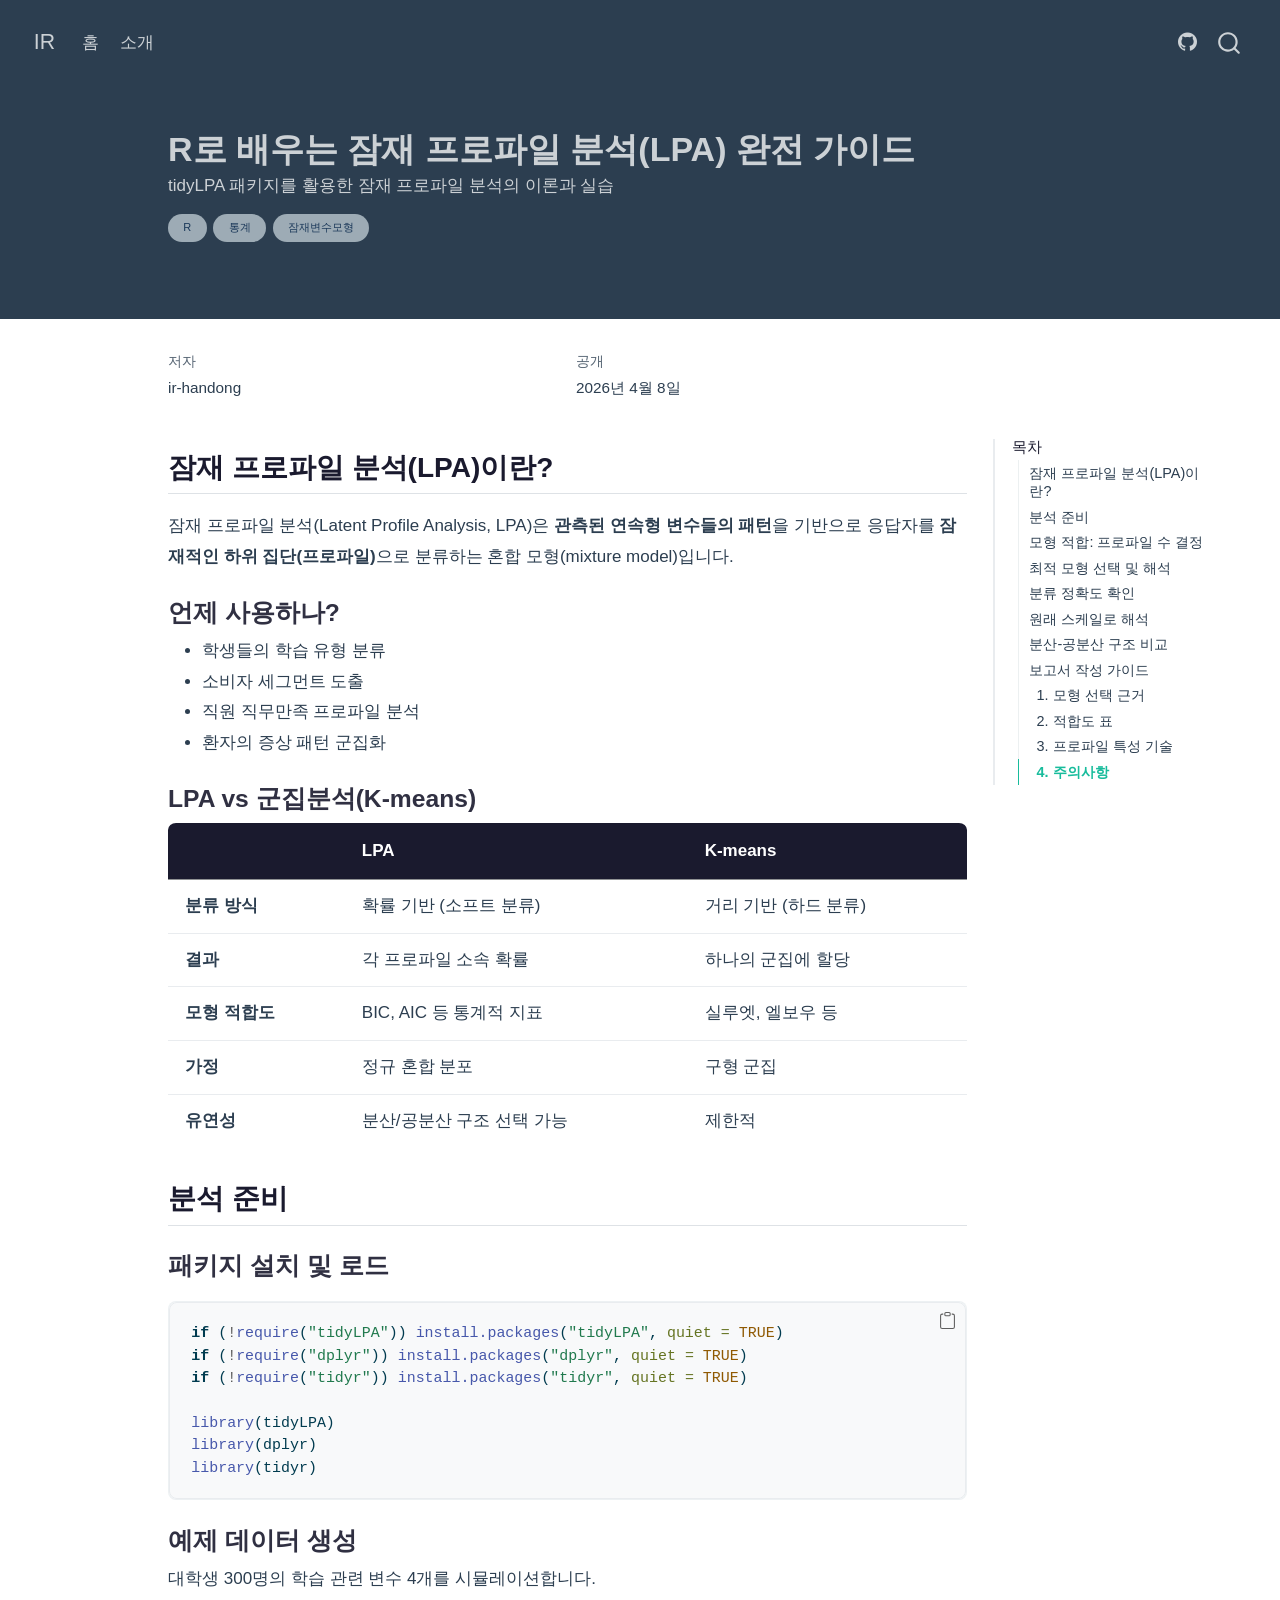
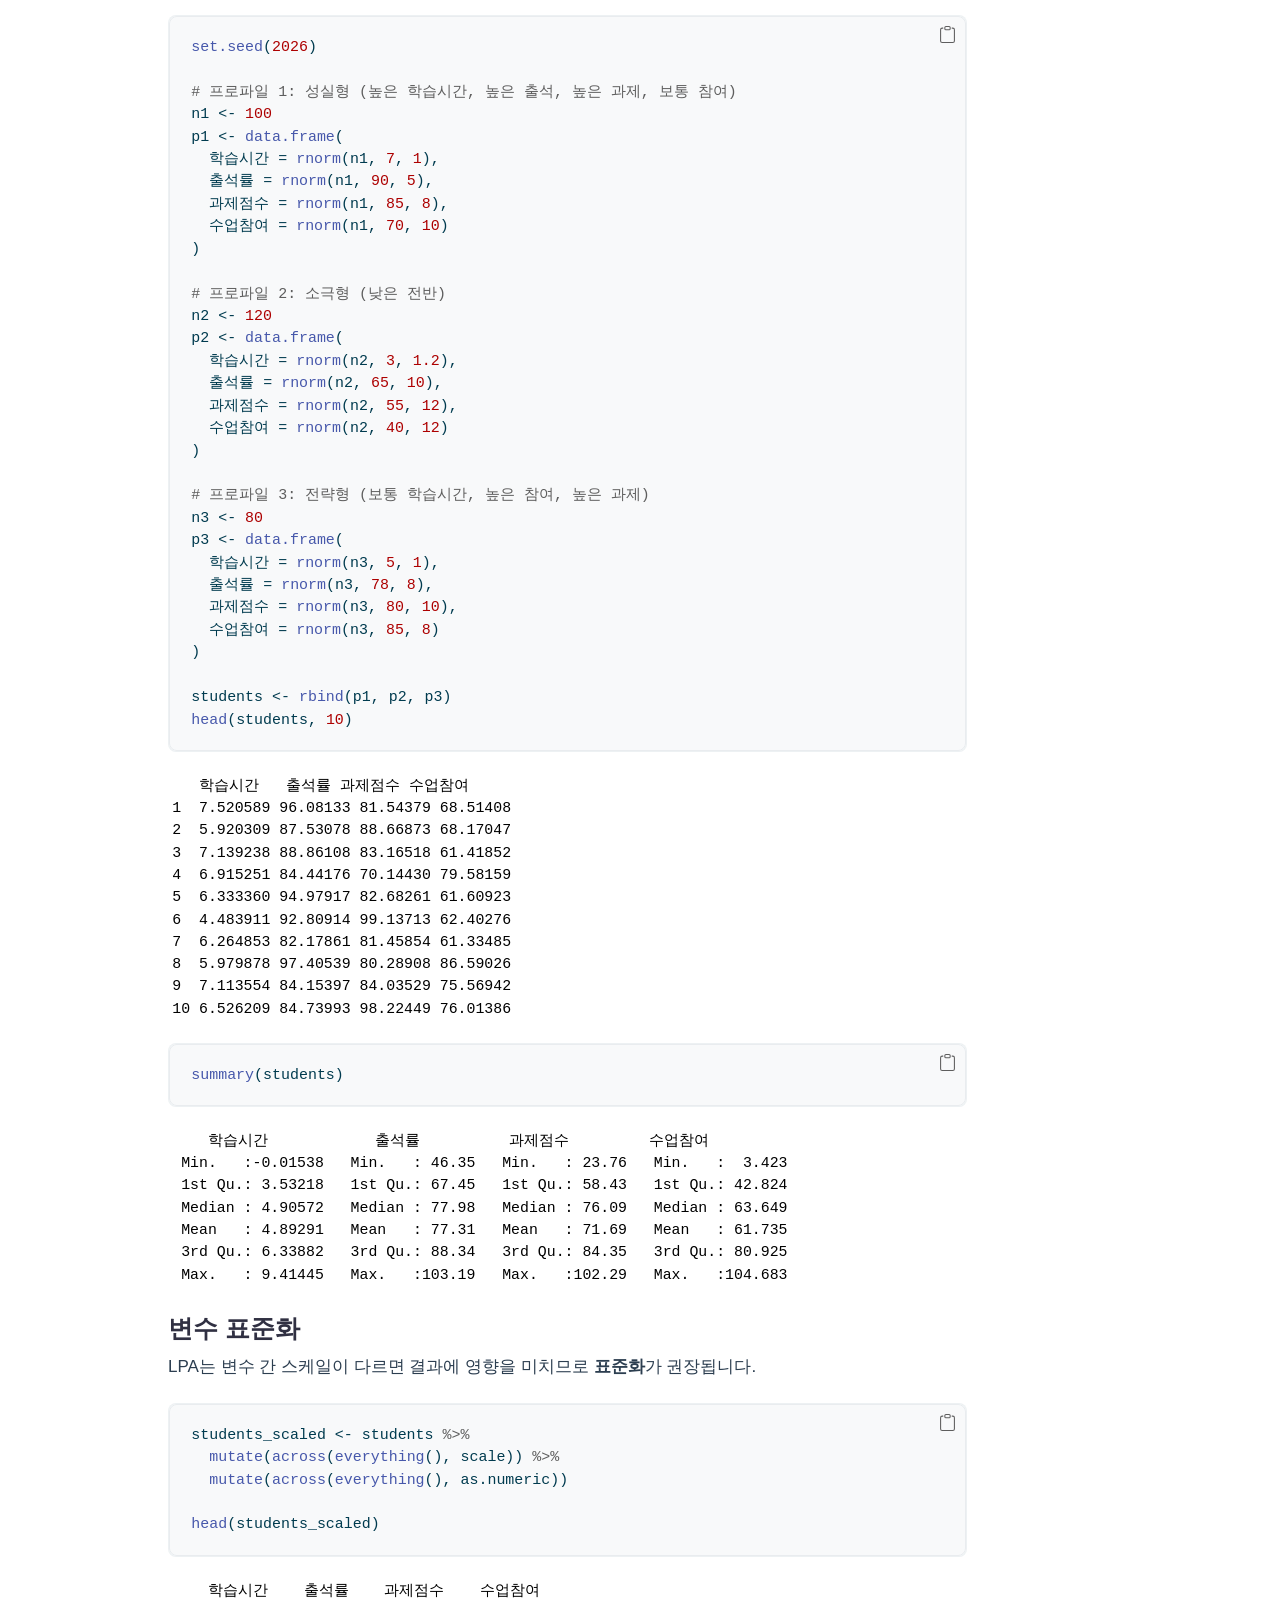
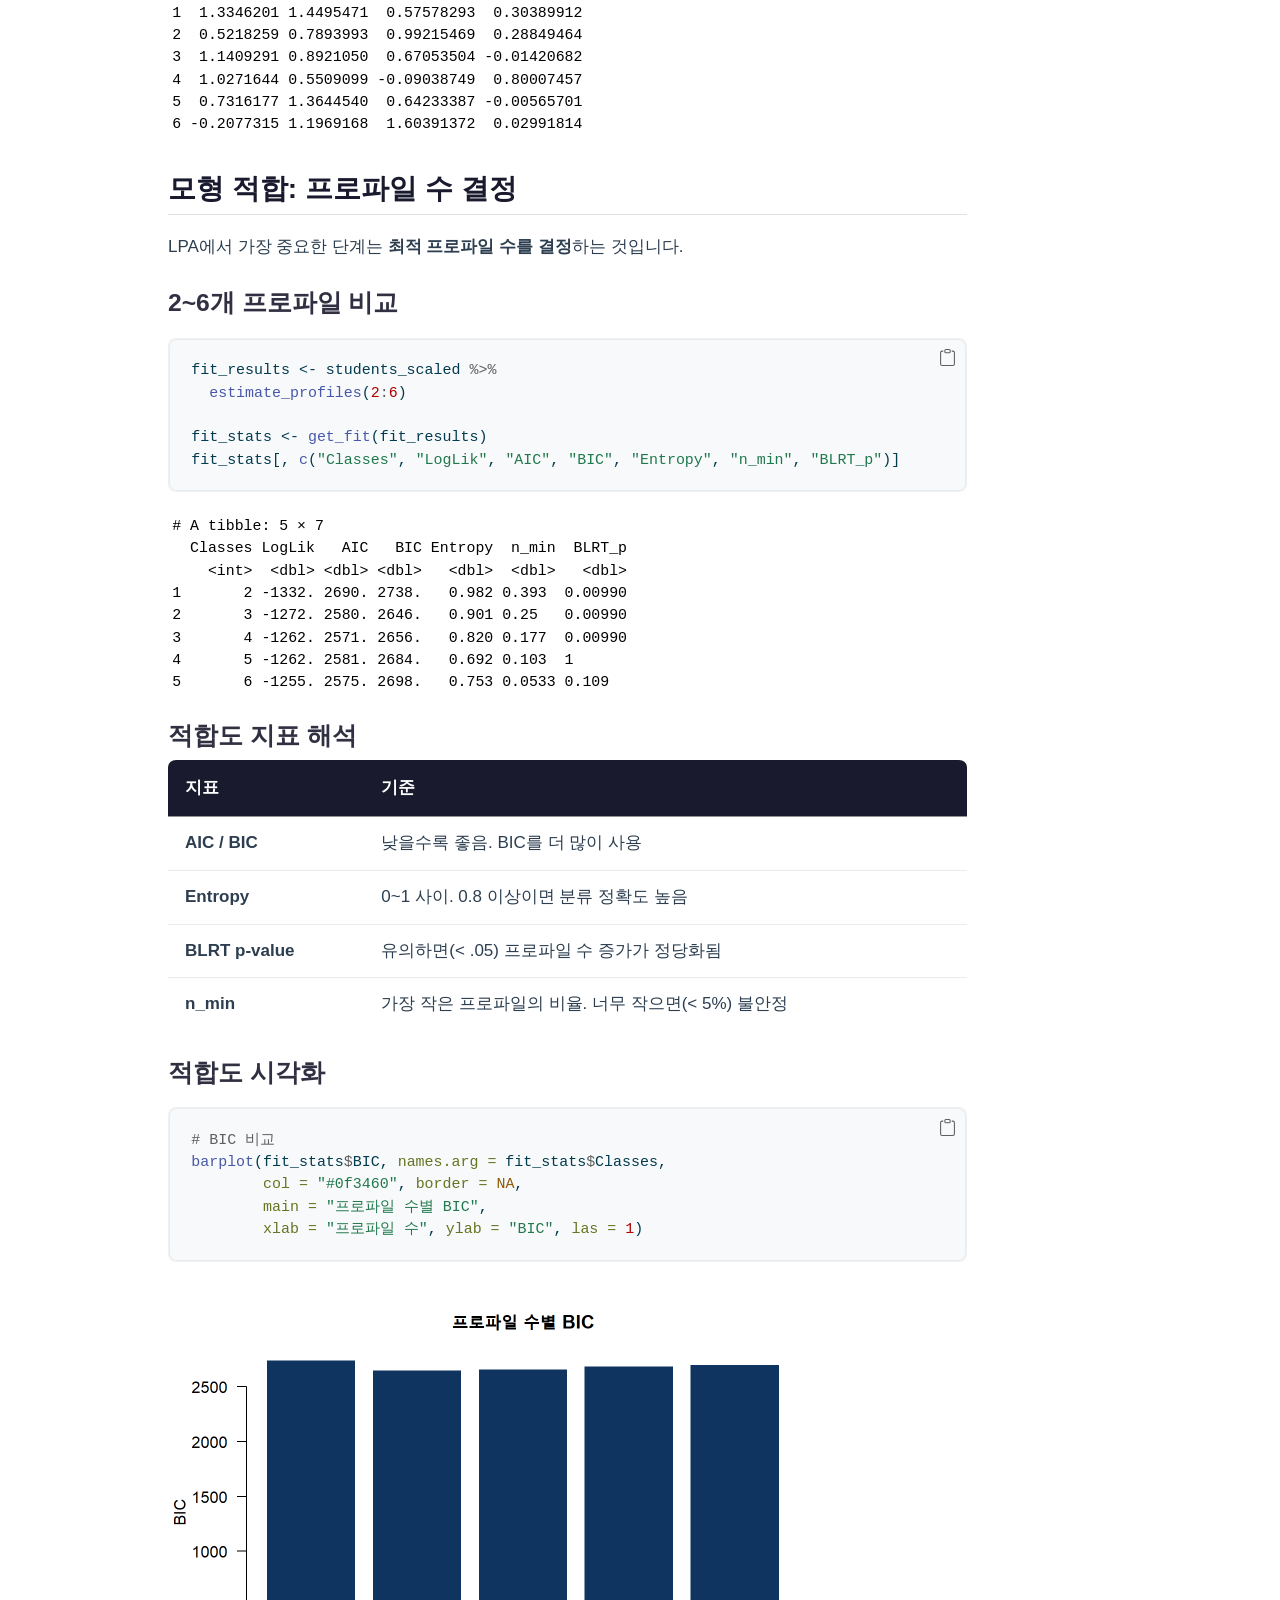
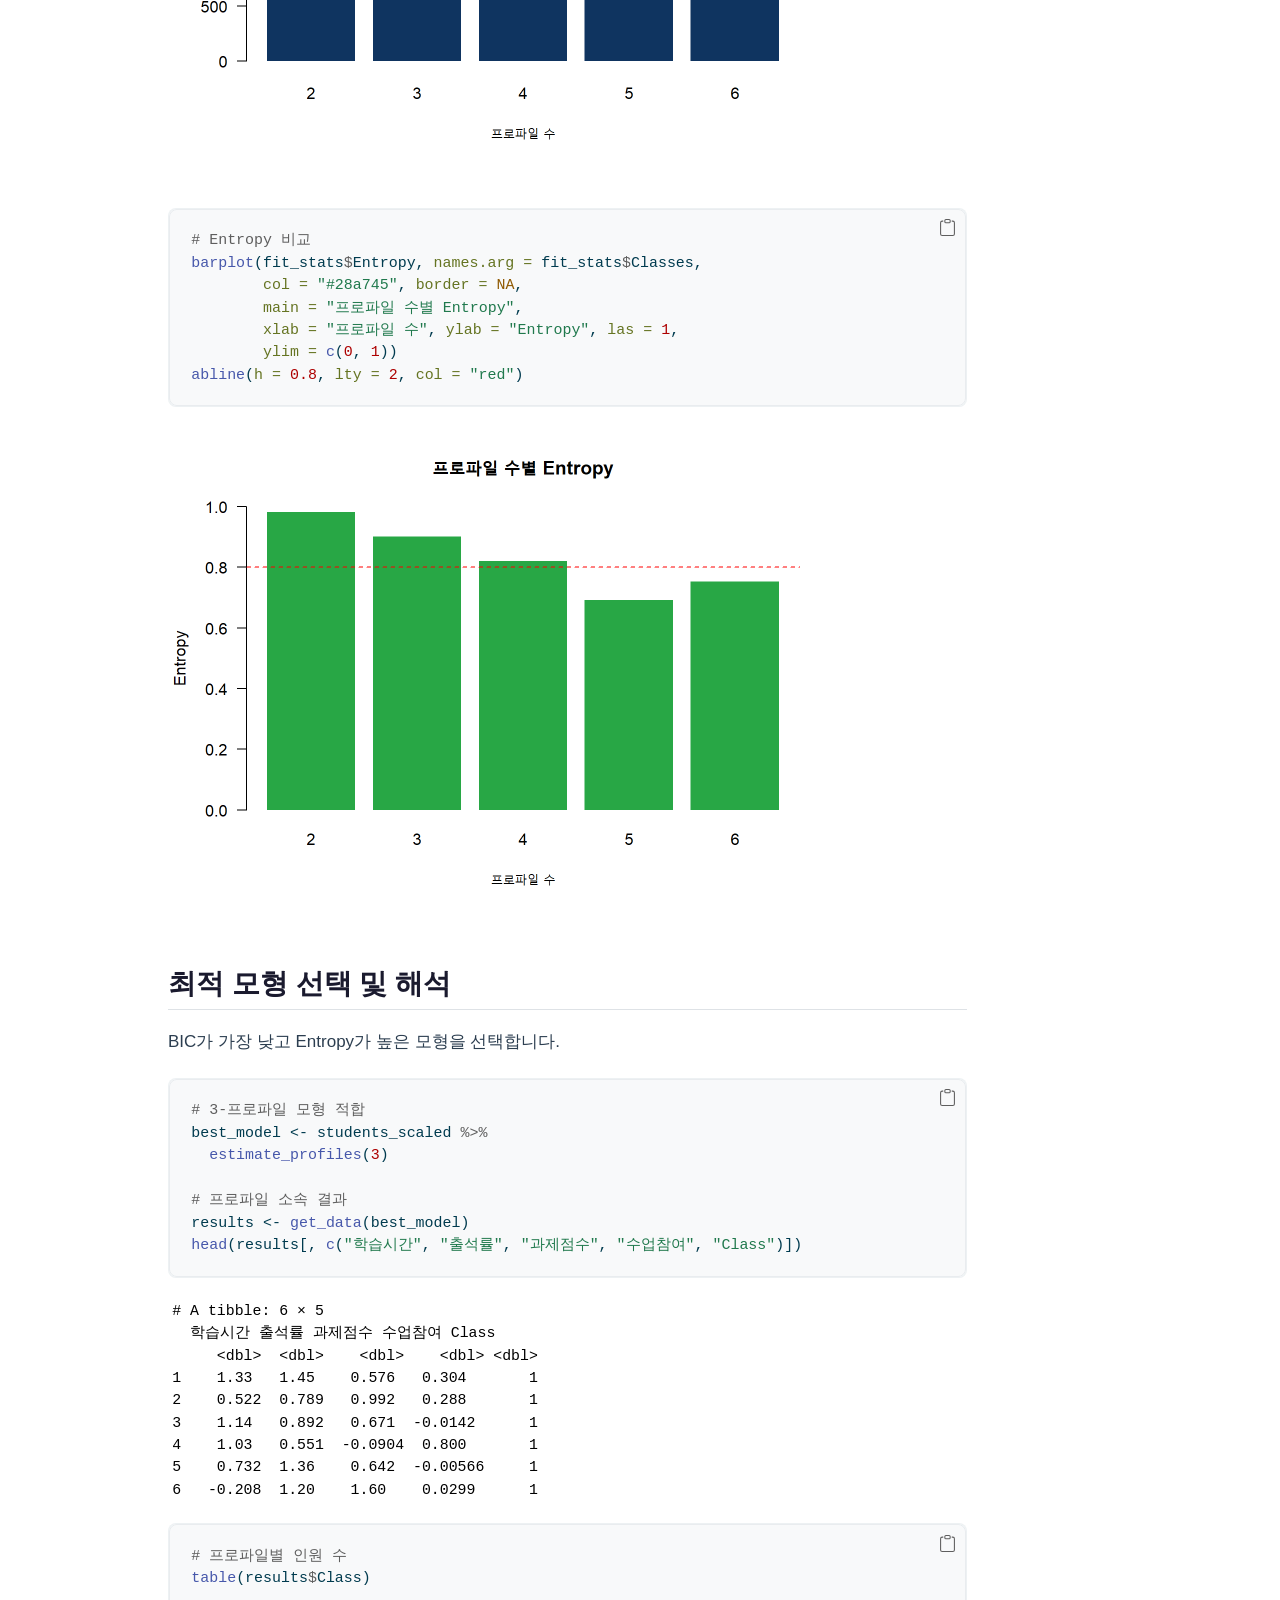
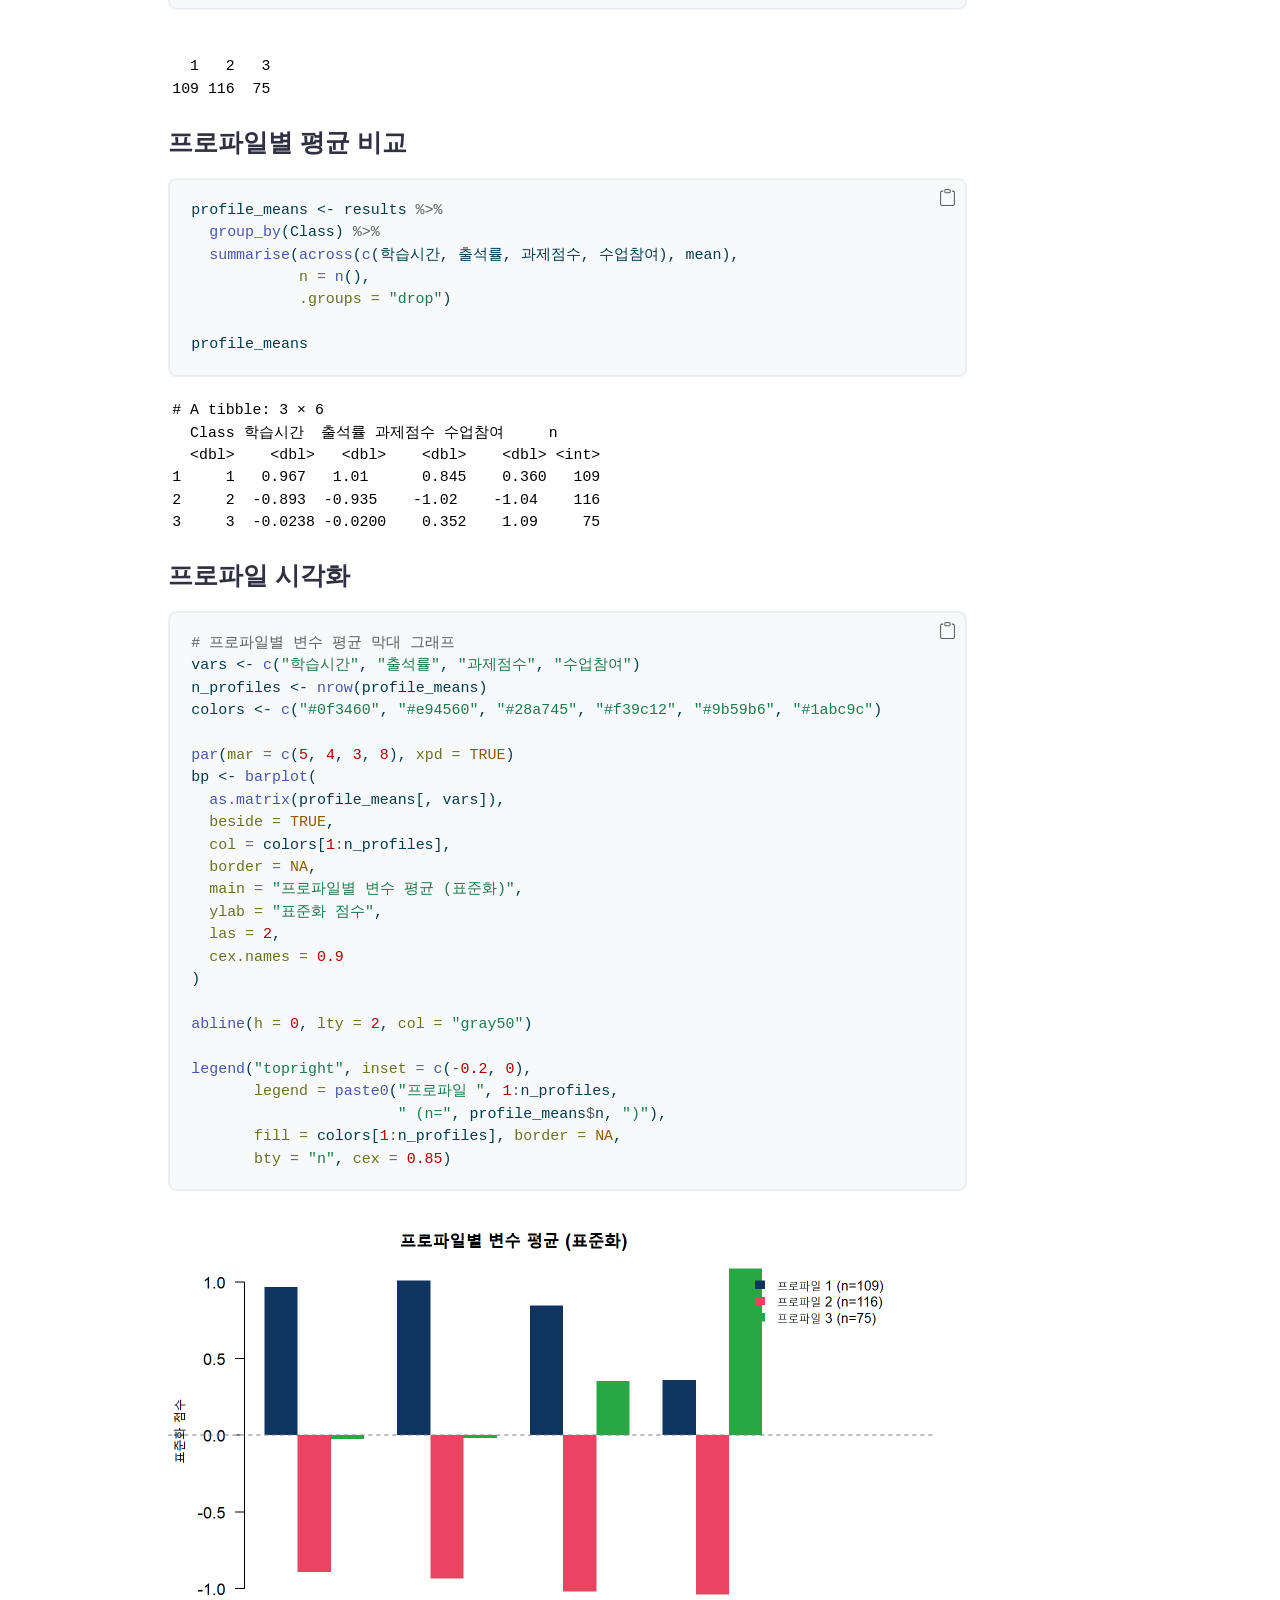
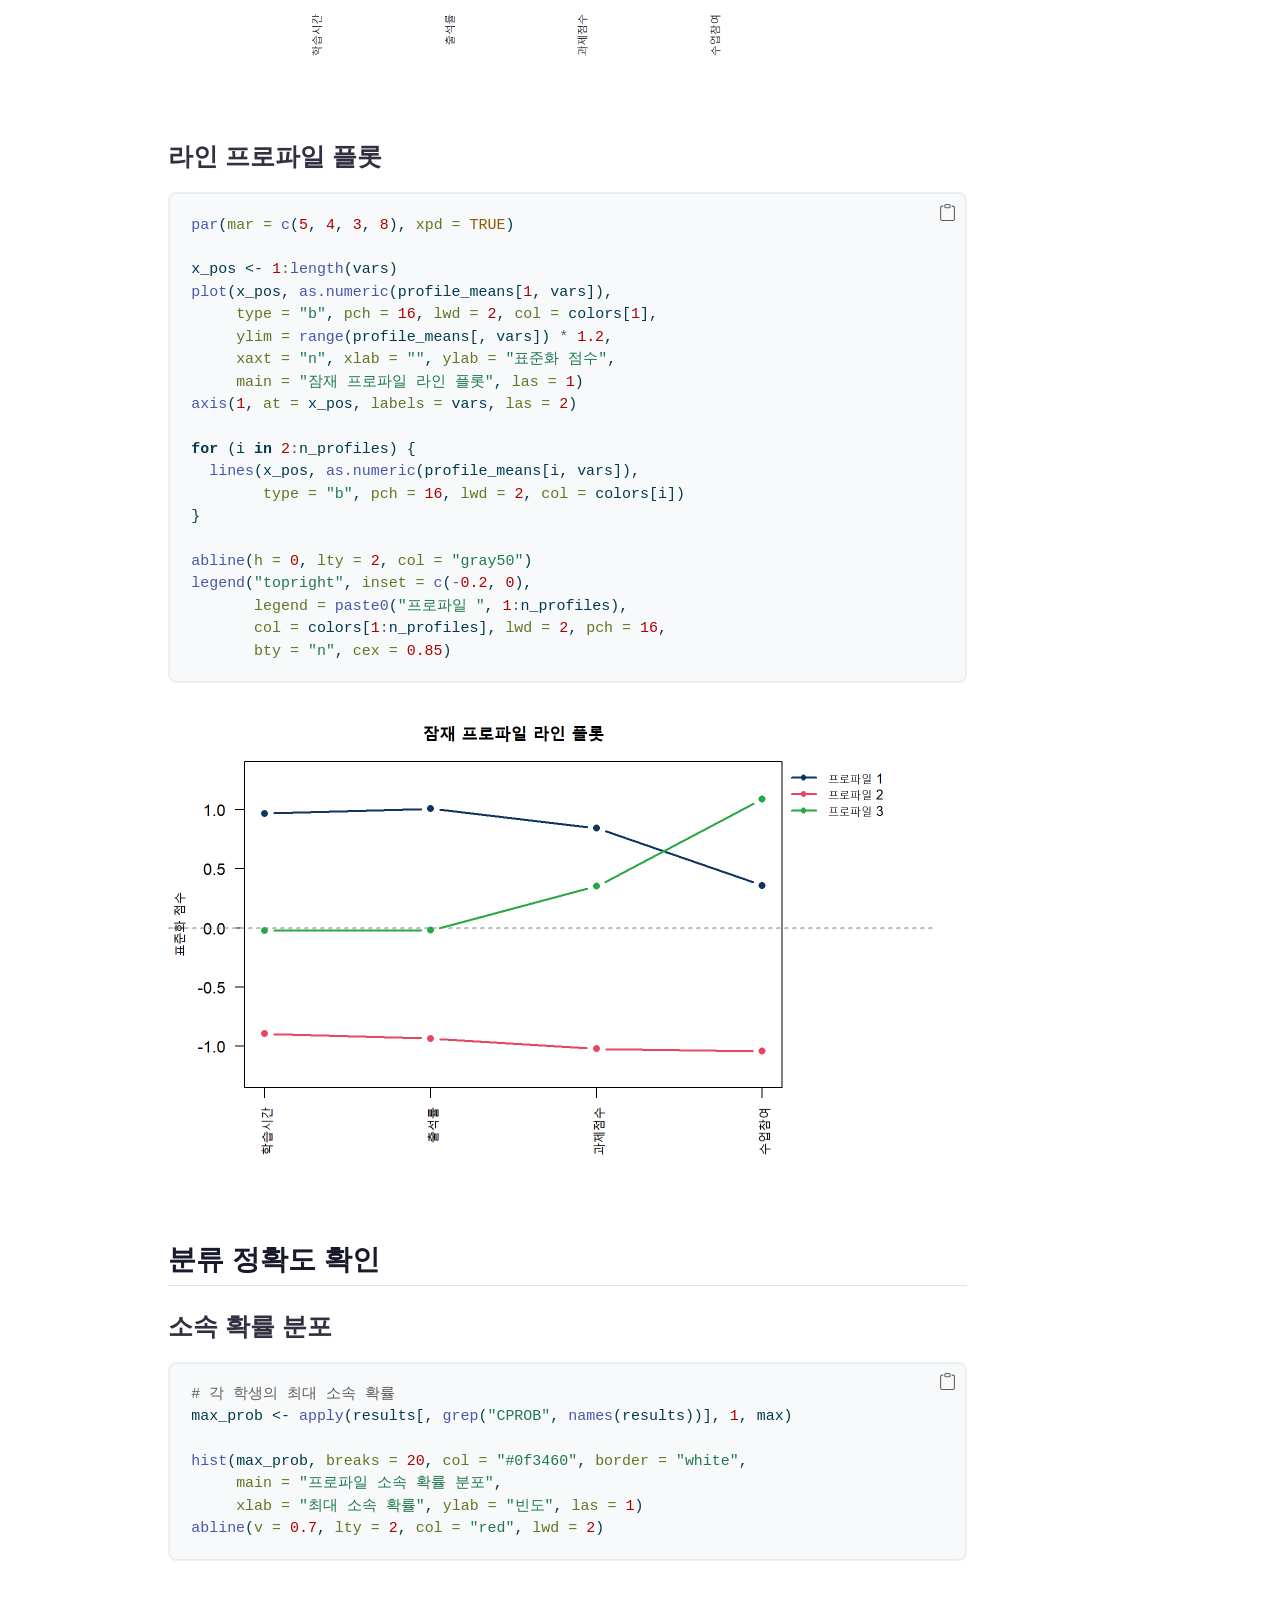
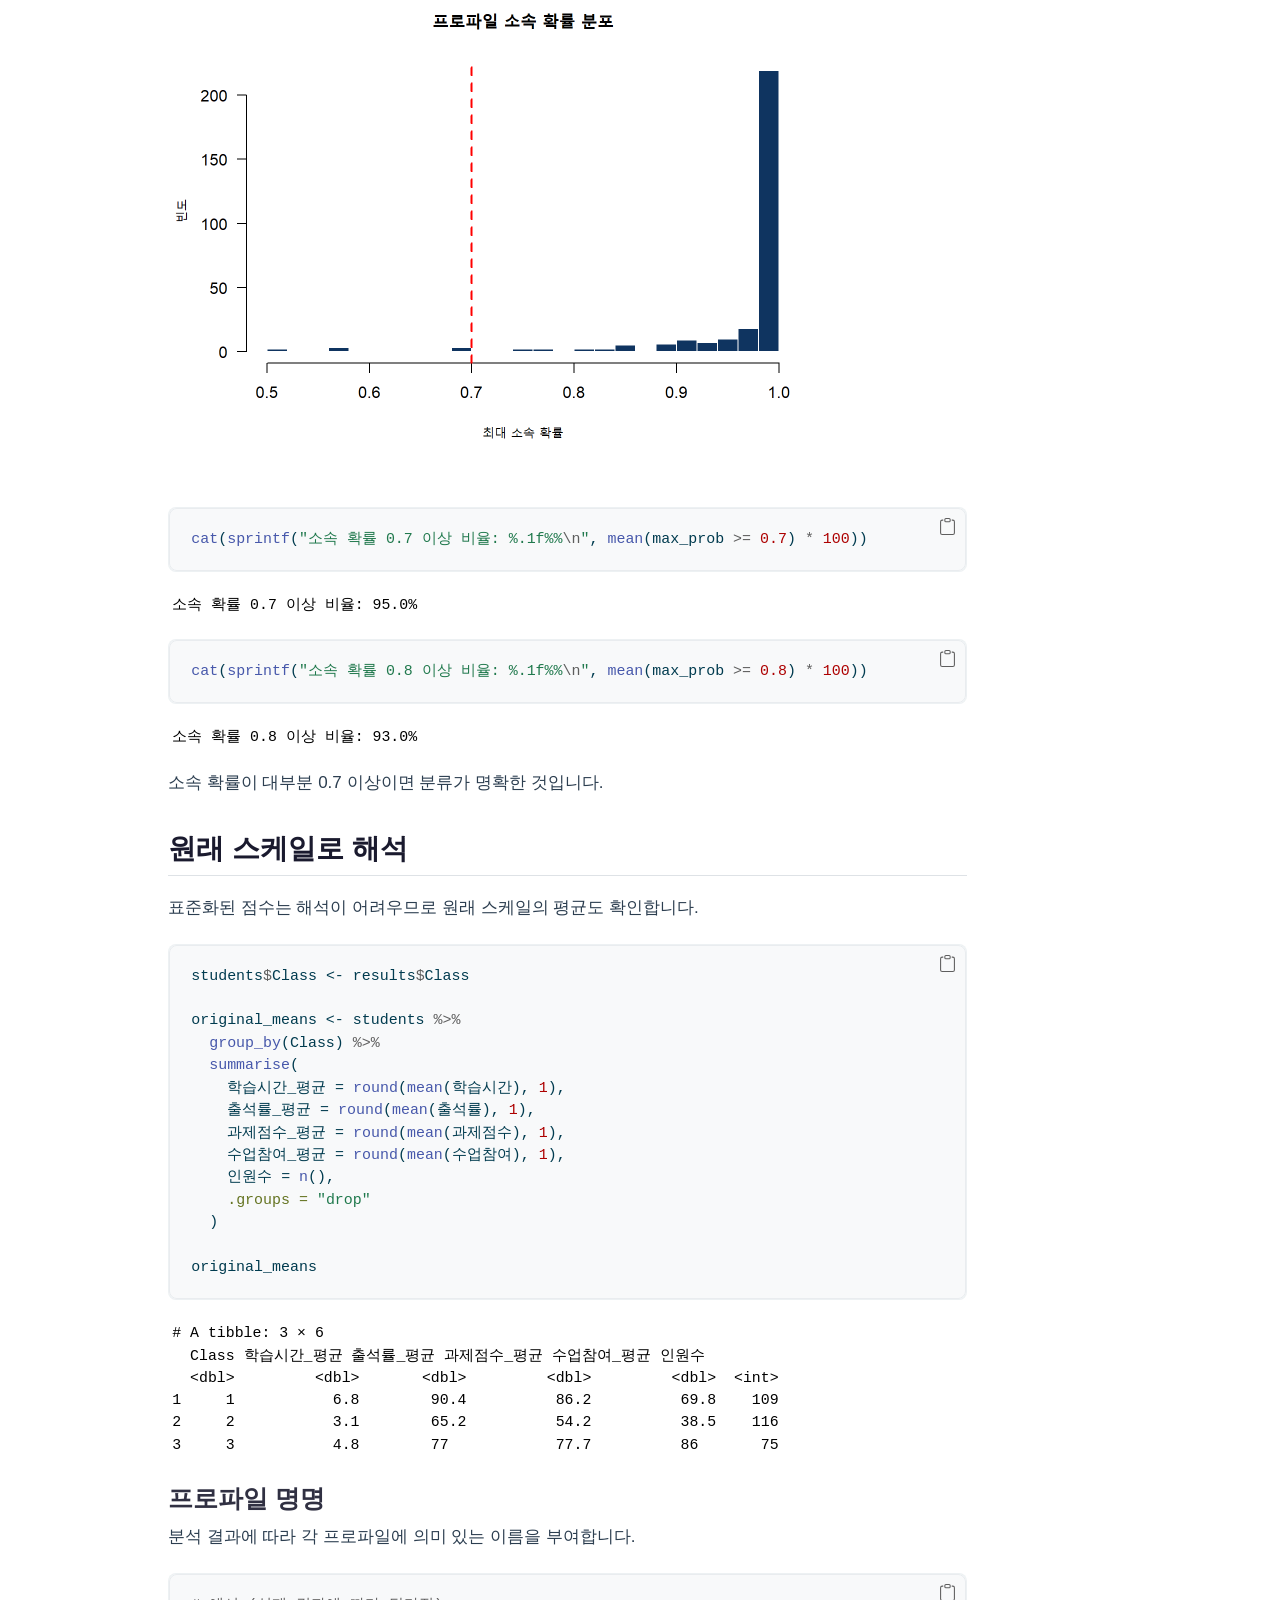
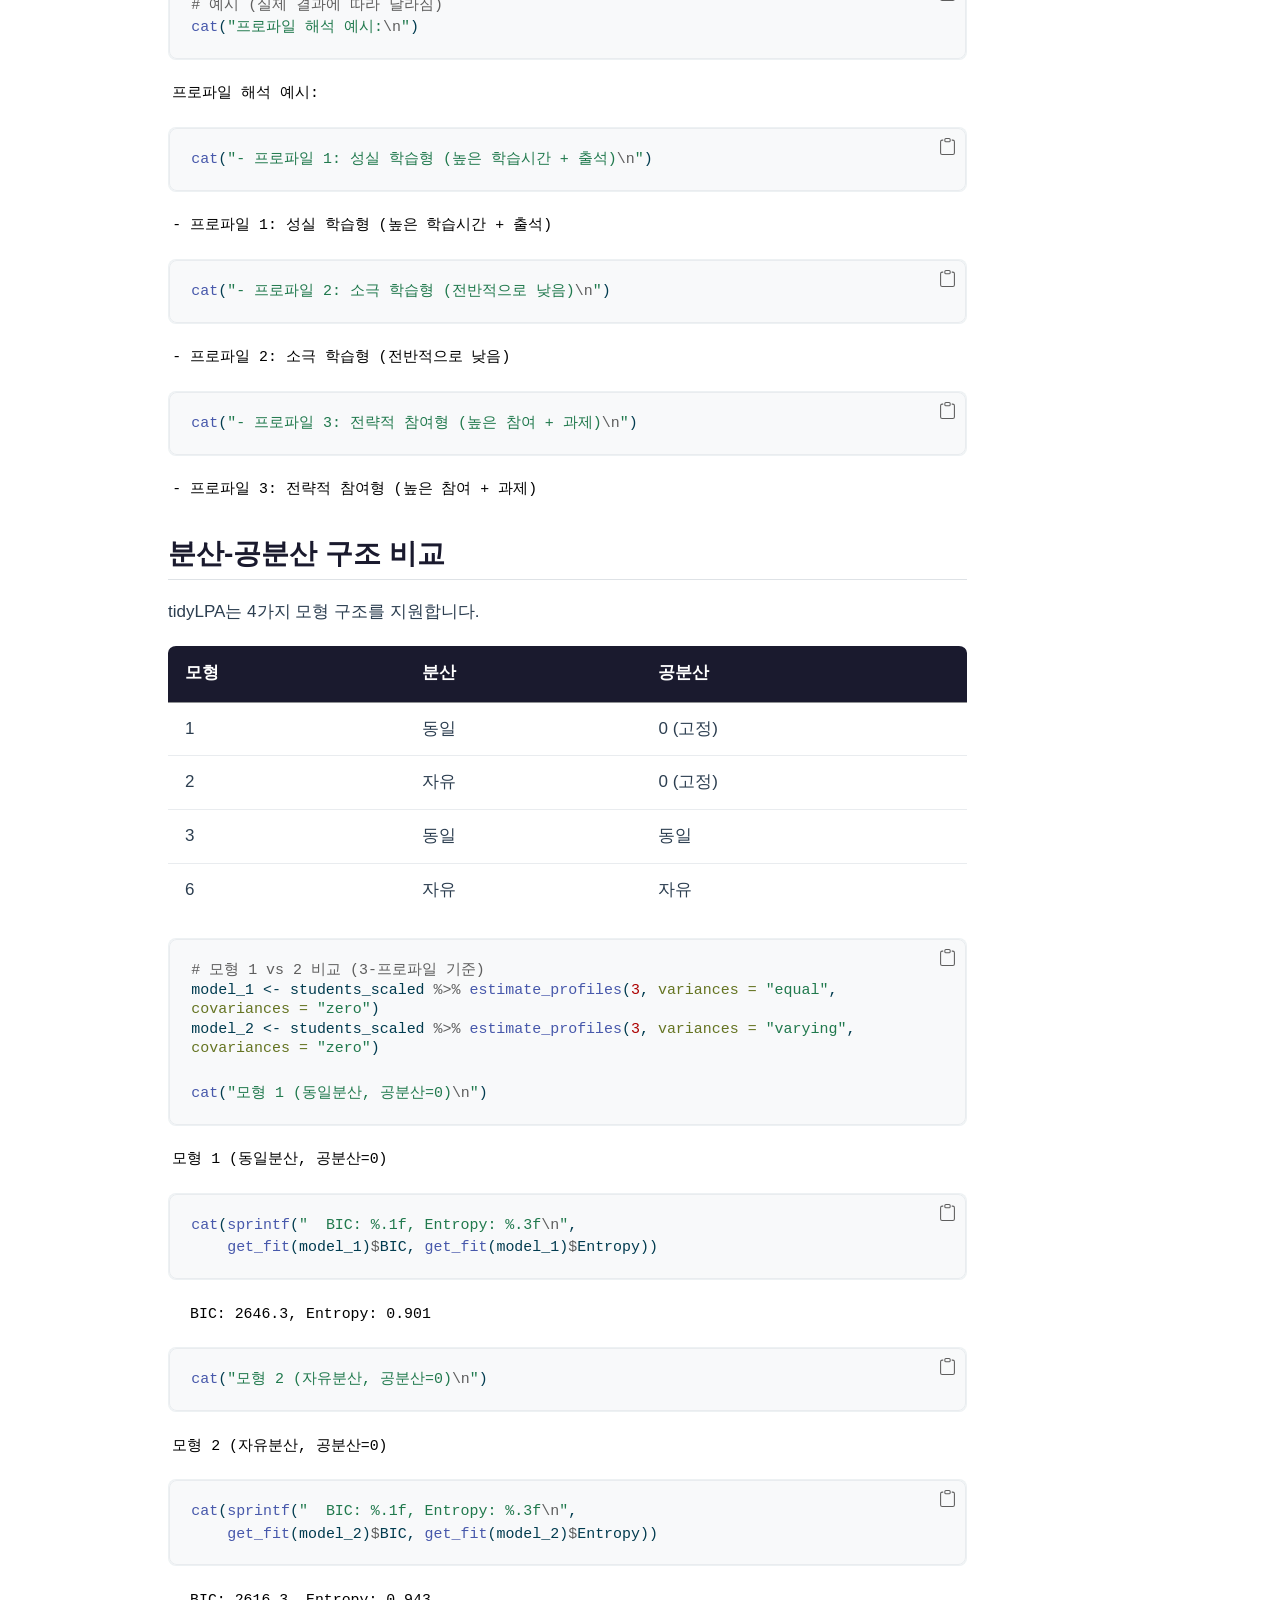
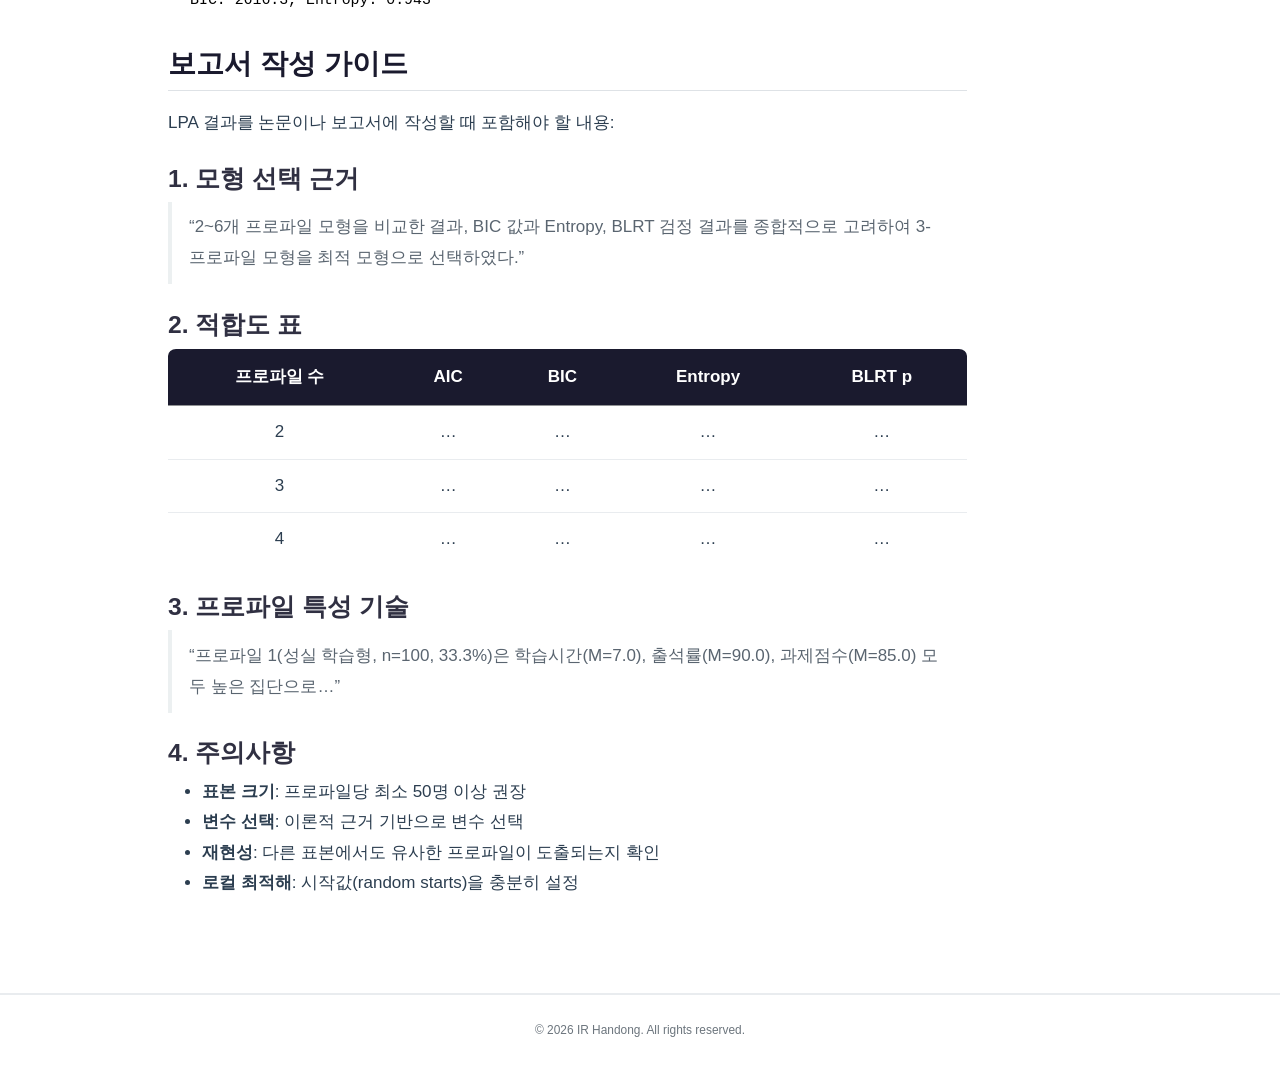
<file: docs/posts/latent-profile-analysis/index.html>
<!DOCTYPE html>
<html xmlns="http://www.w3.org/1999/xhtml" lang="ko" xml:lang="ko"><head>

<meta charset="utf-8">
<meta name="generator" content="quarto-1.8.25">

<meta name="viewport" content="width=device-width, initial-scale=1.0, user-scalable=yes">

<meta name="author" content="ir-handong">
<meta name="description" content="tidyLPA 패키지를 활용한 잠재 프로파일 분석의 이론과 실습">

<title>R로 배우는 잠재 프로파일 분석(LPA) 완전 가이드 – IR</title>
<style>
code{white-space: pre-wrap;}
span.smallcaps{font-variant: small-caps;}
div.columns{display: flex; gap: min(4vw, 1.5em);}
div.column{flex: auto; overflow-x: auto;}
div.hanging-indent{margin-left: 1.5em; text-indent: -1.5em;}
ul.task-list{list-style: none;}
ul.task-list li input[type="checkbox"] {
  width: 0.8em;
  margin: 0 0.8em 0.2em -1em; /* quarto-specific, see https://github.com/quarto-dev/quarto-cli/issues/4556 */ 
  vertical-align: middle;
}
/* CSS for syntax highlighting */
html { -webkit-text-size-adjust: 100%; }
pre > code.sourceCode { white-space: pre; position: relative; }
pre > code.sourceCode > span { display: inline-block; line-height: 1.25; }
pre > code.sourceCode > span:empty { height: 1.2em; }
.sourceCode { overflow: visible; }
code.sourceCode > span { color: inherit; text-decoration: inherit; }
div.sourceCode { margin: 1em 0; }
pre.sourceCode { margin: 0; }
@media screen {
div.sourceCode { overflow: auto; }
}
@media print {
pre > code.sourceCode { white-space: pre-wrap; }
pre > code.sourceCode > span { text-indent: -5em; padding-left: 5em; }
}
pre.numberSource code
  { counter-reset: source-line 0; }
pre.numberSource code > span
  { position: relative; left: -4em; counter-increment: source-line; }
pre.numberSource code > span > a:first-child::before
  { content: counter(source-line);
    position: relative; left: -1em; text-align: right; vertical-align: baseline;
    border: none; display: inline-block;
    -webkit-touch-callout: none; -webkit-user-select: none;
    -khtml-user-select: none; -moz-user-select: none;
    -ms-user-select: none; user-select: none;
    padding: 0 4px; width: 4em;
  }
pre.numberSource { margin-left: 3em;  padding-left: 4px; }
div.sourceCode
  {   }
@media screen {
pre > code.sourceCode > span > a:first-child::before { text-decoration: underline; }
}
</style>


<script src="../../site_libs/quarto-nav/quarto-nav.js"></script>
<script src="../../site_libs/quarto-nav/headroom.min.js"></script>
<script src="../../site_libs/clipboard/clipboard.min.js"></script>
<script src="../../site_libs/quarto-search/autocomplete.umd.js"></script>
<script src="../../site_libs/quarto-search/fuse.min.js"></script>
<script src="../../site_libs/quarto-search/quarto-search.js"></script>
<meta name="quarto:offset" content="../../">
<script src="../../site_libs/quarto-html/quarto.js" type="module"></script>
<script src="../../site_libs/quarto-html/tabsets/tabsets.js" type="module"></script>
<script src="../../site_libs/quarto-html/axe/axe-check.js" type="module"></script>
<script src="../../site_libs/quarto-html/popper.min.js"></script>
<script src="../../site_libs/quarto-html/tippy.umd.min.js"></script>
<script src="../../site_libs/quarto-html/anchor.min.js"></script>
<link href="../../site_libs/quarto-html/tippy.css" rel="stylesheet">
<link href="../../site_libs/quarto-html/quarto-syntax-highlighting-7b89279ff1a6dce999919e0e67d4d9ec.css" rel="stylesheet" id="quarto-text-highlighting-styles">
<script src="../../site_libs/bootstrap/bootstrap.min.js"></script>
<link href="../../site_libs/bootstrap/bootstrap-icons.css" rel="stylesheet">
<link href="../../site_libs/bootstrap/bootstrap-926a63e701ac4db0197fb72e96ef5285.min.css" rel="stylesheet" append-hash="true" id="quarto-bootstrap" data-mode="light">
<script id="quarto-search-options" type="application/json">{
  "location": "navbar",
  "copy-button": false,
  "collapse-after": 3,
  "panel-placement": "end",
  "type": "overlay",
  "limit": 50,
  "keyboard-shortcut": [
    "f",
    "/",
    "s"
  ],
  "show-item-context": false,
  "language": {
    "search-no-results-text": "일치 없음",
    "search-matching-documents-text": "일치된 문서",
    "search-copy-link-title": "검색 링크 복사",
    "search-hide-matches-text": "추가 검색 결과 숨기기",
    "search-more-match-text": "추가 검색결과",
    "search-more-matches-text": "추가 검색결과",
    "search-clear-button-title": "제거",
    "search-text-placeholder": "",
    "search-detached-cancel-button-title": "취소",
    "search-submit-button-title": "검색",
    "search-label": "검색"
  }
}</script>


<link rel="stylesheet" href="../../styles.css">
</head>

<body class="nav-fixed quarto-light">

<div id="quarto-search-results"></div>
  <header id="quarto-header" class="headroom fixed-top quarto-banner">
    <nav class="navbar navbar-expand-lg " data-bs-theme="dark">
      <div class="navbar-container container-fluid">
      <div class="navbar-brand-container mx-auto">
    <a href="../../index.html" class="navbar-brand navbar-brand-logo">
    </a>
    <a class="navbar-brand" href="../../index.html">
    <span class="navbar-title">IR</span>
    </a>
  </div>
            <div id="quarto-search" class="" title="검색"></div>
          <button class="navbar-toggler" type="button" data-bs-toggle="collapse" data-bs-target="#navbarCollapse" aria-controls="navbarCollapse" role="menu" aria-expanded="false" aria-label="탐색 전환" onclick="if (window.quartoToggleHeadroom) { window.quartoToggleHeadroom(); }">
  <span class="navbar-toggler-icon"></span>
</button>
          <div class="collapse navbar-collapse" id="navbarCollapse">
            <ul class="navbar-nav navbar-nav-scroll me-auto">
  <li class="nav-item">
    <a class="nav-link" href="../../index.html"> 
<span class="menu-text">홈</span></a>
  </li>  
  <li class="nav-item">
    <a class="nav-link" href="../../about.html"> 
<span class="menu-text">소개</span></a>
  </li>  
</ul>
            <ul class="navbar-nav navbar-nav-scroll ms-auto">
  <li class="nav-item compact">
    <a class="nav-link" href="https://github.com/ir-handong"> <i class="bi bi-github" role="img">
</i> 
<span class="menu-text"></span></a>
  </li>  
</ul>
          </div> <!-- /navcollapse -->
            <div class="quarto-navbar-tools">
</div>
      </div> <!-- /container-fluid -->
    </nav>
</header>
<!-- content -->
<header id="title-block-header" class="quarto-title-block default page-columns page-full">
  <div class="quarto-title-banner page-columns page-full">
    <div class="quarto-title column-body">
      <h1 class="title">R로 배우는 잠재 프로파일 분석(LPA) 완전 가이드</h1>
                  <div>
        <div class="description">
          tidyLPA 패키지를 활용한 잠재 프로파일 분석의 이론과 실습
        </div>
      </div>
                          <div class="quarto-categories">
                <div class="quarto-category">R</div>
                <div class="quarto-category">통계</div>
                <div class="quarto-category">잠재변수모형</div>
              </div>
                  </div>
  </div>
    
  
  <div class="quarto-title-meta">

      <div>
      <div class="quarto-title-meta-heading">저자</div>
      <div class="quarto-title-meta-contents">
               <p>ir-handong </p>
            </div>
    </div>
      
      <div>
      <div class="quarto-title-meta-heading">공개</div>
      <div class="quarto-title-meta-contents">
        <p class="date">2026년 4월 8일</p>
      </div>
    </div>
    
      
    </div>
    
  
  </header><div id="quarto-content" class="quarto-container page-columns page-rows-contents page-layout-article page-navbar">
<!-- sidebar -->
<!-- margin-sidebar -->
    <div id="quarto-margin-sidebar" class="sidebar margin-sidebar">
        <nav id="TOC" role="doc-toc" class="toc-active">
    <h2 id="toc-title">목차</h2>
   
  <ul>
  <li><a href="#잠재-프로파일-분석lpa이란" id="toc-잠재-프로파일-분석lpa이란" class="nav-link active" data-scroll-target="#잠재-프로파일-분석lpa이란">잠재 프로파일 분석(LPA)이란?</a>
  <ul class="collapse">
  <li><a href="#언제-사용하나" id="toc-언제-사용하나" class="nav-link" data-scroll-target="#언제-사용하나">언제 사용하나?</a></li>
  <li><a href="#lpa-vs-군집분석k-means" id="toc-lpa-vs-군집분석k-means" class="nav-link" data-scroll-target="#lpa-vs-군집분석k-means">LPA vs 군집분석(K-means)</a></li>
  </ul></li>
  <li><a href="#분석-준비" id="toc-분석-준비" class="nav-link" data-scroll-target="#분석-준비">분석 준비</a>
  <ul class="collapse">
  <li><a href="#패키지-설치-및-로드" id="toc-패키지-설치-및-로드" class="nav-link" data-scroll-target="#패키지-설치-및-로드">패키지 설치 및 로드</a></li>
  <li><a href="#예제-데이터-생성" id="toc-예제-데이터-생성" class="nav-link" data-scroll-target="#예제-데이터-생성">예제 데이터 생성</a></li>
  <li><a href="#변수-표준화" id="toc-변수-표준화" class="nav-link" data-scroll-target="#변수-표준화">변수 표준화</a></li>
  </ul></li>
  <li><a href="#모형-적합-프로파일-수-결정" id="toc-모형-적합-프로파일-수-결정" class="nav-link" data-scroll-target="#모형-적합-프로파일-수-결정">모형 적합: 프로파일 수 결정</a>
  <ul class="collapse">
  <li><a href="#개-프로파일-비교" id="toc-개-프로파일-비교" class="nav-link" data-scroll-target="#개-프로파일-비교">2~6개 프로파일 비교</a></li>
  <li><a href="#적합도-지표-해석" id="toc-적합도-지표-해석" class="nav-link" data-scroll-target="#적합도-지표-해석">적합도 지표 해석</a></li>
  <li><a href="#적합도-시각화" id="toc-적합도-시각화" class="nav-link" data-scroll-target="#적합도-시각화">적합도 시각화</a></li>
  </ul></li>
  <li><a href="#최적-모형-선택-및-해석" id="toc-최적-모형-선택-및-해석" class="nav-link" data-scroll-target="#최적-모형-선택-및-해석">최적 모형 선택 및 해석</a>
  <ul class="collapse">
  <li><a href="#프로파일별-평균-비교" id="toc-프로파일별-평균-비교" class="nav-link" data-scroll-target="#프로파일별-평균-비교">프로파일별 평균 비교</a></li>
  <li><a href="#프로파일-시각화" id="toc-프로파일-시각화" class="nav-link" data-scroll-target="#프로파일-시각화">프로파일 시각화</a></li>
  <li><a href="#라인-프로파일-플롯" id="toc-라인-프로파일-플롯" class="nav-link" data-scroll-target="#라인-프로파일-플롯">라인 프로파일 플롯</a></li>
  </ul></li>
  <li><a href="#분류-정확도-확인" id="toc-분류-정확도-확인" class="nav-link" data-scroll-target="#분류-정확도-확인">분류 정확도 확인</a>
  <ul class="collapse">
  <li><a href="#소속-확률-분포" id="toc-소속-확률-분포" class="nav-link" data-scroll-target="#소속-확률-분포">소속 확률 분포</a></li>
  </ul></li>
  <li><a href="#원래-스케일로-해석" id="toc-원래-스케일로-해석" class="nav-link" data-scroll-target="#원래-스케일로-해석">원래 스케일로 해석</a>
  <ul class="collapse">
  <li><a href="#프로파일-명명" id="toc-프로파일-명명" class="nav-link" data-scroll-target="#프로파일-명명">프로파일 명명</a></li>
  </ul></li>
  <li><a href="#분산-공분산-구조-비교" id="toc-분산-공분산-구조-비교" class="nav-link" data-scroll-target="#분산-공분산-구조-비교">분산-공분산 구조 비교</a></li>
  <li><a href="#보고서-작성-가이드" id="toc-보고서-작성-가이드" class="nav-link" data-scroll-target="#보고서-작성-가이드">보고서 작성 가이드</a>
  <ul class="collapse">
  <li><a href="#모형-선택-근거" id="toc-모형-선택-근거" class="nav-link" data-scroll-target="#모형-선택-근거">1. 모형 선택 근거</a></li>
  <li><a href="#적합도-표" id="toc-적합도-표" class="nav-link" data-scroll-target="#적합도-표">2. 적합도 표</a></li>
  <li><a href="#프로파일-특성-기술" id="toc-프로파일-특성-기술" class="nav-link" data-scroll-target="#프로파일-특성-기술">3. 프로파일 특성 기술</a></li>
  <li><a href="#주의사항" id="toc-주의사항" class="nav-link" data-scroll-target="#주의사항">4. 주의사항</a></li>
  </ul></li>
  </ul>
</nav>
    </div>
<!-- main -->
<main class="content quarto-banner-title-block" id="quarto-document-content">





<section id="잠재-프로파일-분석lpa이란" class="level2">
<h2 class="anchored" data-anchor-id="잠재-프로파일-분석lpa이란">잠재 프로파일 분석(LPA)이란?</h2>
<p>잠재 프로파일 분석(Latent Profile Analysis, LPA)은 <strong>관측된 연속형 변수들의 패턴</strong>을 기반으로 응답자를 <strong>잠재적인 하위 집단(프로파일)</strong>으로 분류하는 혼합 모형(mixture model)입니다.</p>
<section id="언제-사용하나" class="level3">
<h3 class="anchored" data-anchor-id="언제-사용하나">언제 사용하나?</h3>
<ul>
<li>학생들의 학습 유형 분류</li>
<li>소비자 세그먼트 도출</li>
<li>직원 직무만족 프로파일 분석</li>
<li>환자의 증상 패턴 군집화</li>
</ul>
</section>
<section id="lpa-vs-군집분석k-means" class="level3">
<h3 class="anchored" data-anchor-id="lpa-vs-군집분석k-means">LPA vs 군집분석(K-means)</h3>
<table class="caption-top table">
<thead>
<tr class="header">
<th></th>
<th>LPA</th>
<th>K-means</th>
</tr>
</thead>
<tbody>
<tr class="odd">
<td><strong>분류 방식</strong></td>
<td>확률 기반 (소프트 분류)</td>
<td>거리 기반 (하드 분류)</td>
</tr>
<tr class="even">
<td><strong>결과</strong></td>
<td>각 프로파일 소속 확률</td>
<td>하나의 군집에 할당</td>
</tr>
<tr class="odd">
<td><strong>모형 적합도</strong></td>
<td>BIC, AIC 등 통계적 지표</td>
<td>실루엣, 엘보우 등</td>
</tr>
<tr class="even">
<td><strong>가정</strong></td>
<td>정규 혼합 분포</td>
<td>구형 군집</td>
</tr>
<tr class="odd">
<td><strong>유연성</strong></td>
<td>분산/공분산 구조 선택 가능</td>
<td>제한적</td>
</tr>
</tbody>
</table>
</section>
</section>
<section id="분석-준비" class="level2">
<h2 class="anchored" data-anchor-id="분석-준비">분석 준비</h2>
<section id="패키지-설치-및-로드" class="level3">
<h3 class="anchored" data-anchor-id="패키지-설치-및-로드">패키지 설치 및 로드</h3>
<div class="cell">
<div class="code-copy-outer-scaffold"><div class="sourceCode cell-code" id="cb1"><pre class="sourceCode r code-with-copy"><code class="sourceCode r"><span id="cb1-1"><a href="#cb1-1" aria-hidden="true" tabindex="-1"></a><span class="cf">if</span> (<span class="sc">!</span><span class="fu">require</span>(<span class="st">"tidyLPA"</span>)) <span class="fu">install.packages</span>(<span class="st">"tidyLPA"</span>, <span class="at">quiet =</span> <span class="cn">TRUE</span>)</span>
<span id="cb1-2"><a href="#cb1-2" aria-hidden="true" tabindex="-1"></a><span class="cf">if</span> (<span class="sc">!</span><span class="fu">require</span>(<span class="st">"dplyr"</span>)) <span class="fu">install.packages</span>(<span class="st">"dplyr"</span>, <span class="at">quiet =</span> <span class="cn">TRUE</span>)</span>
<span id="cb1-3"><a href="#cb1-3" aria-hidden="true" tabindex="-1"></a><span class="cf">if</span> (<span class="sc">!</span><span class="fu">require</span>(<span class="st">"tidyr"</span>)) <span class="fu">install.packages</span>(<span class="st">"tidyr"</span>, <span class="at">quiet =</span> <span class="cn">TRUE</span>)</span>
<span id="cb1-4"><a href="#cb1-4" aria-hidden="true" tabindex="-1"></a></span>
<span id="cb1-5"><a href="#cb1-5" aria-hidden="true" tabindex="-1"></a><span class="fu">library</span>(tidyLPA)</span>
<span id="cb1-6"><a href="#cb1-6" aria-hidden="true" tabindex="-1"></a><span class="fu">library</span>(dplyr)</span>
<span id="cb1-7"><a href="#cb1-7" aria-hidden="true" tabindex="-1"></a><span class="fu">library</span>(tidyr)</span></code></pre></div><button title="클립보드 복사" class="code-copy-button"><i class="bi"></i></button></div>
</div>
</section>
<section id="예제-데이터-생성" class="level3">
<h3 class="anchored" data-anchor-id="예제-데이터-생성">예제 데이터 생성</h3>
<p>대학생 300명의 학습 관련 변수 4개를 시뮬레이션합니다.</p>
<div class="cell">
<div class="code-copy-outer-scaffold"><div class="sourceCode cell-code" id="cb2"><pre class="sourceCode r code-with-copy"><code class="sourceCode r"><span id="cb2-1"><a href="#cb2-1" aria-hidden="true" tabindex="-1"></a><span class="fu">set.seed</span>(<span class="dv">2026</span>)</span>
<span id="cb2-2"><a href="#cb2-2" aria-hidden="true" tabindex="-1"></a></span>
<span id="cb2-3"><a href="#cb2-3" aria-hidden="true" tabindex="-1"></a><span class="co"># 프로파일 1: 성실형 (높은 학습시간, 높은 출석, 높은 과제, 보통 참여)</span></span>
<span id="cb2-4"><a href="#cb2-4" aria-hidden="true" tabindex="-1"></a>n1 <span class="ot">&lt;-</span> <span class="dv">100</span></span>
<span id="cb2-5"><a href="#cb2-5" aria-hidden="true" tabindex="-1"></a>p1 <span class="ot">&lt;-</span> <span class="fu">data.frame</span>(</span>
<span id="cb2-6"><a href="#cb2-6" aria-hidden="true" tabindex="-1"></a>  학습시간 <span class="ot">=</span> <span class="fu">rnorm</span>(n1, <span class="dv">7</span>, <span class="dv">1</span>),</span>
<span id="cb2-7"><a href="#cb2-7" aria-hidden="true" tabindex="-1"></a>  출석률 <span class="ot">=</span> <span class="fu">rnorm</span>(n1, <span class="dv">90</span>, <span class="dv">5</span>),</span>
<span id="cb2-8"><a href="#cb2-8" aria-hidden="true" tabindex="-1"></a>  과제점수 <span class="ot">=</span> <span class="fu">rnorm</span>(n1, <span class="dv">85</span>, <span class="dv">8</span>),</span>
<span id="cb2-9"><a href="#cb2-9" aria-hidden="true" tabindex="-1"></a>  수업참여 <span class="ot">=</span> <span class="fu">rnorm</span>(n1, <span class="dv">70</span>, <span class="dv">10</span>)</span>
<span id="cb2-10"><a href="#cb2-10" aria-hidden="true" tabindex="-1"></a>)</span>
<span id="cb2-11"><a href="#cb2-11" aria-hidden="true" tabindex="-1"></a></span>
<span id="cb2-12"><a href="#cb2-12" aria-hidden="true" tabindex="-1"></a><span class="co"># 프로파일 2: 소극형 (낮은 전반)</span></span>
<span id="cb2-13"><a href="#cb2-13" aria-hidden="true" tabindex="-1"></a>n2 <span class="ot">&lt;-</span> <span class="dv">120</span></span>
<span id="cb2-14"><a href="#cb2-14" aria-hidden="true" tabindex="-1"></a>p2 <span class="ot">&lt;-</span> <span class="fu">data.frame</span>(</span>
<span id="cb2-15"><a href="#cb2-15" aria-hidden="true" tabindex="-1"></a>  학습시간 <span class="ot">=</span> <span class="fu">rnorm</span>(n2, <span class="dv">3</span>, <span class="fl">1.2</span>),</span>
<span id="cb2-16"><a href="#cb2-16" aria-hidden="true" tabindex="-1"></a>  출석률 <span class="ot">=</span> <span class="fu">rnorm</span>(n2, <span class="dv">65</span>, <span class="dv">10</span>),</span>
<span id="cb2-17"><a href="#cb2-17" aria-hidden="true" tabindex="-1"></a>  과제점수 <span class="ot">=</span> <span class="fu">rnorm</span>(n2, <span class="dv">55</span>, <span class="dv">12</span>),</span>
<span id="cb2-18"><a href="#cb2-18" aria-hidden="true" tabindex="-1"></a>  수업참여 <span class="ot">=</span> <span class="fu">rnorm</span>(n2, <span class="dv">40</span>, <span class="dv">12</span>)</span>
<span id="cb2-19"><a href="#cb2-19" aria-hidden="true" tabindex="-1"></a>)</span>
<span id="cb2-20"><a href="#cb2-20" aria-hidden="true" tabindex="-1"></a></span>
<span id="cb2-21"><a href="#cb2-21" aria-hidden="true" tabindex="-1"></a><span class="co"># 프로파일 3: 전략형 (보통 학습시간, 높은 참여, 높은 과제)</span></span>
<span id="cb2-22"><a href="#cb2-22" aria-hidden="true" tabindex="-1"></a>n3 <span class="ot">&lt;-</span> <span class="dv">80</span></span>
<span id="cb2-23"><a href="#cb2-23" aria-hidden="true" tabindex="-1"></a>p3 <span class="ot">&lt;-</span> <span class="fu">data.frame</span>(</span>
<span id="cb2-24"><a href="#cb2-24" aria-hidden="true" tabindex="-1"></a>  학습시간 <span class="ot">=</span> <span class="fu">rnorm</span>(n3, <span class="dv">5</span>, <span class="dv">1</span>),</span>
<span id="cb2-25"><a href="#cb2-25" aria-hidden="true" tabindex="-1"></a>  출석률 <span class="ot">=</span> <span class="fu">rnorm</span>(n3, <span class="dv">78</span>, <span class="dv">8</span>),</span>
<span id="cb2-26"><a href="#cb2-26" aria-hidden="true" tabindex="-1"></a>  과제점수 <span class="ot">=</span> <span class="fu">rnorm</span>(n3, <span class="dv">80</span>, <span class="dv">10</span>),</span>
<span id="cb2-27"><a href="#cb2-27" aria-hidden="true" tabindex="-1"></a>  수업참여 <span class="ot">=</span> <span class="fu">rnorm</span>(n3, <span class="dv">85</span>, <span class="dv">8</span>)</span>
<span id="cb2-28"><a href="#cb2-28" aria-hidden="true" tabindex="-1"></a>)</span>
<span id="cb2-29"><a href="#cb2-29" aria-hidden="true" tabindex="-1"></a></span>
<span id="cb2-30"><a href="#cb2-30" aria-hidden="true" tabindex="-1"></a>students <span class="ot">&lt;-</span> <span class="fu">rbind</span>(p1, p2, p3)</span>
<span id="cb2-31"><a href="#cb2-31" aria-hidden="true" tabindex="-1"></a><span class="fu">head</span>(students, <span class="dv">10</span>)</span></code></pre></div><button title="클립보드 복사" class="code-copy-button"><i class="bi"></i></button></div>
<div class="cell-output cell-output-stdout">
<pre><code>   학습시간   출석률 과제점수 수업참여
1  7.520589 96.08133 81.54379 68.51408
2  5.920309 87.53078 88.66873 68.17047
3  7.139238 88.86108 83.16518 61.41852
4  6.915251 84.44176 70.14430 79.58159
5  6.333360 94.97917 82.68261 61.60923
6  4.483911 92.80914 99.13713 62.40276
7  6.264853 82.17861 81.45854 61.33485
8  5.979878 97.40539 80.28908 86.59026
9  7.113554 84.15397 84.03529 75.56942
10 6.526209 84.73993 98.22449 76.01386</code></pre>
</div>
<div class="code-copy-outer-scaffold"><div class="sourceCode cell-code" id="cb4"><pre class="sourceCode r code-with-copy"><code class="sourceCode r"><span id="cb4-1"><a href="#cb4-1" aria-hidden="true" tabindex="-1"></a><span class="fu">summary</span>(students)</span></code></pre></div><button title="클립보드 복사" class="code-copy-button"><i class="bi"></i></button></div>
<div class="cell-output cell-output-stdout">
<pre><code>    학습시간            출석률          과제점수         수업참여      
 Min.   :-0.01538   Min.   : 46.35   Min.   : 23.76   Min.   :  3.423  
 1st Qu.: 3.53218   1st Qu.: 67.45   1st Qu.: 58.43   1st Qu.: 42.824  
 Median : 4.90572   Median : 77.98   Median : 76.09   Median : 63.649  
 Mean   : 4.89291   Mean   : 77.31   Mean   : 71.69   Mean   : 61.735  
 3rd Qu.: 6.33882   3rd Qu.: 88.34   3rd Qu.: 84.35   3rd Qu.: 80.925  
 Max.   : 9.41445   Max.   :103.19   Max.   :102.29   Max.   :104.683  </code></pre>
</div>
</div>
</section>
<section id="변수-표준화" class="level3">
<h3 class="anchored" data-anchor-id="변수-표준화">변수 표준화</h3>
<p>LPA는 변수 간 스케일이 다르면 결과에 영향을 미치므로 <strong>표준화</strong>가 권장됩니다.</p>
<div class="cell">
<div class="code-copy-outer-scaffold"><div class="sourceCode cell-code" id="cb6"><pre class="sourceCode r code-with-copy"><code class="sourceCode r"><span id="cb6-1"><a href="#cb6-1" aria-hidden="true" tabindex="-1"></a>students_scaled <span class="ot">&lt;-</span> students <span class="sc">%&gt;%</span></span>
<span id="cb6-2"><a href="#cb6-2" aria-hidden="true" tabindex="-1"></a>  <span class="fu">mutate</span>(<span class="fu">across</span>(<span class="fu">everything</span>(), scale)) <span class="sc">%&gt;%</span></span>
<span id="cb6-3"><a href="#cb6-3" aria-hidden="true" tabindex="-1"></a>  <span class="fu">mutate</span>(<span class="fu">across</span>(<span class="fu">everything</span>(), as.numeric))</span>
<span id="cb6-4"><a href="#cb6-4" aria-hidden="true" tabindex="-1"></a></span>
<span id="cb6-5"><a href="#cb6-5" aria-hidden="true" tabindex="-1"></a><span class="fu">head</span>(students_scaled)</span></code></pre></div><button title="클립보드 복사" class="code-copy-button"><i class="bi"></i></button></div>
<div class="cell-output cell-output-stdout">
<pre><code>    학습시간    출석률    과제점수    수업참여
1  1.3346201 1.4495471  0.57578293  0.30389912
2  0.5218259 0.7893993  0.99215469  0.28849464
3  1.1409291 0.8921050  0.67053504 -0.01420682
4  1.0271644 0.5509099 -0.09038749  0.80007457
5  0.7316177 1.3644540  0.64233387 -0.00565701
6 -0.2077315 1.1969168  1.60391372  0.02991814</code></pre>
</div>
</div>
</section>
</section>
<section id="모형-적합-프로파일-수-결정" class="level2">
<h2 class="anchored" data-anchor-id="모형-적합-프로파일-수-결정">모형 적합: 프로파일 수 결정</h2>
<p>LPA에서 가장 중요한 단계는 <strong>최적 프로파일 수를 결정</strong>하는 것입니다.</p>
<section id="개-프로파일-비교" class="level3">
<h3 class="anchored" data-anchor-id="개-프로파일-비교">2~6개 프로파일 비교</h3>
<div class="cell">
<div class="code-copy-outer-scaffold"><div class="sourceCode cell-code" id="cb8"><pre class="sourceCode r code-with-copy"><code class="sourceCode r"><span id="cb8-1"><a href="#cb8-1" aria-hidden="true" tabindex="-1"></a>fit_results <span class="ot">&lt;-</span> students_scaled <span class="sc">%&gt;%</span></span>
<span id="cb8-2"><a href="#cb8-2" aria-hidden="true" tabindex="-1"></a>  <span class="fu">estimate_profiles</span>(<span class="dv">2</span><span class="sc">:</span><span class="dv">6</span>)</span>
<span id="cb8-3"><a href="#cb8-3" aria-hidden="true" tabindex="-1"></a></span>
<span id="cb8-4"><a href="#cb8-4" aria-hidden="true" tabindex="-1"></a>fit_stats <span class="ot">&lt;-</span> <span class="fu">get_fit</span>(fit_results)</span>
<span id="cb8-5"><a href="#cb8-5" aria-hidden="true" tabindex="-1"></a>fit_stats[, <span class="fu">c</span>(<span class="st">"Classes"</span>, <span class="st">"LogLik"</span>, <span class="st">"AIC"</span>, <span class="st">"BIC"</span>, <span class="st">"Entropy"</span>, <span class="st">"n_min"</span>, <span class="st">"BLRT_p"</span>)]</span></code></pre></div><button title="클립보드 복사" class="code-copy-button"><i class="bi"></i></button></div>
<div class="cell-output cell-output-stdout">
<pre><code># A tibble: 5 × 7
  Classes LogLik   AIC   BIC Entropy  n_min  BLRT_p
    &lt;int&gt;  &lt;dbl&gt; &lt;dbl&gt; &lt;dbl&gt;   &lt;dbl&gt;  &lt;dbl&gt;   &lt;dbl&gt;
1       2 -1332. 2690. 2738.   0.982 0.393  0.00990
2       3 -1272. 2580. 2646.   0.901 0.25   0.00990
3       4 -1262. 2571. 2656.   0.820 0.177  0.00990
4       5 -1262. 2581. 2684.   0.692 0.103  1      
5       6 -1255. 2575. 2698.   0.753 0.0533 0.109  </code></pre>
</div>
</div>
</section>
<section id="적합도-지표-해석" class="level3">
<h3 class="anchored" data-anchor-id="적합도-지표-해석">적합도 지표 해석</h3>
<table class="caption-top table">
<thead>
<tr class="header">
<th>지표</th>
<th>기준</th>
</tr>
</thead>
<tbody>
<tr class="odd">
<td><strong>AIC / BIC</strong></td>
<td>낮을수록 좋음. BIC를 더 많이 사용</td>
</tr>
<tr class="even">
<td><strong>Entropy</strong></td>
<td>0~1 사이. 0.8 이상이면 분류 정확도 높음</td>
</tr>
<tr class="odd">
<td><strong>BLRT p-value</strong></td>
<td>유의하면(&lt; .05) 프로파일 수 증가가 정당화됨</td>
</tr>
<tr class="even">
<td><strong>n_min</strong></td>
<td>가장 작은 프로파일의 비율. 너무 작으면(&lt; 5%) 불안정</td>
</tr>
</tbody>
</table>
</section>
<section id="적합도-시각화" class="level3">
<h3 class="anchored" data-anchor-id="적합도-시각화">적합도 시각화</h3>
<div class="cell">
<div class="code-copy-outer-scaffold"><div class="sourceCode cell-code" id="cb10"><pre class="sourceCode r code-with-copy"><code class="sourceCode r"><span id="cb10-1"><a href="#cb10-1" aria-hidden="true" tabindex="-1"></a><span class="co"># BIC 비교</span></span>
<span id="cb10-2"><a href="#cb10-2" aria-hidden="true" tabindex="-1"></a><span class="fu">barplot</span>(fit_stats<span class="sc">$</span>BIC, <span class="at">names.arg =</span> fit_stats<span class="sc">$</span>Classes,</span>
<span id="cb10-3"><a href="#cb10-3" aria-hidden="true" tabindex="-1"></a>        <span class="at">col =</span> <span class="st">"#0f3460"</span>, <span class="at">border =</span> <span class="cn">NA</span>,</span>
<span id="cb10-4"><a href="#cb10-4" aria-hidden="true" tabindex="-1"></a>        <span class="at">main =</span> <span class="st">"프로파일 수별 BIC"</span>,</span>
<span id="cb10-5"><a href="#cb10-5" aria-hidden="true" tabindex="-1"></a>        <span class="at">xlab =</span> <span class="st">"프로파일 수"</span>, <span class="at">ylab =</span> <span class="st">"BIC"</span>, <span class="at">las =</span> <span class="dv">1</span>)</span></code></pre></div><button title="클립보드 복사" class="code-copy-button"><i class="bi"></i></button></div>
<div class="cell-output-display">
<div>
<figure class="figure">
<p><img src="index_files/figure-html/unnamed-chunk-5-1.png" class="img-fluid figure-img" width="672"></p>
</figure>
</div>
</div>
</div>
<div class="cell">
<div class="code-copy-outer-scaffold"><div class="sourceCode cell-code" id="cb11"><pre class="sourceCode r code-with-copy"><code class="sourceCode r"><span id="cb11-1"><a href="#cb11-1" aria-hidden="true" tabindex="-1"></a><span class="co"># Entropy 비교</span></span>
<span id="cb11-2"><a href="#cb11-2" aria-hidden="true" tabindex="-1"></a><span class="fu">barplot</span>(fit_stats<span class="sc">$</span>Entropy, <span class="at">names.arg =</span> fit_stats<span class="sc">$</span>Classes,</span>
<span id="cb11-3"><a href="#cb11-3" aria-hidden="true" tabindex="-1"></a>        <span class="at">col =</span> <span class="st">"#28a745"</span>, <span class="at">border =</span> <span class="cn">NA</span>,</span>
<span id="cb11-4"><a href="#cb11-4" aria-hidden="true" tabindex="-1"></a>        <span class="at">main =</span> <span class="st">"프로파일 수별 Entropy"</span>,</span>
<span id="cb11-5"><a href="#cb11-5" aria-hidden="true" tabindex="-1"></a>        <span class="at">xlab =</span> <span class="st">"프로파일 수"</span>, <span class="at">ylab =</span> <span class="st">"Entropy"</span>, <span class="at">las =</span> <span class="dv">1</span>,</span>
<span id="cb11-6"><a href="#cb11-6" aria-hidden="true" tabindex="-1"></a>        <span class="at">ylim =</span> <span class="fu">c</span>(<span class="dv">0</span>, <span class="dv">1</span>))</span>
<span id="cb11-7"><a href="#cb11-7" aria-hidden="true" tabindex="-1"></a><span class="fu">abline</span>(<span class="at">h =</span> <span class="fl">0.8</span>, <span class="at">lty =</span> <span class="dv">2</span>, <span class="at">col =</span> <span class="st">"red"</span>)</span></code></pre></div><button title="클립보드 복사" class="code-copy-button"><i class="bi"></i></button></div>
<div class="cell-output-display">
<div>
<figure class="figure">
<p><img src="index_files/figure-html/unnamed-chunk-6-1.png" class="img-fluid figure-img" width="672"></p>
</figure>
</div>
</div>
</div>
</section>
</section>
<section id="최적-모형-선택-및-해석" class="level2">
<h2 class="anchored" data-anchor-id="최적-모형-선택-및-해석">최적 모형 선택 및 해석</h2>
<p>BIC가 가장 낮고 Entropy가 높은 모형을 선택합니다.</p>
<div class="cell">
<div class="code-copy-outer-scaffold"><div class="sourceCode cell-code" id="cb12"><pre class="sourceCode r code-with-copy"><code class="sourceCode r"><span id="cb12-1"><a href="#cb12-1" aria-hidden="true" tabindex="-1"></a><span class="co"># 3-프로파일 모형 적합</span></span>
<span id="cb12-2"><a href="#cb12-2" aria-hidden="true" tabindex="-1"></a>best_model <span class="ot">&lt;-</span> students_scaled <span class="sc">%&gt;%</span></span>
<span id="cb12-3"><a href="#cb12-3" aria-hidden="true" tabindex="-1"></a>  <span class="fu">estimate_profiles</span>(<span class="dv">3</span>)</span>
<span id="cb12-4"><a href="#cb12-4" aria-hidden="true" tabindex="-1"></a></span>
<span id="cb12-5"><a href="#cb12-5" aria-hidden="true" tabindex="-1"></a><span class="co"># 프로파일 소속 결과</span></span>
<span id="cb12-6"><a href="#cb12-6" aria-hidden="true" tabindex="-1"></a>results <span class="ot">&lt;-</span> <span class="fu">get_data</span>(best_model)</span>
<span id="cb12-7"><a href="#cb12-7" aria-hidden="true" tabindex="-1"></a><span class="fu">head</span>(results[, <span class="fu">c</span>(<span class="st">"학습시간"</span>, <span class="st">"출석률"</span>, <span class="st">"과제점수"</span>, <span class="st">"수업참여"</span>, <span class="st">"Class"</span>)])</span></code></pre></div><button title="클립보드 복사" class="code-copy-button"><i class="bi"></i></button></div>
<div class="cell-output cell-output-stdout">
<pre><code># A tibble: 6 × 5
  학습시간 출석률 과제점수 수업참여 Class
     &lt;dbl&gt;  &lt;dbl&gt;    &lt;dbl&gt;    &lt;dbl&gt; &lt;dbl&gt;
1    1.33   1.45    0.576   0.304       1
2    0.522  0.789   0.992   0.288       1
3    1.14   0.892   0.671  -0.0142      1
4    1.03   0.551  -0.0904  0.800       1
5    0.732  1.36    0.642  -0.00566     1
6   -0.208  1.20    1.60    0.0299      1</code></pre>
</div>
<div class="code-copy-outer-scaffold"><div class="sourceCode cell-code" id="cb14"><pre class="sourceCode r code-with-copy"><code class="sourceCode r"><span id="cb14-1"><a href="#cb14-1" aria-hidden="true" tabindex="-1"></a><span class="co"># 프로파일별 인원 수</span></span>
<span id="cb14-2"><a href="#cb14-2" aria-hidden="true" tabindex="-1"></a><span class="fu">table</span>(results<span class="sc">$</span>Class)</span></code></pre></div><button title="클립보드 복사" class="code-copy-button"><i class="bi"></i></button></div>
<div class="cell-output cell-output-stdout">
<pre><code>
  1   2   3 
109 116  75 </code></pre>
</div>
</div>
<section id="프로파일별-평균-비교" class="level3">
<h3 class="anchored" data-anchor-id="프로파일별-평균-비교">프로파일별 평균 비교</h3>
<div class="cell">
<div class="code-copy-outer-scaffold"><div class="sourceCode cell-code" id="cb16"><pre class="sourceCode r code-with-copy"><code class="sourceCode r"><span id="cb16-1"><a href="#cb16-1" aria-hidden="true" tabindex="-1"></a>profile_means <span class="ot">&lt;-</span> results <span class="sc">%&gt;%</span></span>
<span id="cb16-2"><a href="#cb16-2" aria-hidden="true" tabindex="-1"></a>  <span class="fu">group_by</span>(Class) <span class="sc">%&gt;%</span></span>
<span id="cb16-3"><a href="#cb16-3" aria-hidden="true" tabindex="-1"></a>  <span class="fu">summarise</span>(<span class="fu">across</span>(<span class="fu">c</span>(학습시간, 출석률, 과제점수, 수업참여), mean),</span>
<span id="cb16-4"><a href="#cb16-4" aria-hidden="true" tabindex="-1"></a>            <span class="at">n =</span> <span class="fu">n</span>(),</span>
<span id="cb16-5"><a href="#cb16-5" aria-hidden="true" tabindex="-1"></a>            <span class="at">.groups =</span> <span class="st">"drop"</span>)</span>
<span id="cb16-6"><a href="#cb16-6" aria-hidden="true" tabindex="-1"></a></span>
<span id="cb16-7"><a href="#cb16-7" aria-hidden="true" tabindex="-1"></a>profile_means</span></code></pre></div><button title="클립보드 복사" class="code-copy-button"><i class="bi"></i></button></div>
<div class="cell-output cell-output-stdout">
<pre><code># A tibble: 3 × 6
  Class 학습시간  출석률 과제점수 수업참여     n
  &lt;dbl&gt;    &lt;dbl&gt;   &lt;dbl&gt;    &lt;dbl&gt;    &lt;dbl&gt; &lt;int&gt;
1     1   0.967   1.01      0.845    0.360   109
2     2  -0.893  -0.935    -1.02    -1.04    116
3     3  -0.0238 -0.0200    0.352    1.09     75</code></pre>
</div>
</div>
</section>
<section id="프로파일-시각화" class="level3">
<h3 class="anchored" data-anchor-id="프로파일-시각화">프로파일 시각화</h3>
<div class="cell">
<div class="code-copy-outer-scaffold"><div class="sourceCode cell-code" id="cb18"><pre class="sourceCode r code-with-copy"><code class="sourceCode r"><span id="cb18-1"><a href="#cb18-1" aria-hidden="true" tabindex="-1"></a><span class="co"># 프로파일별 변수 평균 막대 그래프</span></span>
<span id="cb18-2"><a href="#cb18-2" aria-hidden="true" tabindex="-1"></a>vars <span class="ot">&lt;-</span> <span class="fu">c</span>(<span class="st">"학습시간"</span>, <span class="st">"출석률"</span>, <span class="st">"과제점수"</span>, <span class="st">"수업참여"</span>)</span>
<span id="cb18-3"><a href="#cb18-3" aria-hidden="true" tabindex="-1"></a>n_profiles <span class="ot">&lt;-</span> <span class="fu">nrow</span>(profile_means)</span>
<span id="cb18-4"><a href="#cb18-4" aria-hidden="true" tabindex="-1"></a>colors <span class="ot">&lt;-</span> <span class="fu">c</span>(<span class="st">"#0f3460"</span>, <span class="st">"#e94560"</span>, <span class="st">"#28a745"</span>, <span class="st">"#f39c12"</span>, <span class="st">"#9b59b6"</span>, <span class="st">"#1abc9c"</span>)</span>
<span id="cb18-5"><a href="#cb18-5" aria-hidden="true" tabindex="-1"></a></span>
<span id="cb18-6"><a href="#cb18-6" aria-hidden="true" tabindex="-1"></a><span class="fu">par</span>(<span class="at">mar =</span> <span class="fu">c</span>(<span class="dv">5</span>, <span class="dv">4</span>, <span class="dv">3</span>, <span class="dv">8</span>), <span class="at">xpd =</span> <span class="cn">TRUE</span>)</span>
<span id="cb18-7"><a href="#cb18-7" aria-hidden="true" tabindex="-1"></a>bp <span class="ot">&lt;-</span> <span class="fu">barplot</span>(</span>
<span id="cb18-8"><a href="#cb18-8" aria-hidden="true" tabindex="-1"></a>  <span class="fu">as.matrix</span>(profile_means[, vars]),</span>
<span id="cb18-9"><a href="#cb18-9" aria-hidden="true" tabindex="-1"></a>  <span class="at">beside =</span> <span class="cn">TRUE</span>,</span>
<span id="cb18-10"><a href="#cb18-10" aria-hidden="true" tabindex="-1"></a>  <span class="at">col =</span> colors[<span class="dv">1</span><span class="sc">:</span>n_profiles],</span>
<span id="cb18-11"><a href="#cb18-11" aria-hidden="true" tabindex="-1"></a>  <span class="at">border =</span> <span class="cn">NA</span>,</span>
<span id="cb18-12"><a href="#cb18-12" aria-hidden="true" tabindex="-1"></a>  <span class="at">main =</span> <span class="st">"프로파일별 변수 평균 (표준화)"</span>,</span>
<span id="cb18-13"><a href="#cb18-13" aria-hidden="true" tabindex="-1"></a>  <span class="at">ylab =</span> <span class="st">"표준화 점수"</span>,</span>
<span id="cb18-14"><a href="#cb18-14" aria-hidden="true" tabindex="-1"></a>  <span class="at">las =</span> <span class="dv">2</span>,</span>
<span id="cb18-15"><a href="#cb18-15" aria-hidden="true" tabindex="-1"></a>  <span class="at">cex.names =</span> <span class="fl">0.9</span></span>
<span id="cb18-16"><a href="#cb18-16" aria-hidden="true" tabindex="-1"></a>)</span>
<span id="cb18-17"><a href="#cb18-17" aria-hidden="true" tabindex="-1"></a></span>
<span id="cb18-18"><a href="#cb18-18" aria-hidden="true" tabindex="-1"></a><span class="fu">abline</span>(<span class="at">h =</span> <span class="dv">0</span>, <span class="at">lty =</span> <span class="dv">2</span>, <span class="at">col =</span> <span class="st">"gray50"</span>)</span>
<span id="cb18-19"><a href="#cb18-19" aria-hidden="true" tabindex="-1"></a></span>
<span id="cb18-20"><a href="#cb18-20" aria-hidden="true" tabindex="-1"></a><span class="fu">legend</span>(<span class="st">"topright"</span>, <span class="at">inset =</span> <span class="fu">c</span>(<span class="sc">-</span><span class="fl">0.2</span>, <span class="dv">0</span>),</span>
<span id="cb18-21"><a href="#cb18-21" aria-hidden="true" tabindex="-1"></a>       <span class="at">legend =</span> <span class="fu">paste0</span>(<span class="st">"프로파일 "</span>, <span class="dv">1</span><span class="sc">:</span>n_profiles,</span>
<span id="cb18-22"><a href="#cb18-22" aria-hidden="true" tabindex="-1"></a>                       <span class="st">" (n="</span>, profile_means<span class="sc">$</span>n, <span class="st">")"</span>),</span>
<span id="cb18-23"><a href="#cb18-23" aria-hidden="true" tabindex="-1"></a>       <span class="at">fill =</span> colors[<span class="dv">1</span><span class="sc">:</span>n_profiles], <span class="at">border =</span> <span class="cn">NA</span>,</span>
<span id="cb18-24"><a href="#cb18-24" aria-hidden="true" tabindex="-1"></a>       <span class="at">bty =</span> <span class="st">"n"</span>, <span class="at">cex =</span> <span class="fl">0.85</span>)</span></code></pre></div><button title="클립보드 복사" class="code-copy-button"><i class="bi"></i></button></div>
<div class="cell-output-display">
<div>
<figure class="figure">
<p><img src="index_files/figure-html/unnamed-chunk-9-1.png" class="img-fluid figure-img" width="768"></p>
</figure>
</div>
</div>
</div>
</section>
<section id="라인-프로파일-플롯" class="level3">
<h3 class="anchored" data-anchor-id="라인-프로파일-플롯">라인 프로파일 플롯</h3>
<div class="cell">
<div class="code-copy-outer-scaffold"><div class="sourceCode cell-code" id="cb19"><pre class="sourceCode r code-with-copy"><code class="sourceCode r"><span id="cb19-1"><a href="#cb19-1" aria-hidden="true" tabindex="-1"></a><span class="fu">par</span>(<span class="at">mar =</span> <span class="fu">c</span>(<span class="dv">5</span>, <span class="dv">4</span>, <span class="dv">3</span>, <span class="dv">8</span>), <span class="at">xpd =</span> <span class="cn">TRUE</span>)</span>
<span id="cb19-2"><a href="#cb19-2" aria-hidden="true" tabindex="-1"></a></span>
<span id="cb19-3"><a href="#cb19-3" aria-hidden="true" tabindex="-1"></a>x_pos <span class="ot">&lt;-</span> <span class="dv">1</span><span class="sc">:</span><span class="fu">length</span>(vars)</span>
<span id="cb19-4"><a href="#cb19-4" aria-hidden="true" tabindex="-1"></a><span class="fu">plot</span>(x_pos, <span class="fu">as.numeric</span>(profile_means[<span class="dv">1</span>, vars]),</span>
<span id="cb19-5"><a href="#cb19-5" aria-hidden="true" tabindex="-1"></a>     <span class="at">type =</span> <span class="st">"b"</span>, <span class="at">pch =</span> <span class="dv">16</span>, <span class="at">lwd =</span> <span class="dv">2</span>, <span class="at">col =</span> colors[<span class="dv">1</span>],</span>
<span id="cb19-6"><a href="#cb19-6" aria-hidden="true" tabindex="-1"></a>     <span class="at">ylim =</span> <span class="fu">range</span>(profile_means[, vars]) <span class="sc">*</span> <span class="fl">1.2</span>,</span>
<span id="cb19-7"><a href="#cb19-7" aria-hidden="true" tabindex="-1"></a>     <span class="at">xaxt =</span> <span class="st">"n"</span>, <span class="at">xlab =</span> <span class="st">""</span>, <span class="at">ylab =</span> <span class="st">"표준화 점수"</span>,</span>
<span id="cb19-8"><a href="#cb19-8" aria-hidden="true" tabindex="-1"></a>     <span class="at">main =</span> <span class="st">"잠재 프로파일 라인 플롯"</span>, <span class="at">las =</span> <span class="dv">1</span>)</span>
<span id="cb19-9"><a href="#cb19-9" aria-hidden="true" tabindex="-1"></a><span class="fu">axis</span>(<span class="dv">1</span>, <span class="at">at =</span> x_pos, <span class="at">labels =</span> vars, <span class="at">las =</span> <span class="dv">2</span>)</span>
<span id="cb19-10"><a href="#cb19-10" aria-hidden="true" tabindex="-1"></a></span>
<span id="cb19-11"><a href="#cb19-11" aria-hidden="true" tabindex="-1"></a><span class="cf">for</span> (i <span class="cf">in</span> <span class="dv">2</span><span class="sc">:</span>n_profiles) {</span>
<span id="cb19-12"><a href="#cb19-12" aria-hidden="true" tabindex="-1"></a>  <span class="fu">lines</span>(x_pos, <span class="fu">as.numeric</span>(profile_means[i, vars]),</span>
<span id="cb19-13"><a href="#cb19-13" aria-hidden="true" tabindex="-1"></a>        <span class="at">type =</span> <span class="st">"b"</span>, <span class="at">pch =</span> <span class="dv">16</span>, <span class="at">lwd =</span> <span class="dv">2</span>, <span class="at">col =</span> colors[i])</span>
<span id="cb19-14"><a href="#cb19-14" aria-hidden="true" tabindex="-1"></a>}</span>
<span id="cb19-15"><a href="#cb19-15" aria-hidden="true" tabindex="-1"></a></span>
<span id="cb19-16"><a href="#cb19-16" aria-hidden="true" tabindex="-1"></a><span class="fu">abline</span>(<span class="at">h =</span> <span class="dv">0</span>, <span class="at">lty =</span> <span class="dv">2</span>, <span class="at">col =</span> <span class="st">"gray50"</span>)</span>
<span id="cb19-17"><a href="#cb19-17" aria-hidden="true" tabindex="-1"></a><span class="fu">legend</span>(<span class="st">"topright"</span>, <span class="at">inset =</span> <span class="fu">c</span>(<span class="sc">-</span><span class="fl">0.2</span>, <span class="dv">0</span>),</span>
<span id="cb19-18"><a href="#cb19-18" aria-hidden="true" tabindex="-1"></a>       <span class="at">legend =</span> <span class="fu">paste0</span>(<span class="st">"프로파일 "</span>, <span class="dv">1</span><span class="sc">:</span>n_profiles),</span>
<span id="cb19-19"><a href="#cb19-19" aria-hidden="true" tabindex="-1"></a>       <span class="at">col =</span> colors[<span class="dv">1</span><span class="sc">:</span>n_profiles], <span class="at">lwd =</span> <span class="dv">2</span>, <span class="at">pch =</span> <span class="dv">16</span>,</span>
<span id="cb19-20"><a href="#cb19-20" aria-hidden="true" tabindex="-1"></a>       <span class="at">bty =</span> <span class="st">"n"</span>, <span class="at">cex =</span> <span class="fl">0.85</span>)</span></code></pre></div><button title="클립보드 복사" class="code-copy-button"><i class="bi"></i></button></div>
<div class="cell-output-display">
<div>
<figure class="figure">
<p><img src="index_files/figure-html/unnamed-chunk-10-1.png" class="img-fluid figure-img" width="768"></p>
</figure>
</div>
</div>
</div>
</section>
</section>
<section id="분류-정확도-확인" class="level2">
<h2 class="anchored" data-anchor-id="분류-정확도-확인">분류 정확도 확인</h2>
<section id="소속-확률-분포" class="level3">
<h3 class="anchored" data-anchor-id="소속-확률-분포">소속 확률 분포</h3>
<div class="cell">
<div class="code-copy-outer-scaffold"><div class="sourceCode cell-code" id="cb20"><pre class="sourceCode r code-with-copy"><code class="sourceCode r"><span id="cb20-1"><a href="#cb20-1" aria-hidden="true" tabindex="-1"></a><span class="co"># 각 학생의 최대 소속 확률</span></span>
<span id="cb20-2"><a href="#cb20-2" aria-hidden="true" tabindex="-1"></a>max_prob <span class="ot">&lt;-</span> <span class="fu">apply</span>(results[, <span class="fu">grep</span>(<span class="st">"CPROB"</span>, <span class="fu">names</span>(results))], <span class="dv">1</span>, max)</span>
<span id="cb20-3"><a href="#cb20-3" aria-hidden="true" tabindex="-1"></a></span>
<span id="cb20-4"><a href="#cb20-4" aria-hidden="true" tabindex="-1"></a><span class="fu">hist</span>(max_prob, <span class="at">breaks =</span> <span class="dv">20</span>, <span class="at">col =</span> <span class="st">"#0f3460"</span>, <span class="at">border =</span> <span class="st">"white"</span>,</span>
<span id="cb20-5"><a href="#cb20-5" aria-hidden="true" tabindex="-1"></a>     <span class="at">main =</span> <span class="st">"프로파일 소속 확률 분포"</span>,</span>
<span id="cb20-6"><a href="#cb20-6" aria-hidden="true" tabindex="-1"></a>     <span class="at">xlab =</span> <span class="st">"최대 소속 확률"</span>, <span class="at">ylab =</span> <span class="st">"빈도"</span>, <span class="at">las =</span> <span class="dv">1</span>)</span>
<span id="cb20-7"><a href="#cb20-7" aria-hidden="true" tabindex="-1"></a><span class="fu">abline</span>(<span class="at">v =</span> <span class="fl">0.7</span>, <span class="at">lty =</span> <span class="dv">2</span>, <span class="at">col =</span> <span class="st">"red"</span>, <span class="at">lwd =</span> <span class="dv">2</span>)</span></code></pre></div><button title="클립보드 복사" class="code-copy-button"><i class="bi"></i></button></div>
<div class="cell-output-display">
<div>
<figure class="figure">
<p><img src="index_files/figure-html/unnamed-chunk-11-1.png" class="img-fluid figure-img" width="672"></p>
</figure>
</div>
</div>
<div class="code-copy-outer-scaffold"><div class="sourceCode cell-code" id="cb21"><pre class="sourceCode r code-with-copy"><code class="sourceCode r"><span id="cb21-1"><a href="#cb21-1" aria-hidden="true" tabindex="-1"></a><span class="fu">cat</span>(<span class="fu">sprintf</span>(<span class="st">"소속 확률 0.7 이상 비율: %.1f%%</span><span class="sc">\n</span><span class="st">"</span>, <span class="fu">mean</span>(max_prob <span class="sc">&gt;=</span> <span class="fl">0.7</span>) <span class="sc">*</span> <span class="dv">100</span>))</span></code></pre></div><button title="클립보드 복사" class="code-copy-button"><i class="bi"></i></button></div>
<div class="cell-output cell-output-stdout">
<pre><code>소속 확률 0.7 이상 비율: 95.0%</code></pre>
</div>
<div class="code-copy-outer-scaffold"><div class="sourceCode cell-code" id="cb23"><pre class="sourceCode r code-with-copy"><code class="sourceCode r"><span id="cb23-1"><a href="#cb23-1" aria-hidden="true" tabindex="-1"></a><span class="fu">cat</span>(<span class="fu">sprintf</span>(<span class="st">"소속 확률 0.8 이상 비율: %.1f%%</span><span class="sc">\n</span><span class="st">"</span>, <span class="fu">mean</span>(max_prob <span class="sc">&gt;=</span> <span class="fl">0.8</span>) <span class="sc">*</span> <span class="dv">100</span>))</span></code></pre></div><button title="클립보드 복사" class="code-copy-button"><i class="bi"></i></button></div>
<div class="cell-output cell-output-stdout">
<pre><code>소속 확률 0.8 이상 비율: 93.0%</code></pre>
</div>
</div>
<p>소속 확률이 대부분 0.7 이상이면 분류가 명확한 것입니다.</p>
</section>
</section>
<section id="원래-스케일로-해석" class="level2">
<h2 class="anchored" data-anchor-id="원래-스케일로-해석">원래 스케일로 해석</h2>
<p>표준화된 점수는 해석이 어려우므로 원래 스케일의 평균도 확인합니다.</p>
<div class="cell">
<div class="code-copy-outer-scaffold"><div class="sourceCode cell-code" id="cb25"><pre class="sourceCode r code-with-copy"><code class="sourceCode r"><span id="cb25-1"><a href="#cb25-1" aria-hidden="true" tabindex="-1"></a>students<span class="sc">$</span>Class <span class="ot">&lt;-</span> results<span class="sc">$</span>Class</span>
<span id="cb25-2"><a href="#cb25-2" aria-hidden="true" tabindex="-1"></a></span>
<span id="cb25-3"><a href="#cb25-3" aria-hidden="true" tabindex="-1"></a>original_means <span class="ot">&lt;-</span> students <span class="sc">%&gt;%</span></span>
<span id="cb25-4"><a href="#cb25-4" aria-hidden="true" tabindex="-1"></a>  <span class="fu">group_by</span>(Class) <span class="sc">%&gt;%</span></span>
<span id="cb25-5"><a href="#cb25-5" aria-hidden="true" tabindex="-1"></a>  <span class="fu">summarise</span>(</span>
<span id="cb25-6"><a href="#cb25-6" aria-hidden="true" tabindex="-1"></a>    학습시간_평균 <span class="ot">=</span> <span class="fu">round</span>(<span class="fu">mean</span>(학습시간), <span class="dv">1</span>),</span>
<span id="cb25-7"><a href="#cb25-7" aria-hidden="true" tabindex="-1"></a>    출석률_평균 <span class="ot">=</span> <span class="fu">round</span>(<span class="fu">mean</span>(출석률), <span class="dv">1</span>),</span>
<span id="cb25-8"><a href="#cb25-8" aria-hidden="true" tabindex="-1"></a>    과제점수_평균 <span class="ot">=</span> <span class="fu">round</span>(<span class="fu">mean</span>(과제점수), <span class="dv">1</span>),</span>
<span id="cb25-9"><a href="#cb25-9" aria-hidden="true" tabindex="-1"></a>    수업참여_평균 <span class="ot">=</span> <span class="fu">round</span>(<span class="fu">mean</span>(수업참여), <span class="dv">1</span>),</span>
<span id="cb25-10"><a href="#cb25-10" aria-hidden="true" tabindex="-1"></a>    인원수 <span class="ot">=</span> <span class="fu">n</span>(),</span>
<span id="cb25-11"><a href="#cb25-11" aria-hidden="true" tabindex="-1"></a>    <span class="at">.groups =</span> <span class="st">"drop"</span></span>
<span id="cb25-12"><a href="#cb25-12" aria-hidden="true" tabindex="-1"></a>  )</span>
<span id="cb25-13"><a href="#cb25-13" aria-hidden="true" tabindex="-1"></a></span>
<span id="cb25-14"><a href="#cb25-14" aria-hidden="true" tabindex="-1"></a>original_means</span></code></pre></div><button title="클립보드 복사" class="code-copy-button"><i class="bi"></i></button></div>
<div class="cell-output cell-output-stdout">
<pre><code># A tibble: 3 × 6
  Class 학습시간_평균 출석률_평균 과제점수_평균 수업참여_평균 인원수
  &lt;dbl&gt;         &lt;dbl&gt;       &lt;dbl&gt;         &lt;dbl&gt;         &lt;dbl&gt;  &lt;int&gt;
1     1           6.8        90.4          86.2          69.8    109
2     2           3.1        65.2          54.2          38.5    116
3     3           4.8        77            77.7          86       75</code></pre>
</div>
</div>
<section id="프로파일-명명" class="level3">
<h3 class="anchored" data-anchor-id="프로파일-명명">프로파일 명명</h3>
<p>분석 결과에 따라 각 프로파일에 의미 있는 이름을 부여합니다.</p>
<div class="cell">
<div class="code-copy-outer-scaffold"><div class="sourceCode cell-code" id="cb27"><pre class="sourceCode r code-with-copy"><code class="sourceCode r"><span id="cb27-1"><a href="#cb27-1" aria-hidden="true" tabindex="-1"></a><span class="co"># 예시 (실제 결과에 따라 달라짐)</span></span>
<span id="cb27-2"><a href="#cb27-2" aria-hidden="true" tabindex="-1"></a><span class="fu">cat</span>(<span class="st">"프로파일 해석 예시:</span><span class="sc">\n</span><span class="st">"</span>)</span></code></pre></div><button title="클립보드 복사" class="code-copy-button"><i class="bi"></i></button></div>
<div class="cell-output cell-output-stdout">
<pre><code>프로파일 해석 예시:</code></pre>
</div>
<div class="code-copy-outer-scaffold"><div class="sourceCode cell-code" id="cb29"><pre class="sourceCode r code-with-copy"><code class="sourceCode r"><span id="cb29-1"><a href="#cb29-1" aria-hidden="true" tabindex="-1"></a><span class="fu">cat</span>(<span class="st">"- 프로파일 1: 성실 학습형 (높은 학습시간 + 출석)</span><span class="sc">\n</span><span class="st">"</span>)</span></code></pre></div><button title="클립보드 복사" class="code-copy-button"><i class="bi"></i></button></div>
<div class="cell-output cell-output-stdout">
<pre><code>- 프로파일 1: 성실 학습형 (높은 학습시간 + 출석)</code></pre>
</div>
<div class="code-copy-outer-scaffold"><div class="sourceCode cell-code" id="cb31"><pre class="sourceCode r code-with-copy"><code class="sourceCode r"><span id="cb31-1"><a href="#cb31-1" aria-hidden="true" tabindex="-1"></a><span class="fu">cat</span>(<span class="st">"- 프로파일 2: 소극 학습형 (전반적으로 낮음)</span><span class="sc">\n</span><span class="st">"</span>)</span></code></pre></div><button title="클립보드 복사" class="code-copy-button"><i class="bi"></i></button></div>
<div class="cell-output cell-output-stdout">
<pre><code>- 프로파일 2: 소극 학습형 (전반적으로 낮음)</code></pre>
</div>
<div class="code-copy-outer-scaffold"><div class="sourceCode cell-code" id="cb33"><pre class="sourceCode r code-with-copy"><code class="sourceCode r"><span id="cb33-1"><a href="#cb33-1" aria-hidden="true" tabindex="-1"></a><span class="fu">cat</span>(<span class="st">"- 프로파일 3: 전략적 참여형 (높은 참여 + 과제)</span><span class="sc">\n</span><span class="st">"</span>)</span></code></pre></div><button title="클립보드 복사" class="code-copy-button"><i class="bi"></i></button></div>
<div class="cell-output cell-output-stdout">
<pre><code>- 프로파일 3: 전략적 참여형 (높은 참여 + 과제)</code></pre>
</div>
</div>
</section>
</section>
<section id="분산-공분산-구조-비교" class="level2">
<h2 class="anchored" data-anchor-id="분산-공분산-구조-비교">분산-공분산 구조 비교</h2>
<p>tidyLPA는 4가지 모형 구조를 지원합니다.</p>
<table class="caption-top table">
<thead>
<tr class="header">
<th>모형</th>
<th>분산</th>
<th>공분산</th>
</tr>
</thead>
<tbody>
<tr class="odd">
<td>1</td>
<td>동일</td>
<td>0 (고정)</td>
</tr>
<tr class="even">
<td>2</td>
<td>자유</td>
<td>0 (고정)</td>
</tr>
<tr class="odd">
<td>3</td>
<td>동일</td>
<td>동일</td>
</tr>
<tr class="even">
<td>6</td>
<td>자유</td>
<td>자유</td>
</tr>
</tbody>
</table>
<div class="cell">
<div class="code-copy-outer-scaffold"><div class="sourceCode cell-code" id="cb35"><pre class="sourceCode r code-with-copy"><code class="sourceCode r"><span id="cb35-1"><a href="#cb35-1" aria-hidden="true" tabindex="-1"></a><span class="co"># 모형 1 vs 2 비교 (3-프로파일 기준)</span></span>
<span id="cb35-2"><a href="#cb35-2" aria-hidden="true" tabindex="-1"></a>model_1 <span class="ot">&lt;-</span> students_scaled <span class="sc">%&gt;%</span> <span class="fu">estimate_profiles</span>(<span class="dv">3</span>, <span class="at">variances =</span> <span class="st">"equal"</span>, <span class="at">covariances =</span> <span class="st">"zero"</span>)</span>
<span id="cb35-3"><a href="#cb35-3" aria-hidden="true" tabindex="-1"></a>model_2 <span class="ot">&lt;-</span> students_scaled <span class="sc">%&gt;%</span> <span class="fu">estimate_profiles</span>(<span class="dv">3</span>, <span class="at">variances =</span> <span class="st">"varying"</span>, <span class="at">covariances =</span> <span class="st">"zero"</span>)</span>
<span id="cb35-4"><a href="#cb35-4" aria-hidden="true" tabindex="-1"></a></span>
<span id="cb35-5"><a href="#cb35-5" aria-hidden="true" tabindex="-1"></a><span class="fu">cat</span>(<span class="st">"모형 1 (동일분산, 공분산=0)</span><span class="sc">\n</span><span class="st">"</span>)</span></code></pre></div><button title="클립보드 복사" class="code-copy-button"><i class="bi"></i></button></div>
<div class="cell-output cell-output-stdout">
<pre><code>모형 1 (동일분산, 공분산=0)</code></pre>
</div>
<div class="code-copy-outer-scaffold"><div class="sourceCode cell-code" id="cb37"><pre class="sourceCode r code-with-copy"><code class="sourceCode r"><span id="cb37-1"><a href="#cb37-1" aria-hidden="true" tabindex="-1"></a><span class="fu">cat</span>(<span class="fu">sprintf</span>(<span class="st">"  BIC: %.1f, Entropy: %.3f</span><span class="sc">\n</span><span class="st">"</span>,</span>
<span id="cb37-2"><a href="#cb37-2" aria-hidden="true" tabindex="-1"></a>    <span class="fu">get_fit</span>(model_1)<span class="sc">$</span>BIC, <span class="fu">get_fit</span>(model_1)<span class="sc">$</span>Entropy))</span></code></pre></div><button title="클립보드 복사" class="code-copy-button"><i class="bi"></i></button></div>
<div class="cell-output cell-output-stdout">
<pre><code>  BIC: 2646.3, Entropy: 0.901</code></pre>
</div>
<div class="code-copy-outer-scaffold"><div class="sourceCode cell-code" id="cb39"><pre class="sourceCode r code-with-copy"><code class="sourceCode r"><span id="cb39-1"><a href="#cb39-1" aria-hidden="true" tabindex="-1"></a><span class="fu">cat</span>(<span class="st">"모형 2 (자유분산, 공분산=0)</span><span class="sc">\n</span><span class="st">"</span>)</span></code></pre></div><button title="클립보드 복사" class="code-copy-button"><i class="bi"></i></button></div>
<div class="cell-output cell-output-stdout">
<pre><code>모형 2 (자유분산, 공분산=0)</code></pre>
</div>
<div class="code-copy-outer-scaffold"><div class="sourceCode cell-code" id="cb41"><pre class="sourceCode r code-with-copy"><code class="sourceCode r"><span id="cb41-1"><a href="#cb41-1" aria-hidden="true" tabindex="-1"></a><span class="fu">cat</span>(<span class="fu">sprintf</span>(<span class="st">"  BIC: %.1f, Entropy: %.3f</span><span class="sc">\n</span><span class="st">"</span>,</span>
<span id="cb41-2"><a href="#cb41-2" aria-hidden="true" tabindex="-1"></a>    <span class="fu">get_fit</span>(model_2)<span class="sc">$</span>BIC, <span class="fu">get_fit</span>(model_2)<span class="sc">$</span>Entropy))</span></code></pre></div><button title="클립보드 복사" class="code-copy-button"><i class="bi"></i></button></div>
<div class="cell-output cell-output-stdout">
<pre><code>  BIC: 2616.3, Entropy: 0.943</code></pre>
</div>
</div>
</section>
<section id="보고서-작성-가이드" class="level2">
<h2 class="anchored" data-anchor-id="보고서-작성-가이드">보고서 작성 가이드</h2>
<p>LPA 결과를 논문이나 보고서에 작성할 때 포함해야 할 내용:</p>
<section id="모형-선택-근거" class="level3">
<h3 class="anchored" data-anchor-id="모형-선택-근거">1. 모형 선택 근거</h3>
<blockquote class="blockquote">
<p>“2~6개 프로파일 모형을 비교한 결과, BIC 값과 Entropy, BLRT 검정 결과를 종합적으로 고려하여 3-프로파일 모형을 최적 모형으로 선택하였다.”</p>
</blockquote>
</section>
<section id="적합도-표" class="level3">
<h3 class="anchored" data-anchor-id="적합도-표">2. 적합도 표</h3>
<table class="caption-top table">
<thead>
<tr class="header">
<th style="text-align: center;">프로파일 수</th>
<th style="text-align: center;">AIC</th>
<th style="text-align: center;">BIC</th>
<th style="text-align: center;">Entropy</th>
<th style="text-align: center;">BLRT p</th>
</tr>
</thead>
<tbody>
<tr class="odd">
<td style="text-align: center;">2</td>
<td style="text-align: center;">…</td>
<td style="text-align: center;">…</td>
<td style="text-align: center;">…</td>
<td style="text-align: center;">…</td>
</tr>
<tr class="even">
<td style="text-align: center;">3</td>
<td style="text-align: center;">…</td>
<td style="text-align: center;">…</td>
<td style="text-align: center;">…</td>
<td style="text-align: center;">…</td>
</tr>
<tr class="odd">
<td style="text-align: center;">4</td>
<td style="text-align: center;">…</td>
<td style="text-align: center;">…</td>
<td style="text-align: center;">…</td>
<td style="text-align: center;">…</td>
</tr>
</tbody>
</table>
</section>
<section id="프로파일-특성-기술" class="level3">
<h3 class="anchored" data-anchor-id="프로파일-특성-기술">3. 프로파일 특성 기술</h3>
<blockquote class="blockquote">
<p>“프로파일 1(성실 학습형, n=100, 33.3%)은 학습시간(M=7.0), 출석률(M=90.0), 과제점수(M=85.0) 모두 높은 집단으로…”</p>
</blockquote>
</section>
<section id="주의사항" class="level3">
<h3 class="anchored" data-anchor-id="주의사항">4. 주의사항</h3>
<ul>
<li><strong>표본 크기</strong>: 프로파일당 최소 50명 이상 권장</li>
<li><strong>변수 선택</strong>: 이론적 근거 기반으로 변수 선택</li>
<li><strong>재현성</strong>: 다른 표본에서도 유사한 프로파일이 도출되는지 확인</li>
<li><strong>로컬 최적해</strong>: 시작값(random starts)을 충분히 설정</li>
</ul>


</section>
</section>

</main> <!-- /main -->
<script id="quarto-html-after-body" type="application/javascript">
  window.document.addEventListener("DOMContentLoaded", function (event) {
    const icon = "";
    const anchorJS = new window.AnchorJS();
    anchorJS.options = {
      placement: 'right',
      icon: icon
    };
    anchorJS.add('.anchored');
    const isCodeAnnotation = (el) => {
      for (const clz of el.classList) {
        if (clz.startsWith('code-annotation-')) {                     
          return true;
        }
      }
      return false;
    }
    const onCopySuccess = function(e) {
      // button target
      const button = e.trigger;
      // don't keep focus
      button.blur();
      // flash "checked"
      button.classList.add('code-copy-button-checked');
      var currentTitle = button.getAttribute("title");
      button.setAttribute("title", "복사완료!");
      let tooltip;
      if (window.bootstrap) {
        button.setAttribute("data-bs-toggle", "tooltip");
        button.setAttribute("data-bs-placement", "left");
        button.setAttribute("data-bs-title", "복사완료!");
        tooltip = new bootstrap.Tooltip(button, 
          { trigger: "manual", 
            customClass: "code-copy-button-tooltip",
            offset: [0, -8]});
        tooltip.show();    
      }
      setTimeout(function() {
        if (tooltip) {
          tooltip.hide();
          button.removeAttribute("data-bs-title");
          button.removeAttribute("data-bs-toggle");
          button.removeAttribute("data-bs-placement");
        }
        button.setAttribute("title", currentTitle);
        button.classList.remove('code-copy-button-checked');
      }, 1000);
      // clear code selection
      e.clearSelection();
    }
    const getTextToCopy = function(trigger) {
      const outerScaffold = trigger.parentElement.cloneNode(true);
      const codeEl = outerScaffold.querySelector('code');
      for (const childEl of codeEl.children) {
        if (isCodeAnnotation(childEl)) {
          childEl.remove();
        }
      }
      return codeEl.innerText;
    }
    const clipboard = new window.ClipboardJS('.code-copy-button:not([data-in-quarto-modal])', {
      text: getTextToCopy
    });
    clipboard.on('success', onCopySuccess);
    if (window.document.getElementById('quarto-embedded-source-code-modal')) {
      const clipboardModal = new window.ClipboardJS('.code-copy-button[data-in-quarto-modal]', {
        text: getTextToCopy,
        container: window.document.getElementById('quarto-embedded-source-code-modal')
      });
      clipboardModal.on('success', onCopySuccess);
    }
      var localhostRegex = new RegExp(/^(?:http|https):\/\/localhost\:?[0-9]*\//);
      var mailtoRegex = new RegExp(/^mailto:/);
        var filterRegex = new RegExp("https:\/\/ir-handong\.github\.io");
      var isInternal = (href) => {
          return filterRegex.test(href) || localhostRegex.test(href) || mailtoRegex.test(href);
      }
      // Inspect non-navigation links and adorn them if external
     var links = window.document.querySelectorAll('a[href]:not(.nav-link):not(.navbar-brand):not(.toc-action):not(.sidebar-link):not(.sidebar-item-toggle):not(.pagination-link):not(.no-external):not([aria-hidden]):not(.dropdown-item):not(.quarto-navigation-tool):not(.about-link)');
      for (var i=0; i<links.length; i++) {
        const link = links[i];
        if (!isInternal(link.href)) {
          // undo the damage that might have been done by quarto-nav.js in the case of
          // links that we want to consider external
          if (link.dataset.originalHref !== undefined) {
            link.href = link.dataset.originalHref;
          }
        }
      }
    function tippyHover(el, contentFn, onTriggerFn, onUntriggerFn) {
      const config = {
        allowHTML: true,
        maxWidth: 500,
        delay: 100,
        arrow: false,
        appendTo: function(el) {
            return el.parentElement;
        },
        interactive: true,
        interactiveBorder: 10,
        theme: 'quarto',
        placement: 'bottom-start',
      };
      if (contentFn) {
        config.content = contentFn;
      }
      if (onTriggerFn) {
        config.onTrigger = onTriggerFn;
      }
      if (onUntriggerFn) {
        config.onUntrigger = onUntriggerFn;
      }
      window.tippy(el, config); 
    }
    const noterefs = window.document.querySelectorAll('a[role="doc-noteref"]');
    for (var i=0; i<noterefs.length; i++) {
      const ref = noterefs[i];
      tippyHover(ref, function() {
        // use id or data attribute instead here
        let href = ref.getAttribute('data-footnote-href') || ref.getAttribute('href');
        try { href = new URL(href).hash; } catch {}
        const id = href.replace(/^#\/?/, "");
        const note = window.document.getElementById(id);
        if (note) {
          return note.innerHTML;
        } else {
          return "";
        }
      });
    }
    const xrefs = window.document.querySelectorAll('a.quarto-xref');
    const processXRef = (id, note) => {
      // Strip column container classes
      const stripColumnClz = (el) => {
        el.classList.remove("page-full", "page-columns");
        if (el.children) {
          for (const child of el.children) {
            stripColumnClz(child);
          }
        }
      }
      stripColumnClz(note)
      if (id === null || id.startsWith('sec-')) {
        // Special case sections, only their first couple elements
        const container = document.createElement("div");
        if (note.children && note.children.length > 2) {
          container.appendChild(note.children[0].cloneNode(true));
          for (let i = 1; i < note.children.length; i++) {
            const child = note.children[i];
            if (child.tagName === "P" && child.innerText === "") {
              continue;
            } else {
              container.appendChild(child.cloneNode(true));
              break;
            }
          }
          if (window.Quarto?.typesetMath) {
            window.Quarto.typesetMath(container);
          }
          return container.innerHTML
        } else {
          if (window.Quarto?.typesetMath) {
            window.Quarto.typesetMath(note);
          }
          return note.innerHTML;
        }
      } else {
        // Remove any anchor links if they are present
        const anchorLink = note.querySelector('a.anchorjs-link');
        if (anchorLink) {
          anchorLink.remove();
        }
        if (window.Quarto?.typesetMath) {
          window.Quarto.typesetMath(note);
        }
        if (note.classList.contains("callout")) {
          return note.outerHTML;
        } else {
          return note.innerHTML;
        }
      }
    }
    for (var i=0; i<xrefs.length; i++) {
      const xref = xrefs[i];
      tippyHover(xref, undefined, function(instance) {
        instance.disable();
        let url = xref.getAttribute('href');
        let hash = undefined; 
        if (url.startsWith('#')) {
          hash = url;
        } else {
          try { hash = new URL(url).hash; } catch {}
        }
        if (hash) {
          const id = hash.replace(/^#\/?/, "");
          const note = window.document.getElementById(id);
          if (note !== null) {
            try {
              const html = processXRef(id, note.cloneNode(true));
              instance.setContent(html);
            } finally {
              instance.enable();
              instance.show();
            }
          } else {
            // See if we can fetch this
            fetch(url.split('#')[0])
            .then(res => res.text())
            .then(html => {
              const parser = new DOMParser();
              const htmlDoc = parser.parseFromString(html, "text/html");
              const note = htmlDoc.getElementById(id);
              if (note !== null) {
                const html = processXRef(id, note);
                instance.setContent(html);
              } 
            }).finally(() => {
              instance.enable();
              instance.show();
            });
          }
        } else {
          // See if we can fetch a full url (with no hash to target)
          // This is a special case and we should probably do some content thinning / targeting
          fetch(url)
          .then(res => res.text())
          .then(html => {
            const parser = new DOMParser();
            const htmlDoc = parser.parseFromString(html, "text/html");
            const note = htmlDoc.querySelector('main.content');
            if (note !== null) {
              // This should only happen for chapter cross references
              // (since there is no id in the URL)
              // remove the first header
              if (note.children.length > 0 && note.children[0].tagName === "HEADER") {
                note.children[0].remove();
              }
              const html = processXRef(null, note);
              instance.setContent(html);
            } 
          }).finally(() => {
            instance.enable();
            instance.show();
          });
        }
      }, function(instance) {
      });
    }
        let selectedAnnoteEl;
        const selectorForAnnotation = ( cell, annotation) => {
          let cellAttr = 'data-code-cell="' + cell + '"';
          let lineAttr = 'data-code-annotation="' +  annotation + '"';
          const selector = 'span[' + cellAttr + '][' + lineAttr + ']';
          return selector;
        }
        const selectCodeLines = (annoteEl) => {
          const doc = window.document;
          const targetCell = annoteEl.getAttribute("data-target-cell");
          const targetAnnotation = annoteEl.getAttribute("data-target-annotation");
          const annoteSpan = window.document.querySelector(selectorForAnnotation(targetCell, targetAnnotation));
          const lines = annoteSpan.getAttribute("data-code-lines").split(",");
          const lineIds = lines.map((line) => {
            return targetCell + "-" + line;
          })
          let top = null;
          let height = null;
          let parent = null;
          if (lineIds.length > 0) {
              //compute the position of the single el (top and bottom and make a div)
              const el = window.document.getElementById(lineIds[0]);
              top = el.offsetTop;
              height = el.offsetHeight;
              parent = el.parentElement.parentElement;
            if (lineIds.length > 1) {
              const lastEl = window.document.getElementById(lineIds[lineIds.length - 1]);
              const bottom = lastEl.offsetTop + lastEl.offsetHeight;
              height = bottom - top;
            }
            if (top !== null && height !== null && parent !== null) {
              // cook up a div (if necessary) and position it 
              let div = window.document.getElementById("code-annotation-line-highlight");
              if (div === null) {
                div = window.document.createElement("div");
                div.setAttribute("id", "code-annotation-line-highlight");
                div.style.position = 'absolute';
                parent.appendChild(div);
              }
              div.style.top = top - 2 + "px";
              div.style.height = height + 4 + "px";
              div.style.left = 0;
              let gutterDiv = window.document.getElementById("code-annotation-line-highlight-gutter");
              if (gutterDiv === null) {
                gutterDiv = window.document.createElement("div");
                gutterDiv.setAttribute("id", "code-annotation-line-highlight-gutter");
                gutterDiv.style.position = 'absolute';
                const codeCell = window.document.getElementById(targetCell);
                const gutter = codeCell.querySelector('.code-annotation-gutter');
                gutter.appendChild(gutterDiv);
              }
              gutterDiv.style.top = top - 2 + "px";
              gutterDiv.style.height = height + 4 + "px";
            }
            selectedAnnoteEl = annoteEl;
          }
        };
        const unselectCodeLines = () => {
          const elementsIds = ["code-annotation-line-highlight", "code-annotation-line-highlight-gutter"];
          elementsIds.forEach((elId) => {
            const div = window.document.getElementById(elId);
            if (div) {
              div.remove();
            }
          });
          selectedAnnoteEl = undefined;
        };
          // Handle positioning of the toggle
      window.addEventListener(
        "resize",
        throttle(() => {
          elRect = undefined;
          if (selectedAnnoteEl) {
            selectCodeLines(selectedAnnoteEl);
          }
        }, 10)
      );
      function throttle(fn, ms) {
      let throttle = false;
      let timer;
        return (...args) => {
          if(!throttle) { // first call gets through
              fn.apply(this, args);
              throttle = true;
          } else { // all the others get throttled
              if(timer) clearTimeout(timer); // cancel #2
              timer = setTimeout(() => {
                fn.apply(this, args);
                timer = throttle = false;
              }, ms);
          }
        };
      }
        // Attach click handler to the DT
        const annoteDls = window.document.querySelectorAll('dt[data-target-cell]');
        for (const annoteDlNode of annoteDls) {
          annoteDlNode.addEventListener('click', (event) => {
            const clickedEl = event.target;
            if (clickedEl !== selectedAnnoteEl) {
              unselectCodeLines();
              const activeEl = window.document.querySelector('dt[data-target-cell].code-annotation-active');
              if (activeEl) {
                activeEl.classList.remove('code-annotation-active');
              }
              selectCodeLines(clickedEl);
              clickedEl.classList.add('code-annotation-active');
            } else {
              // Unselect the line
              unselectCodeLines();
              clickedEl.classList.remove('code-annotation-active');
            }
          });
        }
    const findCites = (el) => {
      const parentEl = el.parentElement;
      if (parentEl) {
        const cites = parentEl.dataset.cites;
        if (cites) {
          return {
            el,
            cites: cites.split(' ')
          };
        } else {
          return findCites(el.parentElement)
        }
      } else {
        return undefined;
      }
    };
    var bibliorefs = window.document.querySelectorAll('a[role="doc-biblioref"]');
    for (var i=0; i<bibliorefs.length; i++) {
      const ref = bibliorefs[i];
      const citeInfo = findCites(ref);
      if (citeInfo) {
        tippyHover(citeInfo.el, function() {
          var popup = window.document.createElement('div');
          citeInfo.cites.forEach(function(cite) {
            var citeDiv = window.document.createElement('div');
            citeDiv.classList.add('hanging-indent');
            citeDiv.classList.add('csl-entry');
            var biblioDiv = window.document.getElementById('ref-' + cite);
            if (biblioDiv) {
              citeDiv.innerHTML = biblioDiv.innerHTML;
            }
            popup.appendChild(citeDiv);
          });
          return popup.innerHTML;
        });
      }
    }
  });
  </script>
</div> <!-- /content -->
<footer class="footer">
  <div class="nav-footer">
    <div class="nav-footer-left">
      &nbsp;
    </div>   
    <div class="nav-footer-center">
<p>© 2026 IR Handong. All rights reserved.</p>
</div>
    <div class="nav-footer-right">
      &nbsp;
    </div>
  </div>
</footer>




</body></html>
</file>
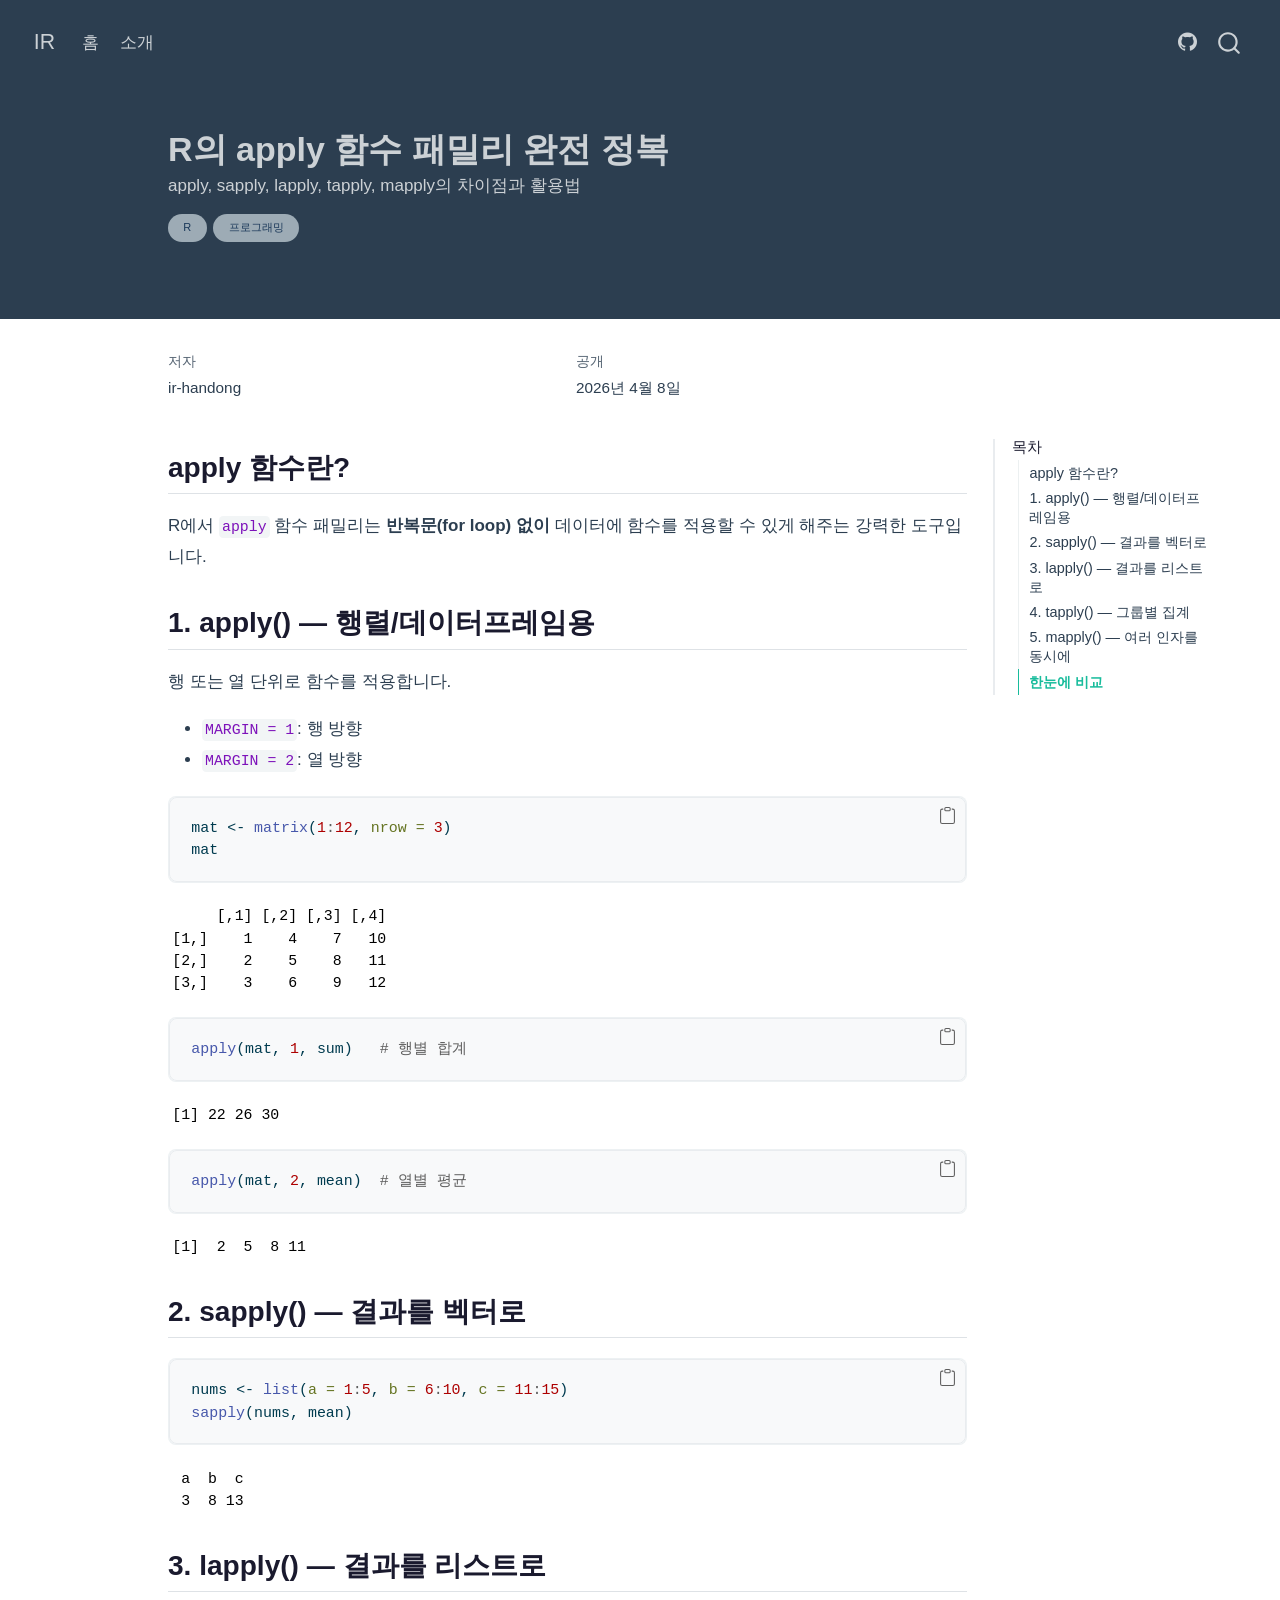
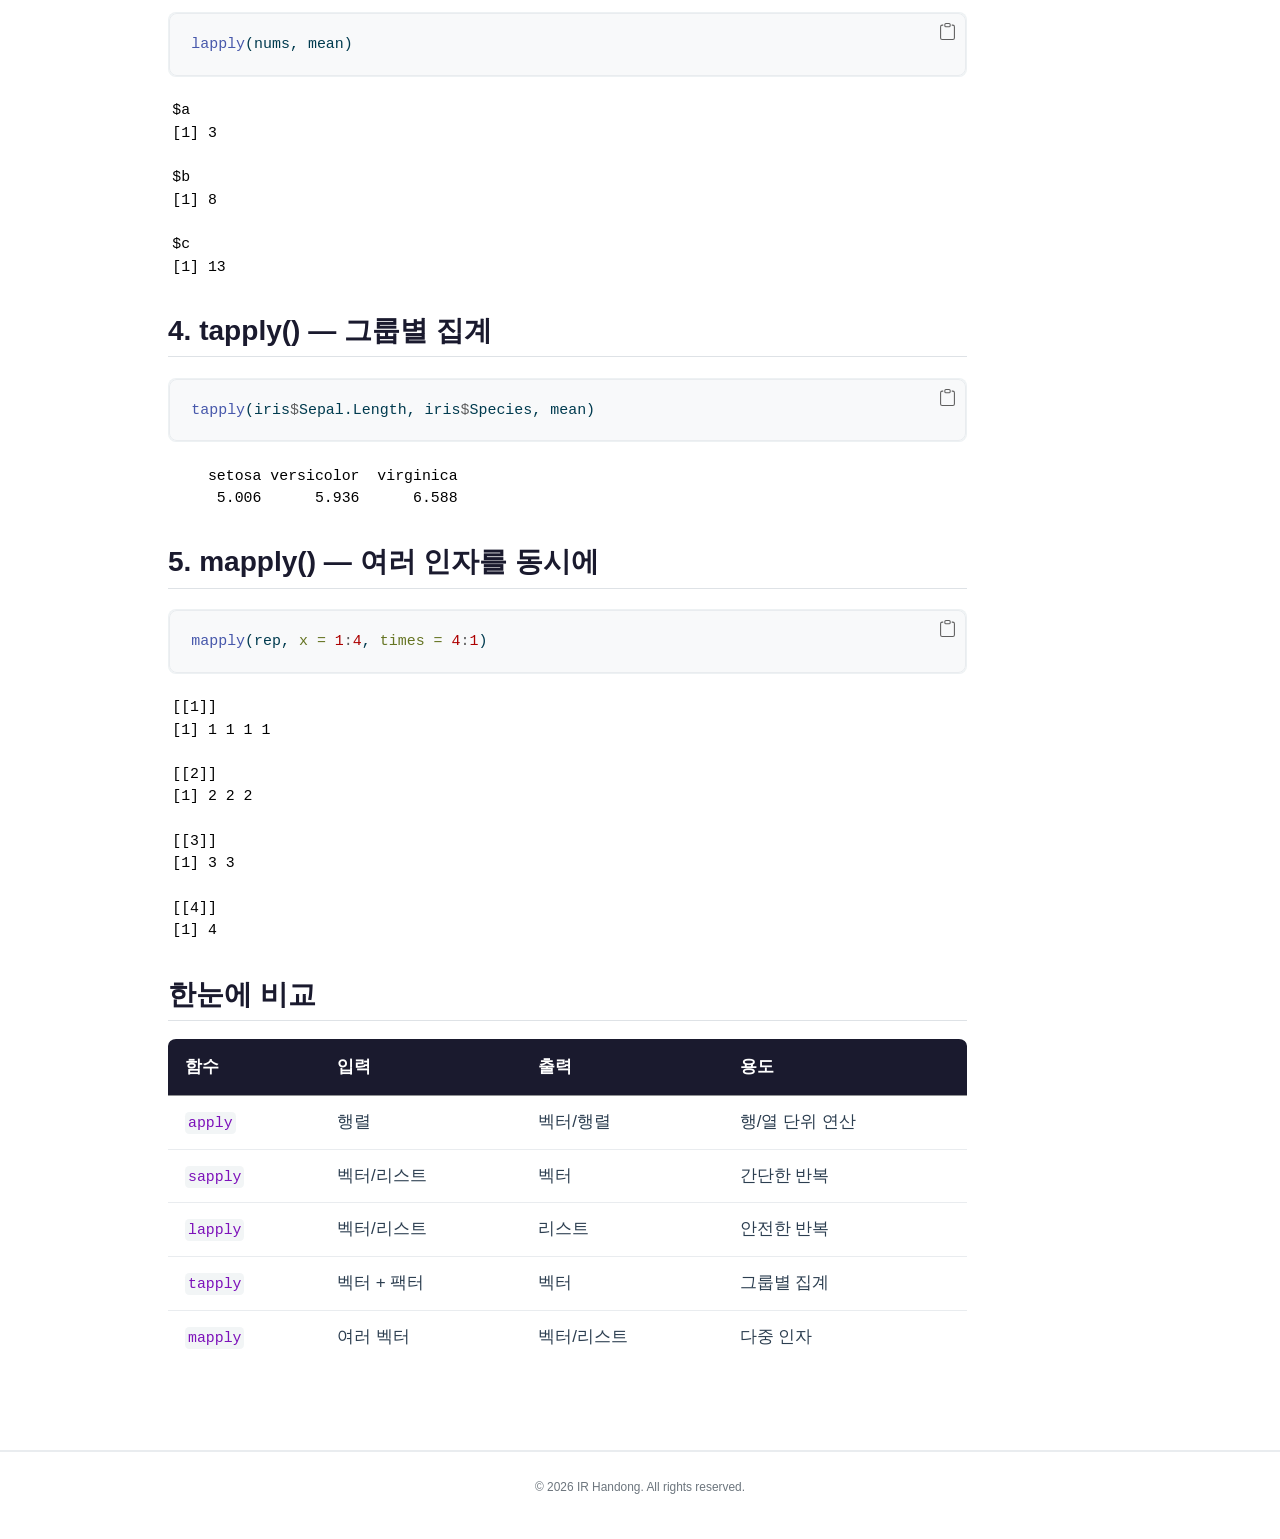
<file: docs/posts/r-apply-functions/index.html>
<!DOCTYPE html>
<html xmlns="http://www.w3.org/1999/xhtml" lang="ko" xml:lang="ko"><head>

<meta charset="utf-8">
<meta name="generator" content="quarto-1.8.25">

<meta name="viewport" content="width=device-width, initial-scale=1.0, user-scalable=yes">

<meta name="author" content="ir-handong">
<meta name="description" content="apply, sapply, lapply, tapply, mapply의 차이점과 활용법">

<title>R의 apply 함수 패밀리 완전 정복 – IR</title>
<style>
code{white-space: pre-wrap;}
span.smallcaps{font-variant: small-caps;}
div.columns{display: flex; gap: min(4vw, 1.5em);}
div.column{flex: auto; overflow-x: auto;}
div.hanging-indent{margin-left: 1.5em; text-indent: -1.5em;}
ul.task-list{list-style: none;}
ul.task-list li input[type="checkbox"] {
  width: 0.8em;
  margin: 0 0.8em 0.2em -1em; /* quarto-specific, see https://github.com/quarto-dev/quarto-cli/issues/4556 */ 
  vertical-align: middle;
}
/* CSS for syntax highlighting */
html { -webkit-text-size-adjust: 100%; }
pre > code.sourceCode { white-space: pre; position: relative; }
pre > code.sourceCode > span { display: inline-block; line-height: 1.25; }
pre > code.sourceCode > span:empty { height: 1.2em; }
.sourceCode { overflow: visible; }
code.sourceCode > span { color: inherit; text-decoration: inherit; }
div.sourceCode { margin: 1em 0; }
pre.sourceCode { margin: 0; }
@media screen {
div.sourceCode { overflow: auto; }
}
@media print {
pre > code.sourceCode { white-space: pre-wrap; }
pre > code.sourceCode > span { text-indent: -5em; padding-left: 5em; }
}
pre.numberSource code
  { counter-reset: source-line 0; }
pre.numberSource code > span
  { position: relative; left: -4em; counter-increment: source-line; }
pre.numberSource code > span > a:first-child::before
  { content: counter(source-line);
    position: relative; left: -1em; text-align: right; vertical-align: baseline;
    border: none; display: inline-block;
    -webkit-touch-callout: none; -webkit-user-select: none;
    -khtml-user-select: none; -moz-user-select: none;
    -ms-user-select: none; user-select: none;
    padding: 0 4px; width: 4em;
  }
pre.numberSource { margin-left: 3em;  padding-left: 4px; }
div.sourceCode
  {   }
@media screen {
pre > code.sourceCode > span > a:first-child::before { text-decoration: underline; }
}
</style>


<script src="../../site_libs/quarto-nav/quarto-nav.js"></script>
<script src="../../site_libs/quarto-nav/headroom.min.js"></script>
<script src="../../site_libs/clipboard/clipboard.min.js"></script>
<script src="../../site_libs/quarto-search/autocomplete.umd.js"></script>
<script src="../../site_libs/quarto-search/fuse.min.js"></script>
<script src="../../site_libs/quarto-search/quarto-search.js"></script>
<meta name="quarto:offset" content="../../">
<script src="../../site_libs/quarto-html/quarto.js" type="module"></script>
<script src="../../site_libs/quarto-html/tabsets/tabsets.js" type="module"></script>
<script src="../../site_libs/quarto-html/axe/axe-check.js" type="module"></script>
<script src="../../site_libs/quarto-html/popper.min.js"></script>
<script src="../../site_libs/quarto-html/tippy.umd.min.js"></script>
<script src="../../site_libs/quarto-html/anchor.min.js"></script>
<link href="../../site_libs/quarto-html/tippy.css" rel="stylesheet">
<link href="../../site_libs/quarto-html/quarto-syntax-highlighting-7b89279ff1a6dce999919e0e67d4d9ec.css" rel="stylesheet" id="quarto-text-highlighting-styles">
<script src="../../site_libs/bootstrap/bootstrap.min.js"></script>
<link href="../../site_libs/bootstrap/bootstrap-icons.css" rel="stylesheet">
<link href="../../site_libs/bootstrap/bootstrap-926a63e701ac4db0197fb72e96ef5285.min.css" rel="stylesheet" append-hash="true" id="quarto-bootstrap" data-mode="light">
<script id="quarto-search-options" type="application/json">{
  "location": "navbar",
  "copy-button": false,
  "collapse-after": 3,
  "panel-placement": "end",
  "type": "overlay",
  "limit": 50,
  "keyboard-shortcut": [
    "f",
    "/",
    "s"
  ],
  "show-item-context": false,
  "language": {
    "search-no-results-text": "일치 없음",
    "search-matching-documents-text": "일치된 문서",
    "search-copy-link-title": "검색 링크 복사",
    "search-hide-matches-text": "추가 검색 결과 숨기기",
    "search-more-match-text": "추가 검색결과",
    "search-more-matches-text": "추가 검색결과",
    "search-clear-button-title": "제거",
    "search-text-placeholder": "",
    "search-detached-cancel-button-title": "취소",
    "search-submit-button-title": "검색",
    "search-label": "검색"
  }
}</script>


<link rel="stylesheet" href="../../styles.css">
</head>

<body class="nav-fixed quarto-light">

<div id="quarto-search-results"></div>
  <header id="quarto-header" class="headroom fixed-top quarto-banner">
    <nav class="navbar navbar-expand-lg " data-bs-theme="dark">
      <div class="navbar-container container-fluid">
      <div class="navbar-brand-container mx-auto">
    <a href="../../index.html" class="navbar-brand navbar-brand-logo">
    </a>
    <a class="navbar-brand" href="../../index.html">
    <span class="navbar-title">IR</span>
    </a>
  </div>
            <div id="quarto-search" class="" title="검색"></div>
          <button class="navbar-toggler" type="button" data-bs-toggle="collapse" data-bs-target="#navbarCollapse" aria-controls="navbarCollapse" role="menu" aria-expanded="false" aria-label="탐색 전환" onclick="if (window.quartoToggleHeadroom) { window.quartoToggleHeadroom(); }">
  <span class="navbar-toggler-icon"></span>
</button>
          <div class="collapse navbar-collapse" id="navbarCollapse">
            <ul class="navbar-nav navbar-nav-scroll me-auto">
  <li class="nav-item">
    <a class="nav-link" href="../../index.html"> 
<span class="menu-text">홈</span></a>
  </li>  
  <li class="nav-item">
    <a class="nav-link" href="../../about.html"> 
<span class="menu-text">소개</span></a>
  </li>  
</ul>
            <ul class="navbar-nav navbar-nav-scroll ms-auto">
  <li class="nav-item compact">
    <a class="nav-link" href="https://github.com/ir-handong"> <i class="bi bi-github" role="img">
</i> 
<span class="menu-text"></span></a>
  </li>  
</ul>
          </div> <!-- /navcollapse -->
            <div class="quarto-navbar-tools">
</div>
      </div> <!-- /container-fluid -->
    </nav>
</header>
<!-- content -->
<header id="title-block-header" class="quarto-title-block default page-columns page-full">
  <div class="quarto-title-banner page-columns page-full">
    <div class="quarto-title column-body">
      <h1 class="title">R의 apply 함수 패밀리 완전 정복</h1>
                  <div>
        <div class="description">
          apply, sapply, lapply, tapply, mapply의 차이점과 활용법
        </div>
      </div>
                          <div class="quarto-categories">
                <div class="quarto-category">R</div>
                <div class="quarto-category">프로그래밍</div>
              </div>
                  </div>
  </div>
    
  
  <div class="quarto-title-meta">

      <div>
      <div class="quarto-title-meta-heading">저자</div>
      <div class="quarto-title-meta-contents">
               <p>ir-handong </p>
            </div>
    </div>
      
      <div>
      <div class="quarto-title-meta-heading">공개</div>
      <div class="quarto-title-meta-contents">
        <p class="date">2026년 4월 8일</p>
      </div>
    </div>
    
      
    </div>
    
  
  </header><div id="quarto-content" class="quarto-container page-columns page-rows-contents page-layout-article page-navbar">
<!-- sidebar -->
<!-- margin-sidebar -->
    <div id="quarto-margin-sidebar" class="sidebar margin-sidebar">
        <nav id="TOC" role="doc-toc" class="toc-active">
    <h2 id="toc-title">목차</h2>
   
  <ul>
  <li><a href="#apply-함수란" id="toc-apply-함수란" class="nav-link active" data-scroll-target="#apply-함수란">apply 함수란?</a></li>
  <li><a href="#apply-행렬데이터프레임용" id="toc-apply-행렬데이터프레임용" class="nav-link" data-scroll-target="#apply-행렬데이터프레임용">1. apply() — 행렬/데이터프레임용</a></li>
  <li><a href="#sapply-결과를-벡터로" id="toc-sapply-결과를-벡터로" class="nav-link" data-scroll-target="#sapply-결과를-벡터로">2. sapply() — 결과를 벡터로</a></li>
  <li><a href="#lapply-결과를-리스트로" id="toc-lapply-결과를-리스트로" class="nav-link" data-scroll-target="#lapply-결과를-리스트로">3. lapply() — 결과를 리스트로</a></li>
  <li><a href="#tapply-그룹별-집계" id="toc-tapply-그룹별-집계" class="nav-link" data-scroll-target="#tapply-그룹별-집계">4. tapply() — 그룹별 집계</a></li>
  <li><a href="#mapply-여러-인자를-동시에" id="toc-mapply-여러-인자를-동시에" class="nav-link" data-scroll-target="#mapply-여러-인자를-동시에">5. mapply() — 여러 인자를 동시에</a></li>
  <li><a href="#한눈에-비교" id="toc-한눈에-비교" class="nav-link" data-scroll-target="#한눈에-비교">한눈에 비교</a></li>
  </ul>
</nav>
    </div>
<!-- main -->
<main class="content quarto-banner-title-block" id="quarto-document-content">





<section id="apply-함수란" class="level2">
<h2 class="anchored" data-anchor-id="apply-함수란">apply 함수란?</h2>
<p>R에서 <code>apply</code> 함수 패밀리는 <strong>반복문(for loop) 없이</strong> 데이터에 함수를 적용할 수 있게 해주는 강력한 도구입니다.</p>
</section>
<section id="apply-행렬데이터프레임용" class="level2">
<h2 class="anchored" data-anchor-id="apply-행렬데이터프레임용">1. apply() — 행렬/데이터프레임용</h2>
<p>행 또는 열 단위로 함수를 적용합니다.</p>
<ul>
<li><code>MARGIN = 1</code>: 행 방향</li>
<li><code>MARGIN = 2</code>: 열 방향</li>
</ul>
<div class="cell">
<div class="code-copy-outer-scaffold"><div class="sourceCode cell-code" id="cb1"><pre class="sourceCode r code-with-copy"><code class="sourceCode r"><span id="cb1-1"><a href="#cb1-1" aria-hidden="true" tabindex="-1"></a>mat <span class="ot">&lt;-</span> <span class="fu">matrix</span>(<span class="dv">1</span><span class="sc">:</span><span class="dv">12</span>, <span class="at">nrow =</span> <span class="dv">3</span>)</span>
<span id="cb1-2"><a href="#cb1-2" aria-hidden="true" tabindex="-1"></a>mat</span></code></pre></div><button title="클립보드 복사" class="code-copy-button"><i class="bi"></i></button></div>
<div class="cell-output cell-output-stdout">
<pre><code>     [,1] [,2] [,3] [,4]
[1,]    1    4    7   10
[2,]    2    5    8   11
[3,]    3    6    9   12</code></pre>
</div>
<div class="code-copy-outer-scaffold"><div class="sourceCode cell-code" id="cb3"><pre class="sourceCode r code-with-copy"><code class="sourceCode r"><span id="cb3-1"><a href="#cb3-1" aria-hidden="true" tabindex="-1"></a><span class="fu">apply</span>(mat, <span class="dv">1</span>, sum)   <span class="co"># 행별 합계</span></span></code></pre></div><button title="클립보드 복사" class="code-copy-button"><i class="bi"></i></button></div>
<div class="cell-output cell-output-stdout">
<pre><code>[1] 22 26 30</code></pre>
</div>
<div class="code-copy-outer-scaffold"><div class="sourceCode cell-code" id="cb5"><pre class="sourceCode r code-with-copy"><code class="sourceCode r"><span id="cb5-1"><a href="#cb5-1" aria-hidden="true" tabindex="-1"></a><span class="fu">apply</span>(mat, <span class="dv">2</span>, mean)  <span class="co"># 열별 평균</span></span></code></pre></div><button title="클립보드 복사" class="code-copy-button"><i class="bi"></i></button></div>
<div class="cell-output cell-output-stdout">
<pre><code>[1]  2  5  8 11</code></pre>
</div>
</div>
</section>
<section id="sapply-결과를-벡터로" class="level2">
<h2 class="anchored" data-anchor-id="sapply-결과를-벡터로">2. sapply() — 결과를 벡터로</h2>
<div class="cell">
<div class="code-copy-outer-scaffold"><div class="sourceCode cell-code" id="cb7"><pre class="sourceCode r code-with-copy"><code class="sourceCode r"><span id="cb7-1"><a href="#cb7-1" aria-hidden="true" tabindex="-1"></a>nums <span class="ot">&lt;-</span> <span class="fu">list</span>(<span class="at">a =</span> <span class="dv">1</span><span class="sc">:</span><span class="dv">5</span>, <span class="at">b =</span> <span class="dv">6</span><span class="sc">:</span><span class="dv">10</span>, <span class="at">c =</span> <span class="dv">11</span><span class="sc">:</span><span class="dv">15</span>)</span>
<span id="cb7-2"><a href="#cb7-2" aria-hidden="true" tabindex="-1"></a><span class="fu">sapply</span>(nums, mean)</span></code></pre></div><button title="클립보드 복사" class="code-copy-button"><i class="bi"></i></button></div>
<div class="cell-output cell-output-stdout">
<pre><code> a  b  c 
 3  8 13 </code></pre>
</div>
</div>
</section>
<section id="lapply-결과를-리스트로" class="level2">
<h2 class="anchored" data-anchor-id="lapply-결과를-리스트로">3. lapply() — 결과를 리스트로</h2>
<div class="cell">
<div class="code-copy-outer-scaffold"><div class="sourceCode cell-code" id="cb9"><pre class="sourceCode r code-with-copy"><code class="sourceCode r"><span id="cb9-1"><a href="#cb9-1" aria-hidden="true" tabindex="-1"></a><span class="fu">lapply</span>(nums, mean)</span></code></pre></div><button title="클립보드 복사" class="code-copy-button"><i class="bi"></i></button></div>
<div class="cell-output cell-output-stdout">
<pre><code>$a
[1] 3

$b
[1] 8

$c
[1] 13</code></pre>
</div>
</div>
</section>
<section id="tapply-그룹별-집계" class="level2">
<h2 class="anchored" data-anchor-id="tapply-그룹별-집계">4. tapply() — 그룹별 집계</h2>
<div class="cell">
<div class="code-copy-outer-scaffold"><div class="sourceCode cell-code" id="cb11"><pre class="sourceCode r code-with-copy"><code class="sourceCode r"><span id="cb11-1"><a href="#cb11-1" aria-hidden="true" tabindex="-1"></a><span class="fu">tapply</span>(iris<span class="sc">$</span>Sepal.Length, iris<span class="sc">$</span>Species, mean)</span></code></pre></div><button title="클립보드 복사" class="code-copy-button"><i class="bi"></i></button></div>
<div class="cell-output cell-output-stdout">
<pre><code>    setosa versicolor  virginica 
     5.006      5.936      6.588 </code></pre>
</div>
</div>
</section>
<section id="mapply-여러-인자를-동시에" class="level2">
<h2 class="anchored" data-anchor-id="mapply-여러-인자를-동시에">5. mapply() — 여러 인자를 동시에</h2>
<div class="cell">
<div class="code-copy-outer-scaffold"><div class="sourceCode cell-code" id="cb13"><pre class="sourceCode r code-with-copy"><code class="sourceCode r"><span id="cb13-1"><a href="#cb13-1" aria-hidden="true" tabindex="-1"></a><span class="fu">mapply</span>(rep, <span class="at">x =</span> <span class="dv">1</span><span class="sc">:</span><span class="dv">4</span>, <span class="at">times =</span> <span class="dv">4</span><span class="sc">:</span><span class="dv">1</span>)</span></code></pre></div><button title="클립보드 복사" class="code-copy-button"><i class="bi"></i></button></div>
<div class="cell-output cell-output-stdout">
<pre><code>[[1]]
[1] 1 1 1 1

[[2]]
[1] 2 2 2

[[3]]
[1] 3 3

[[4]]
[1] 4</code></pre>
</div>
</div>
</section>
<section id="한눈에-비교" class="level2">
<h2 class="anchored" data-anchor-id="한눈에-비교">한눈에 비교</h2>
<table class="caption-top table">
<thead>
<tr class="header">
<th>함수</th>
<th>입력</th>
<th>출력</th>
<th>용도</th>
</tr>
</thead>
<tbody>
<tr class="odd">
<td><code>apply</code></td>
<td>행렬</td>
<td>벡터/행렬</td>
<td>행/열 단위 연산</td>
</tr>
<tr class="even">
<td><code>sapply</code></td>
<td>벡터/리스트</td>
<td>벡터</td>
<td>간단한 반복</td>
</tr>
<tr class="odd">
<td><code>lapply</code></td>
<td>벡터/리스트</td>
<td>리스트</td>
<td>안전한 반복</td>
</tr>
<tr class="even">
<td><code>tapply</code></td>
<td>벡터 + 팩터</td>
<td>벡터</td>
<td>그룹별 집계</td>
</tr>
<tr class="odd">
<td><code>mapply</code></td>
<td>여러 벡터</td>
<td>벡터/리스트</td>
<td>다중 인자</td>
</tr>
</tbody>
</table>


</section>

</main> <!-- /main -->
<script id="quarto-html-after-body" type="application/javascript">
  window.document.addEventListener("DOMContentLoaded", function (event) {
    const icon = "";
    const anchorJS = new window.AnchorJS();
    anchorJS.options = {
      placement: 'right',
      icon: icon
    };
    anchorJS.add('.anchored');
    const isCodeAnnotation = (el) => {
      for (const clz of el.classList) {
        if (clz.startsWith('code-annotation-')) {                     
          return true;
        }
      }
      return false;
    }
    const onCopySuccess = function(e) {
      // button target
      const button = e.trigger;
      // don't keep focus
      button.blur();
      // flash "checked"
      button.classList.add('code-copy-button-checked');
      var currentTitle = button.getAttribute("title");
      button.setAttribute("title", "복사완료!");
      let tooltip;
      if (window.bootstrap) {
        button.setAttribute("data-bs-toggle", "tooltip");
        button.setAttribute("data-bs-placement", "left");
        button.setAttribute("data-bs-title", "복사완료!");
        tooltip = new bootstrap.Tooltip(button, 
          { trigger: "manual", 
            customClass: "code-copy-button-tooltip",
            offset: [0, -8]});
        tooltip.show();    
      }
      setTimeout(function() {
        if (tooltip) {
          tooltip.hide();
          button.removeAttribute("data-bs-title");
          button.removeAttribute("data-bs-toggle");
          button.removeAttribute("data-bs-placement");
        }
        button.setAttribute("title", currentTitle);
        button.classList.remove('code-copy-button-checked');
      }, 1000);
      // clear code selection
      e.clearSelection();
    }
    const getTextToCopy = function(trigger) {
      const outerScaffold = trigger.parentElement.cloneNode(true);
      const codeEl = outerScaffold.querySelector('code');
      for (const childEl of codeEl.children) {
        if (isCodeAnnotation(childEl)) {
          childEl.remove();
        }
      }
      return codeEl.innerText;
    }
    const clipboard = new window.ClipboardJS('.code-copy-button:not([data-in-quarto-modal])', {
      text: getTextToCopy
    });
    clipboard.on('success', onCopySuccess);
    if (window.document.getElementById('quarto-embedded-source-code-modal')) {
      const clipboardModal = new window.ClipboardJS('.code-copy-button[data-in-quarto-modal]', {
        text: getTextToCopy,
        container: window.document.getElementById('quarto-embedded-source-code-modal')
      });
      clipboardModal.on('success', onCopySuccess);
    }
      var localhostRegex = new RegExp(/^(?:http|https):\/\/localhost\:?[0-9]*\//);
      var mailtoRegex = new RegExp(/^mailto:/);
        var filterRegex = new RegExp("https:\/\/ir-handong\.github\.io");
      var isInternal = (href) => {
          return filterRegex.test(href) || localhostRegex.test(href) || mailtoRegex.test(href);
      }
      // Inspect non-navigation links and adorn them if external
     var links = window.document.querySelectorAll('a[href]:not(.nav-link):not(.navbar-brand):not(.toc-action):not(.sidebar-link):not(.sidebar-item-toggle):not(.pagination-link):not(.no-external):not([aria-hidden]):not(.dropdown-item):not(.quarto-navigation-tool):not(.about-link)');
      for (var i=0; i<links.length; i++) {
        const link = links[i];
        if (!isInternal(link.href)) {
          // undo the damage that might have been done by quarto-nav.js in the case of
          // links that we want to consider external
          if (link.dataset.originalHref !== undefined) {
            link.href = link.dataset.originalHref;
          }
        }
      }
    function tippyHover(el, contentFn, onTriggerFn, onUntriggerFn) {
      const config = {
        allowHTML: true,
        maxWidth: 500,
        delay: 100,
        arrow: false,
        appendTo: function(el) {
            return el.parentElement;
        },
        interactive: true,
        interactiveBorder: 10,
        theme: 'quarto',
        placement: 'bottom-start',
      };
      if (contentFn) {
        config.content = contentFn;
      }
      if (onTriggerFn) {
        config.onTrigger = onTriggerFn;
      }
      if (onUntriggerFn) {
        config.onUntrigger = onUntriggerFn;
      }
      window.tippy(el, config); 
    }
    const noterefs = window.document.querySelectorAll('a[role="doc-noteref"]');
    for (var i=0; i<noterefs.length; i++) {
      const ref = noterefs[i];
      tippyHover(ref, function() {
        // use id or data attribute instead here
        let href = ref.getAttribute('data-footnote-href') || ref.getAttribute('href');
        try { href = new URL(href).hash; } catch {}
        const id = href.replace(/^#\/?/, "");
        const note = window.document.getElementById(id);
        if (note) {
          return note.innerHTML;
        } else {
          return "";
        }
      });
    }
    const xrefs = window.document.querySelectorAll('a.quarto-xref');
    const processXRef = (id, note) => {
      // Strip column container classes
      const stripColumnClz = (el) => {
        el.classList.remove("page-full", "page-columns");
        if (el.children) {
          for (const child of el.children) {
            stripColumnClz(child);
          }
        }
      }
      stripColumnClz(note)
      if (id === null || id.startsWith('sec-')) {
        // Special case sections, only their first couple elements
        const container = document.createElement("div");
        if (note.children && note.children.length > 2) {
          container.appendChild(note.children[0].cloneNode(true));
          for (let i = 1; i < note.children.length; i++) {
            const child = note.children[i];
            if (child.tagName === "P" && child.innerText === "") {
              continue;
            } else {
              container.appendChild(child.cloneNode(true));
              break;
            }
          }
          if (window.Quarto?.typesetMath) {
            window.Quarto.typesetMath(container);
          }
          return container.innerHTML
        } else {
          if (window.Quarto?.typesetMath) {
            window.Quarto.typesetMath(note);
          }
          return note.innerHTML;
        }
      } else {
        // Remove any anchor links if they are present
        const anchorLink = note.querySelector('a.anchorjs-link');
        if (anchorLink) {
          anchorLink.remove();
        }
        if (window.Quarto?.typesetMath) {
          window.Quarto.typesetMath(note);
        }
        if (note.classList.contains("callout")) {
          return note.outerHTML;
        } else {
          return note.innerHTML;
        }
      }
    }
    for (var i=0; i<xrefs.length; i++) {
      const xref = xrefs[i];
      tippyHover(xref, undefined, function(instance) {
        instance.disable();
        let url = xref.getAttribute('href');
        let hash = undefined; 
        if (url.startsWith('#')) {
          hash = url;
        } else {
          try { hash = new URL(url).hash; } catch {}
        }
        if (hash) {
          const id = hash.replace(/^#\/?/, "");
          const note = window.document.getElementById(id);
          if (note !== null) {
            try {
              const html = processXRef(id, note.cloneNode(true));
              instance.setContent(html);
            } finally {
              instance.enable();
              instance.show();
            }
          } else {
            // See if we can fetch this
            fetch(url.split('#')[0])
            .then(res => res.text())
            .then(html => {
              const parser = new DOMParser();
              const htmlDoc = parser.parseFromString(html, "text/html");
              const note = htmlDoc.getElementById(id);
              if (note !== null) {
                const html = processXRef(id, note);
                instance.setContent(html);
              } 
            }).finally(() => {
              instance.enable();
              instance.show();
            });
          }
        } else {
          // See if we can fetch a full url (with no hash to target)
          // This is a special case and we should probably do some content thinning / targeting
          fetch(url)
          .then(res => res.text())
          .then(html => {
            const parser = new DOMParser();
            const htmlDoc = parser.parseFromString(html, "text/html");
            const note = htmlDoc.querySelector('main.content');
            if (note !== null) {
              // This should only happen for chapter cross references
              // (since there is no id in the URL)
              // remove the first header
              if (note.children.length > 0 && note.children[0].tagName === "HEADER") {
                note.children[0].remove();
              }
              const html = processXRef(null, note);
              instance.setContent(html);
            } 
          }).finally(() => {
            instance.enable();
            instance.show();
          });
        }
      }, function(instance) {
      });
    }
        let selectedAnnoteEl;
        const selectorForAnnotation = ( cell, annotation) => {
          let cellAttr = 'data-code-cell="' + cell + '"';
          let lineAttr = 'data-code-annotation="' +  annotation + '"';
          const selector = 'span[' + cellAttr + '][' + lineAttr + ']';
          return selector;
        }
        const selectCodeLines = (annoteEl) => {
          const doc = window.document;
          const targetCell = annoteEl.getAttribute("data-target-cell");
          const targetAnnotation = annoteEl.getAttribute("data-target-annotation");
          const annoteSpan = window.document.querySelector(selectorForAnnotation(targetCell, targetAnnotation));
          const lines = annoteSpan.getAttribute("data-code-lines").split(",");
          const lineIds = lines.map((line) => {
            return targetCell + "-" + line;
          })
          let top = null;
          let height = null;
          let parent = null;
          if (lineIds.length > 0) {
              //compute the position of the single el (top and bottom and make a div)
              const el = window.document.getElementById(lineIds[0]);
              top = el.offsetTop;
              height = el.offsetHeight;
              parent = el.parentElement.parentElement;
            if (lineIds.length > 1) {
              const lastEl = window.document.getElementById(lineIds[lineIds.length - 1]);
              const bottom = lastEl.offsetTop + lastEl.offsetHeight;
              height = bottom - top;
            }
            if (top !== null && height !== null && parent !== null) {
              // cook up a div (if necessary) and position it 
              let div = window.document.getElementById("code-annotation-line-highlight");
              if (div === null) {
                div = window.document.createElement("div");
                div.setAttribute("id", "code-annotation-line-highlight");
                div.style.position = 'absolute';
                parent.appendChild(div);
              }
              div.style.top = top - 2 + "px";
              div.style.height = height + 4 + "px";
              div.style.left = 0;
              let gutterDiv = window.document.getElementById("code-annotation-line-highlight-gutter");
              if (gutterDiv === null) {
                gutterDiv = window.document.createElement("div");
                gutterDiv.setAttribute("id", "code-annotation-line-highlight-gutter");
                gutterDiv.style.position = 'absolute';
                const codeCell = window.document.getElementById(targetCell);
                const gutter = codeCell.querySelector('.code-annotation-gutter');
                gutter.appendChild(gutterDiv);
              }
              gutterDiv.style.top = top - 2 + "px";
              gutterDiv.style.height = height + 4 + "px";
            }
            selectedAnnoteEl = annoteEl;
          }
        };
        const unselectCodeLines = () => {
          const elementsIds = ["code-annotation-line-highlight", "code-annotation-line-highlight-gutter"];
          elementsIds.forEach((elId) => {
            const div = window.document.getElementById(elId);
            if (div) {
              div.remove();
            }
          });
          selectedAnnoteEl = undefined;
        };
          // Handle positioning of the toggle
      window.addEventListener(
        "resize",
        throttle(() => {
          elRect = undefined;
          if (selectedAnnoteEl) {
            selectCodeLines(selectedAnnoteEl);
          }
        }, 10)
      );
      function throttle(fn, ms) {
      let throttle = false;
      let timer;
        return (...args) => {
          if(!throttle) { // first call gets through
              fn.apply(this, args);
              throttle = true;
          } else { // all the others get throttled
              if(timer) clearTimeout(timer); // cancel #2
              timer = setTimeout(() => {
                fn.apply(this, args);
                timer = throttle = false;
              }, ms);
          }
        };
      }
        // Attach click handler to the DT
        const annoteDls = window.document.querySelectorAll('dt[data-target-cell]');
        for (const annoteDlNode of annoteDls) {
          annoteDlNode.addEventListener('click', (event) => {
            const clickedEl = event.target;
            if (clickedEl !== selectedAnnoteEl) {
              unselectCodeLines();
              const activeEl = window.document.querySelector('dt[data-target-cell].code-annotation-active');
              if (activeEl) {
                activeEl.classList.remove('code-annotation-active');
              }
              selectCodeLines(clickedEl);
              clickedEl.classList.add('code-annotation-active');
            } else {
              // Unselect the line
              unselectCodeLines();
              clickedEl.classList.remove('code-annotation-active');
            }
          });
        }
    const findCites = (el) => {
      const parentEl = el.parentElement;
      if (parentEl) {
        const cites = parentEl.dataset.cites;
        if (cites) {
          return {
            el,
            cites: cites.split(' ')
          };
        } else {
          return findCites(el.parentElement)
        }
      } else {
        return undefined;
      }
    };
    var bibliorefs = window.document.querySelectorAll('a[role="doc-biblioref"]');
    for (var i=0; i<bibliorefs.length; i++) {
      const ref = bibliorefs[i];
      const citeInfo = findCites(ref);
      if (citeInfo) {
        tippyHover(citeInfo.el, function() {
          var popup = window.document.createElement('div');
          citeInfo.cites.forEach(function(cite) {
            var citeDiv = window.document.createElement('div');
            citeDiv.classList.add('hanging-indent');
            citeDiv.classList.add('csl-entry');
            var biblioDiv = window.document.getElementById('ref-' + cite);
            if (biblioDiv) {
              citeDiv.innerHTML = biblioDiv.innerHTML;
            }
            popup.appendChild(citeDiv);
          });
          return popup.innerHTML;
        });
      }
    }
  });
  </script>
</div> <!-- /content -->
<footer class="footer">
  <div class="nav-footer">
    <div class="nav-footer-left">
      &nbsp;
    </div>   
    <div class="nav-footer-center">
<p>© 2026 IR Handong. All rights reserved.</p>
</div>
    <div class="nav-footer-right">
      &nbsp;
    </div>
  </div>
</footer>




</body></html>
</file>
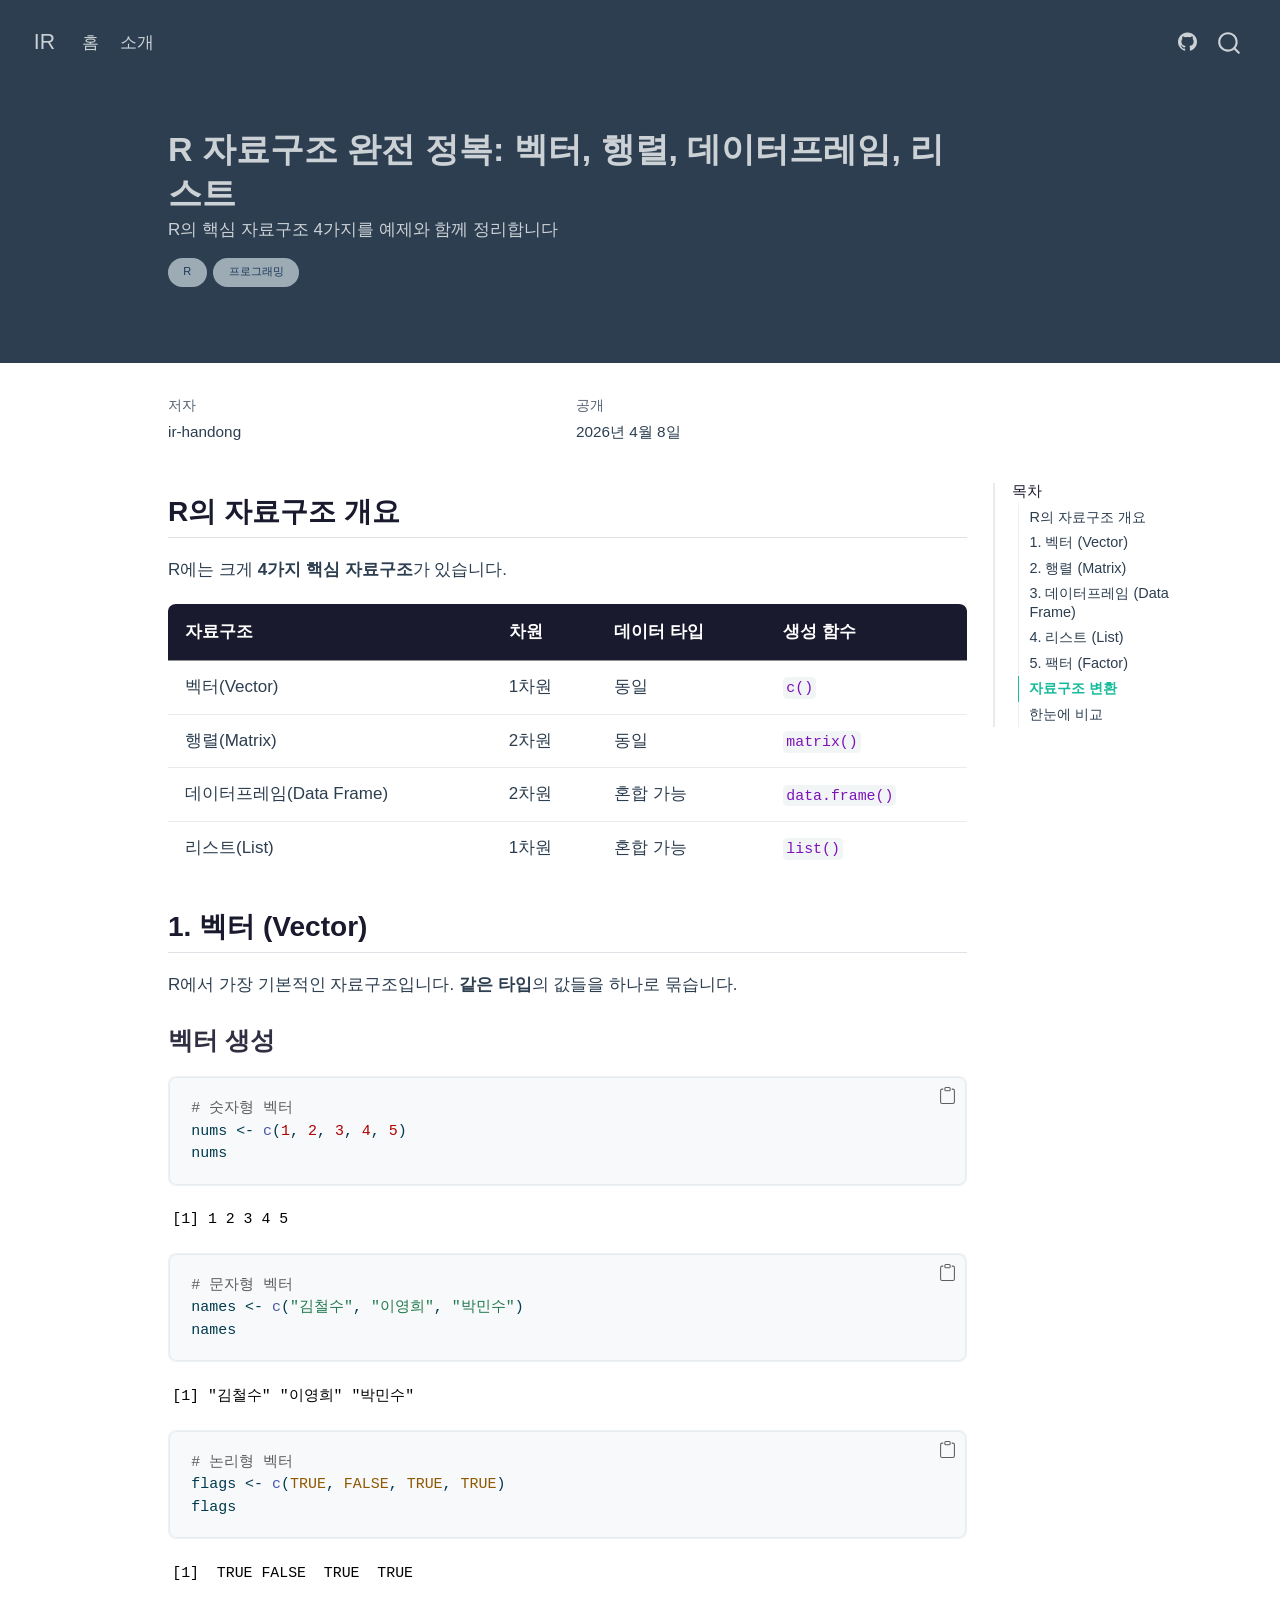
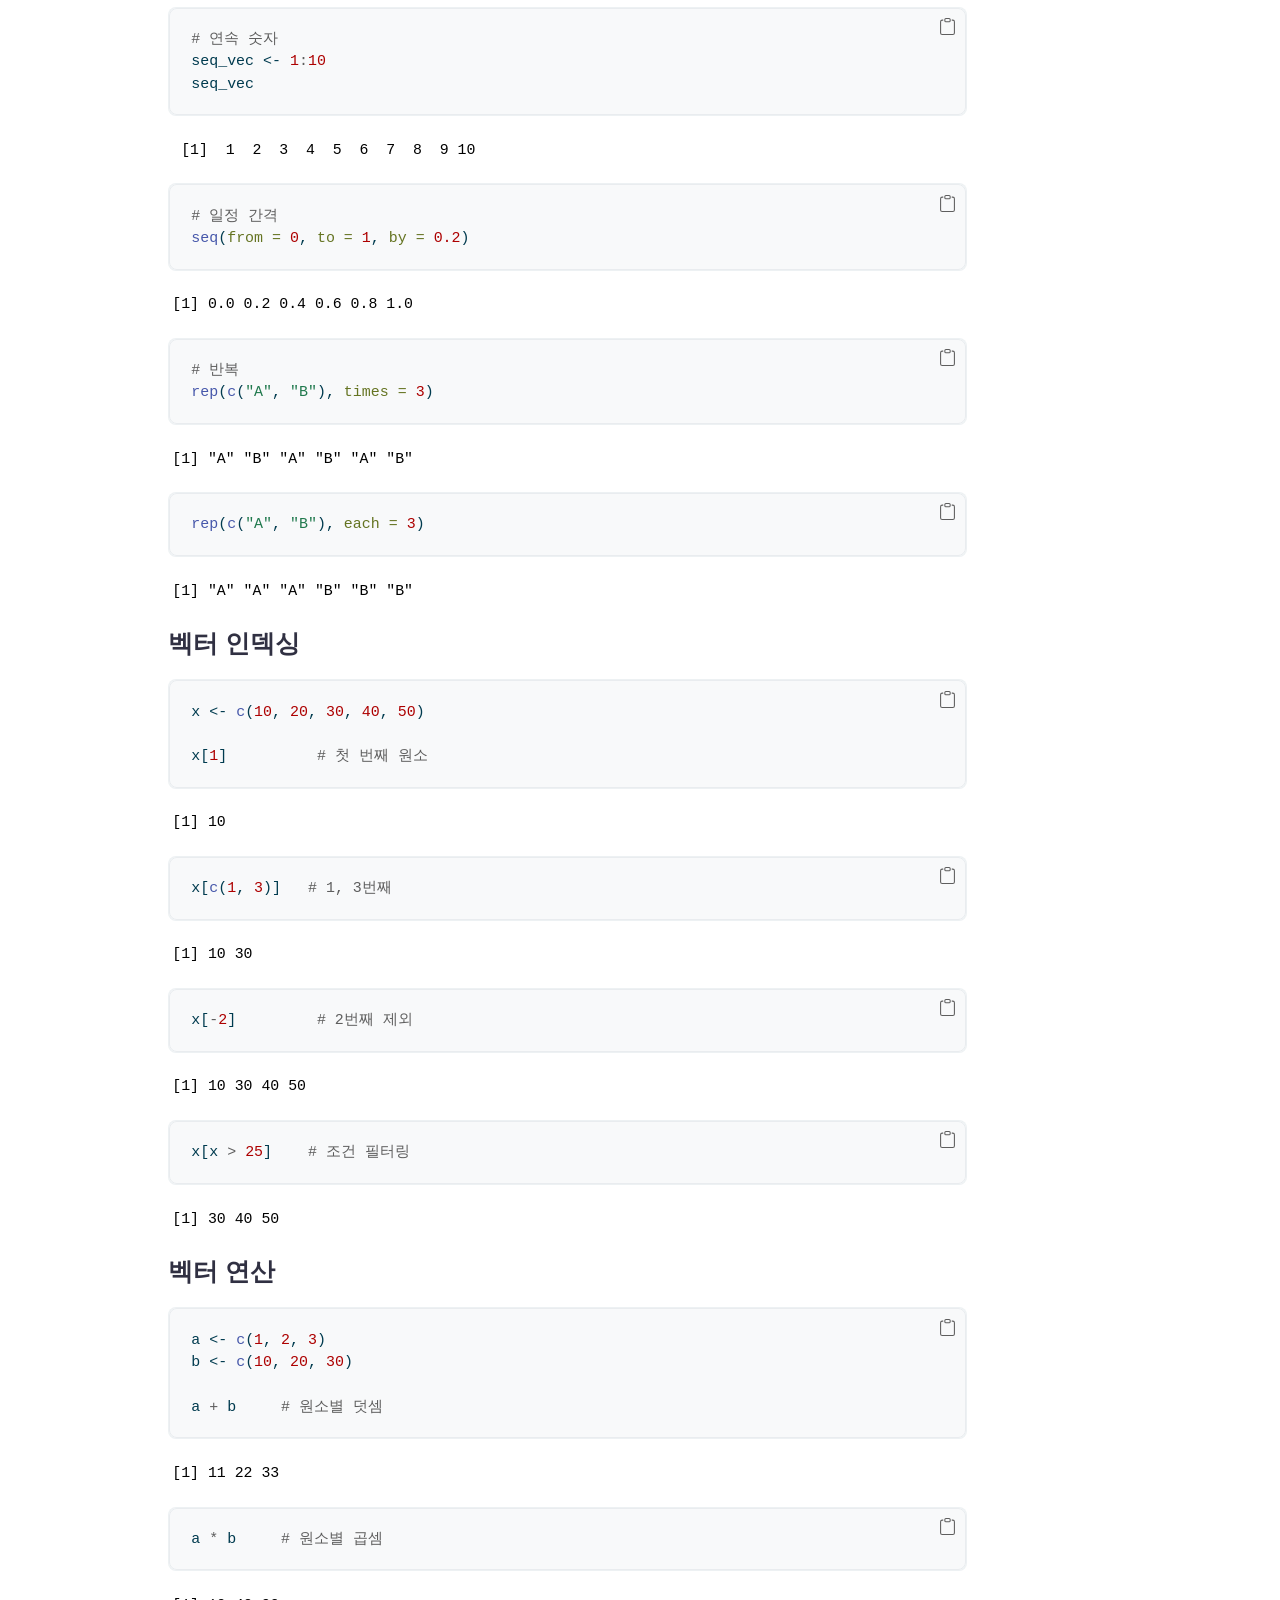
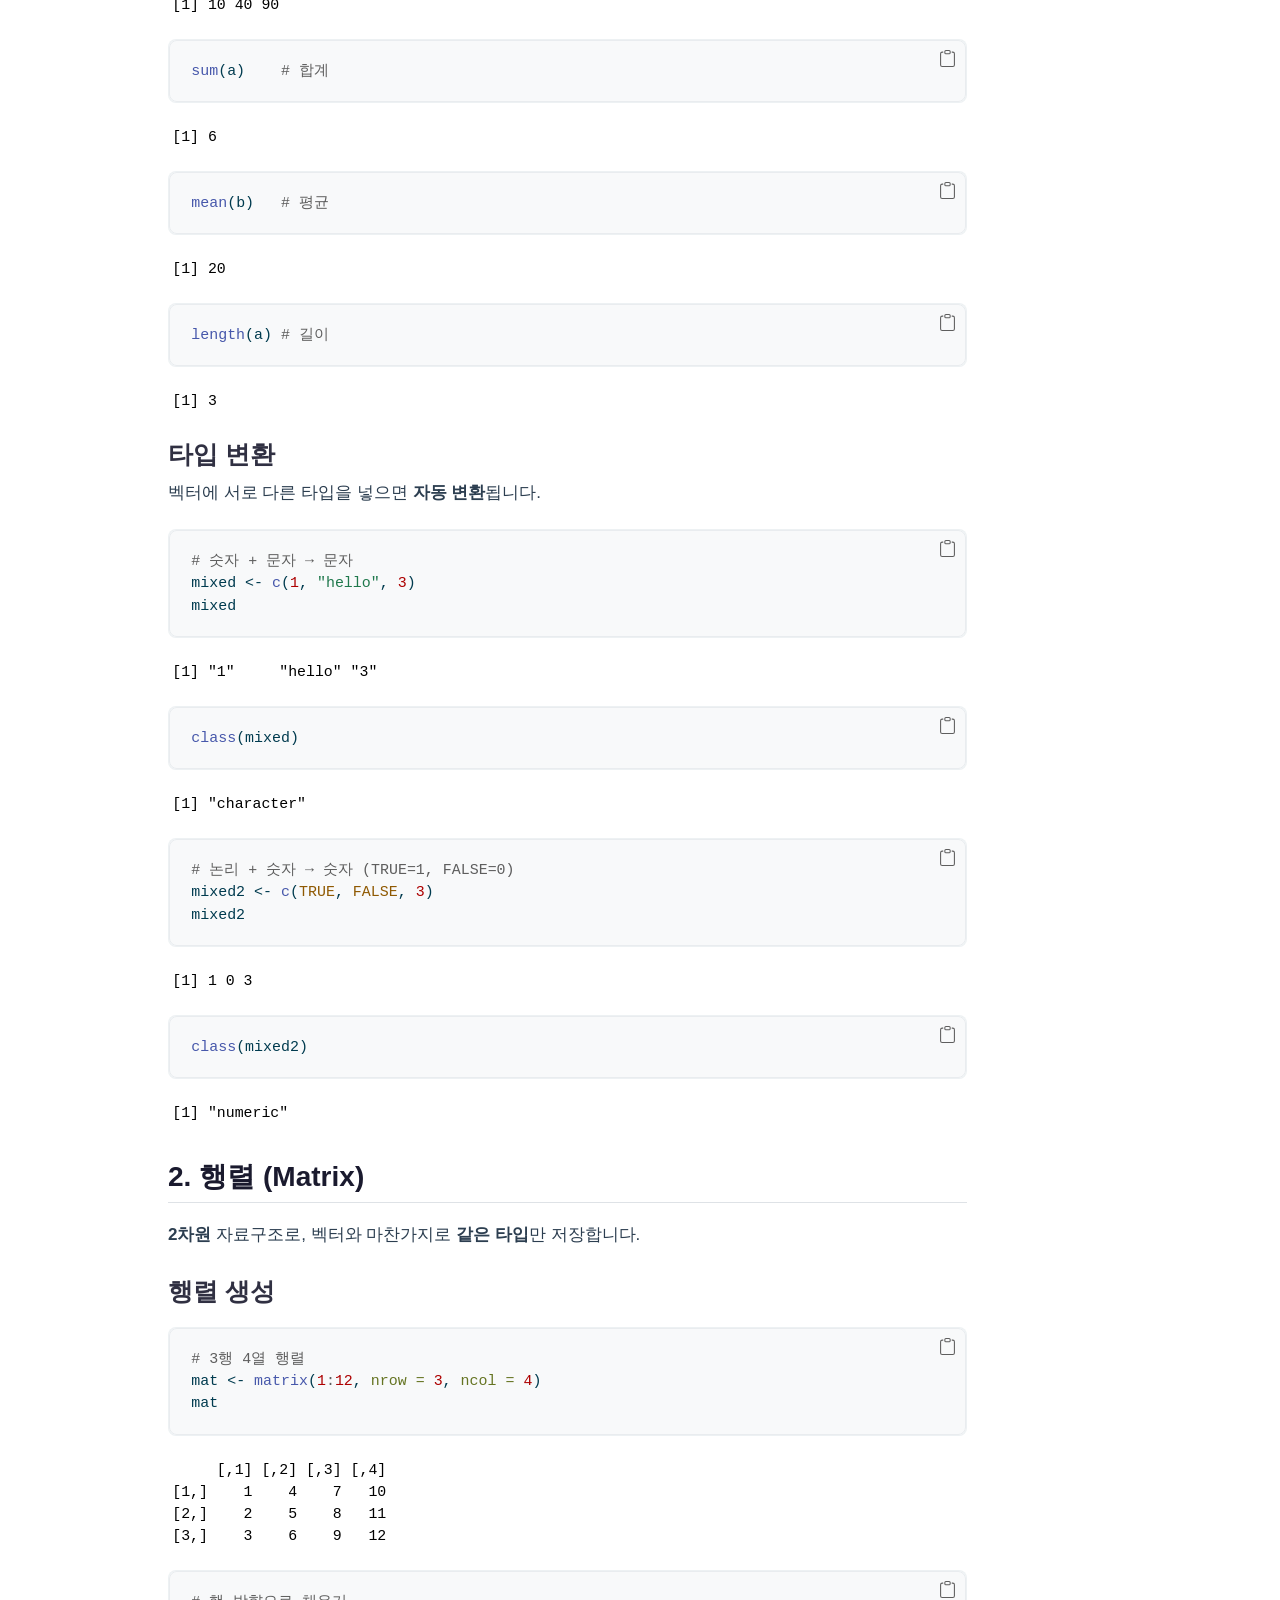
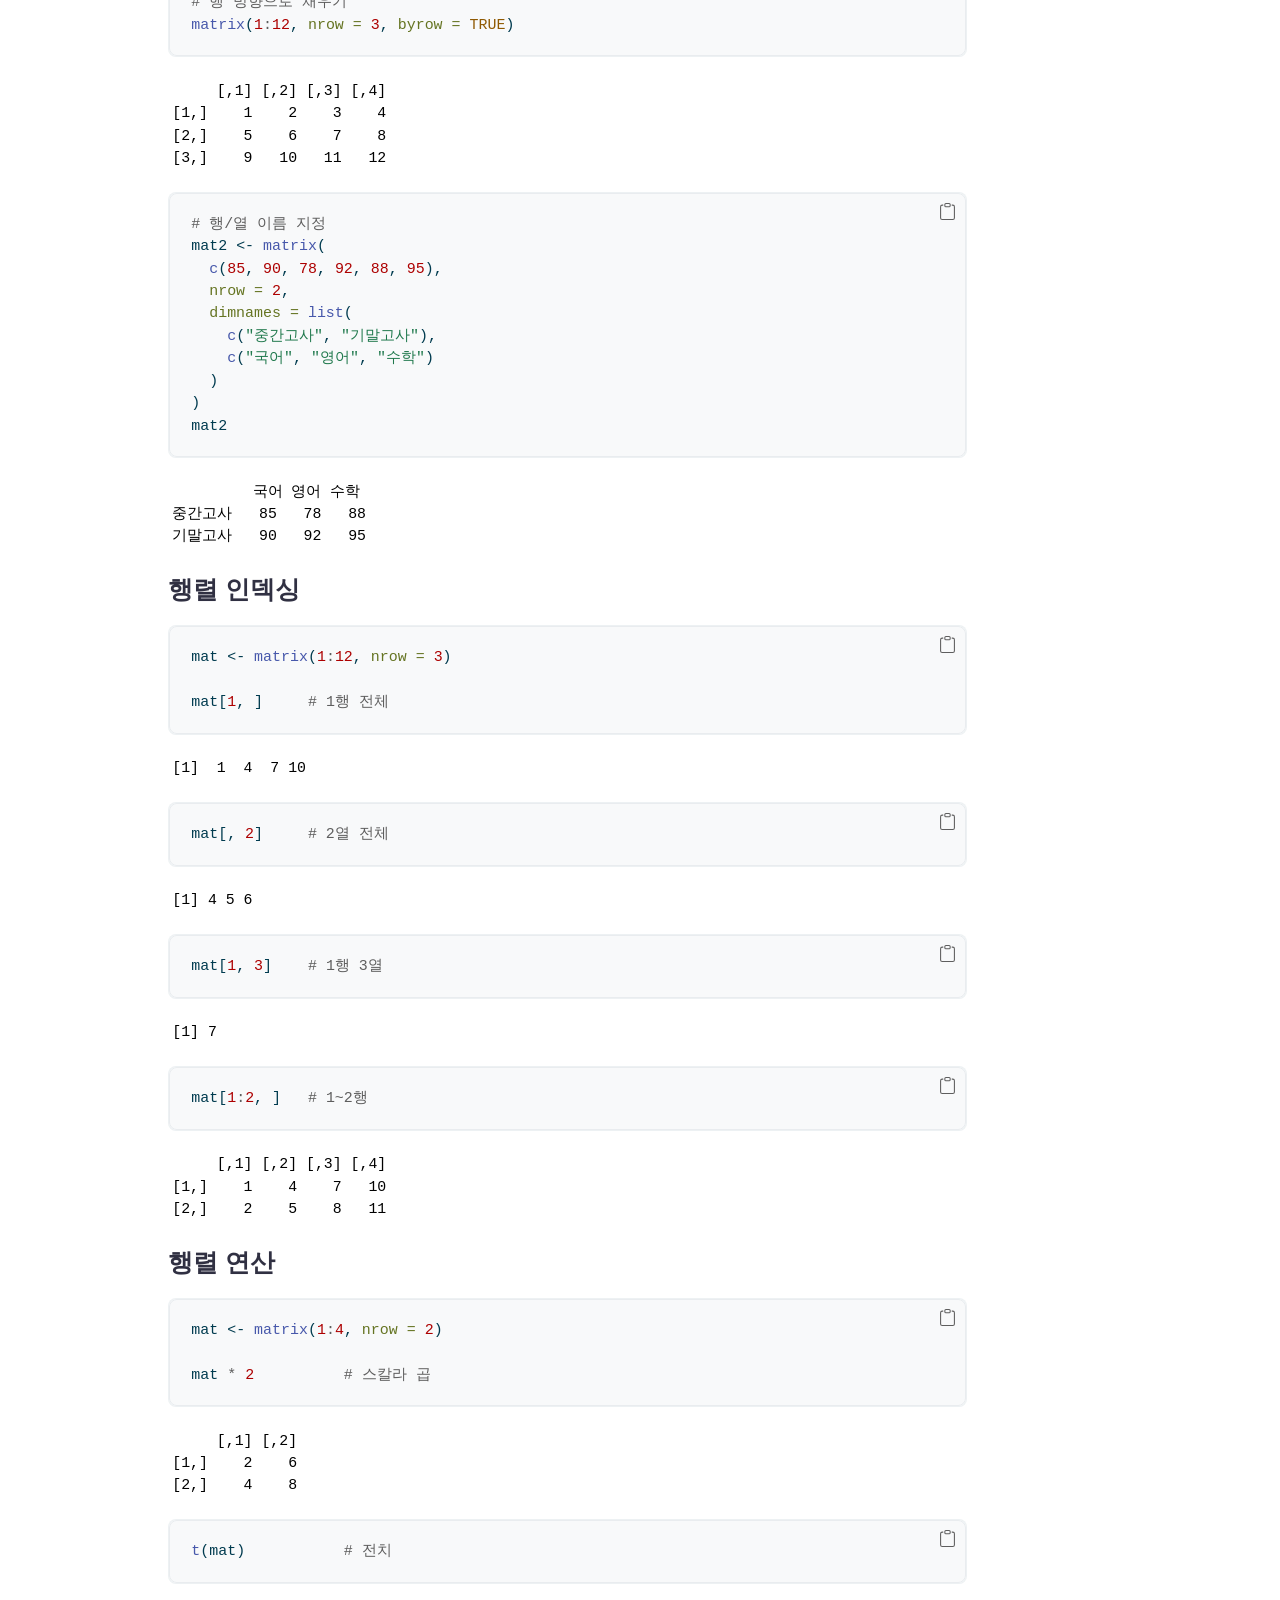
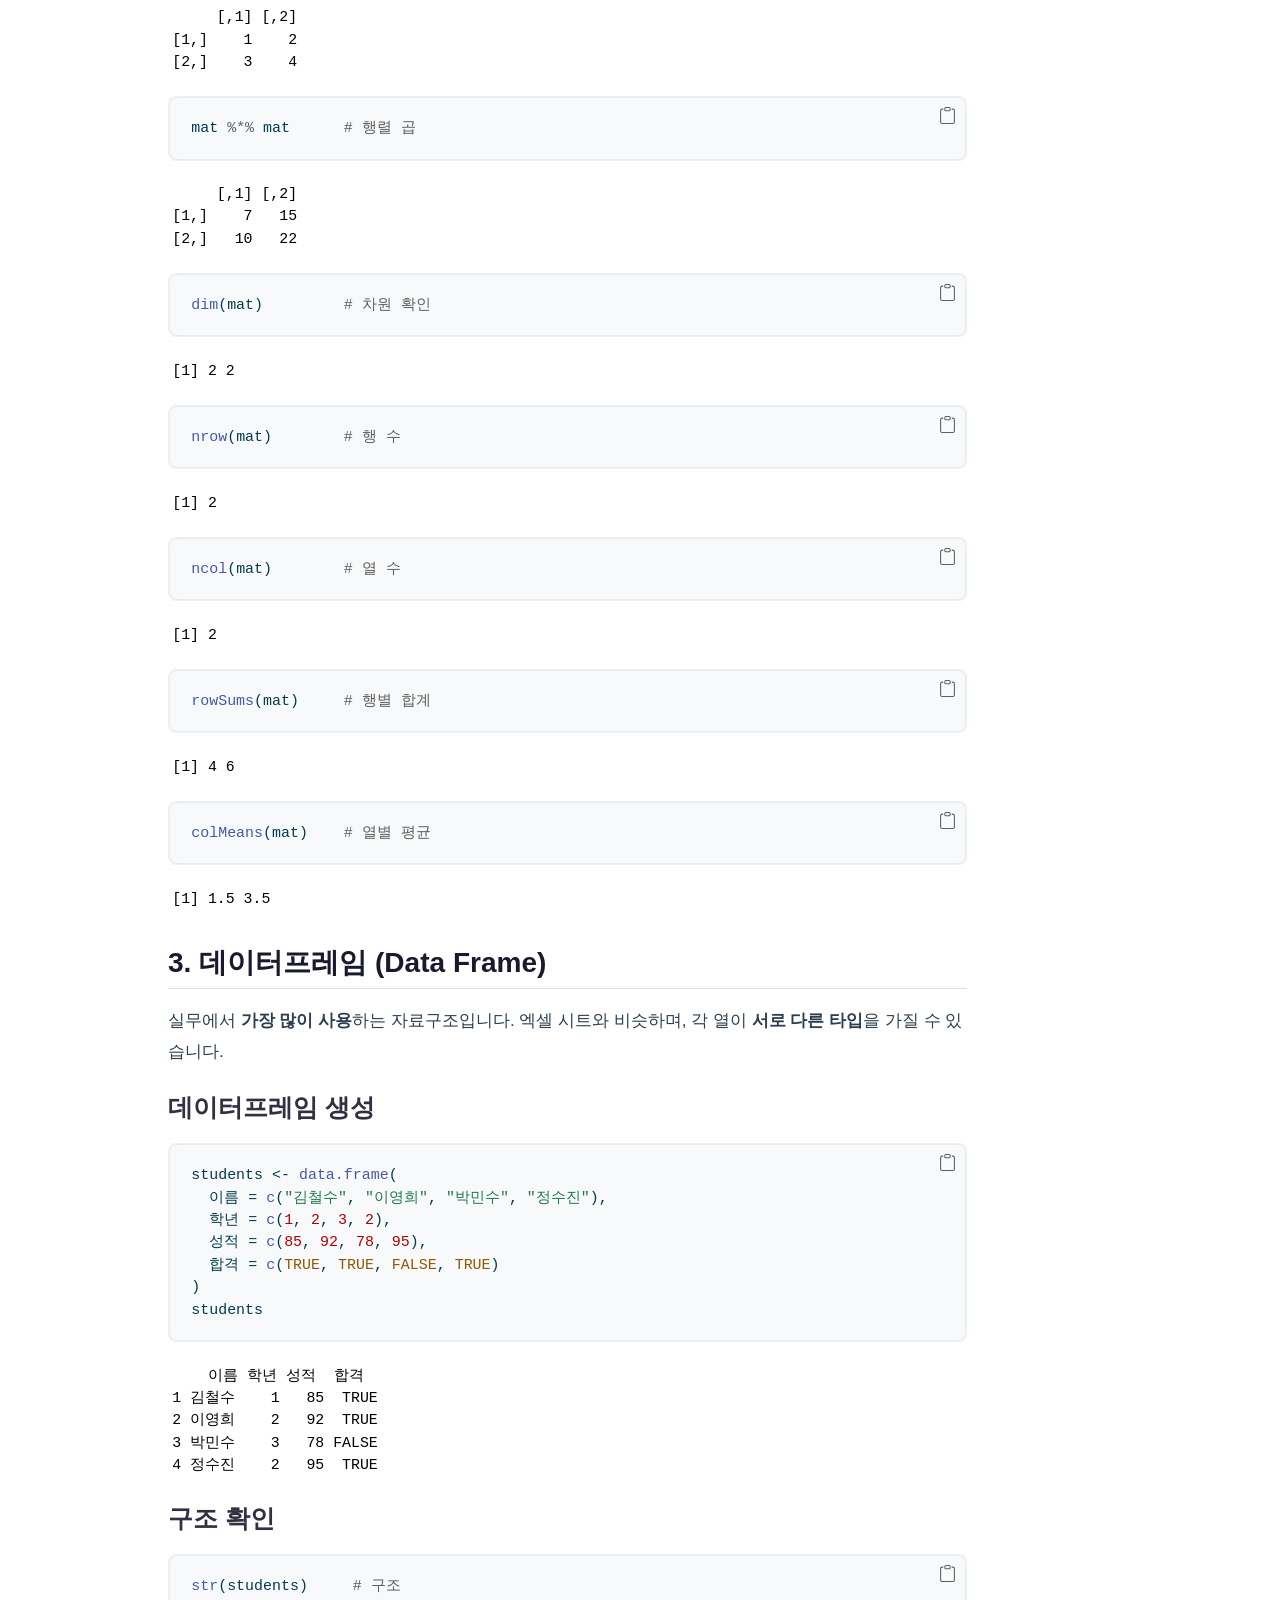
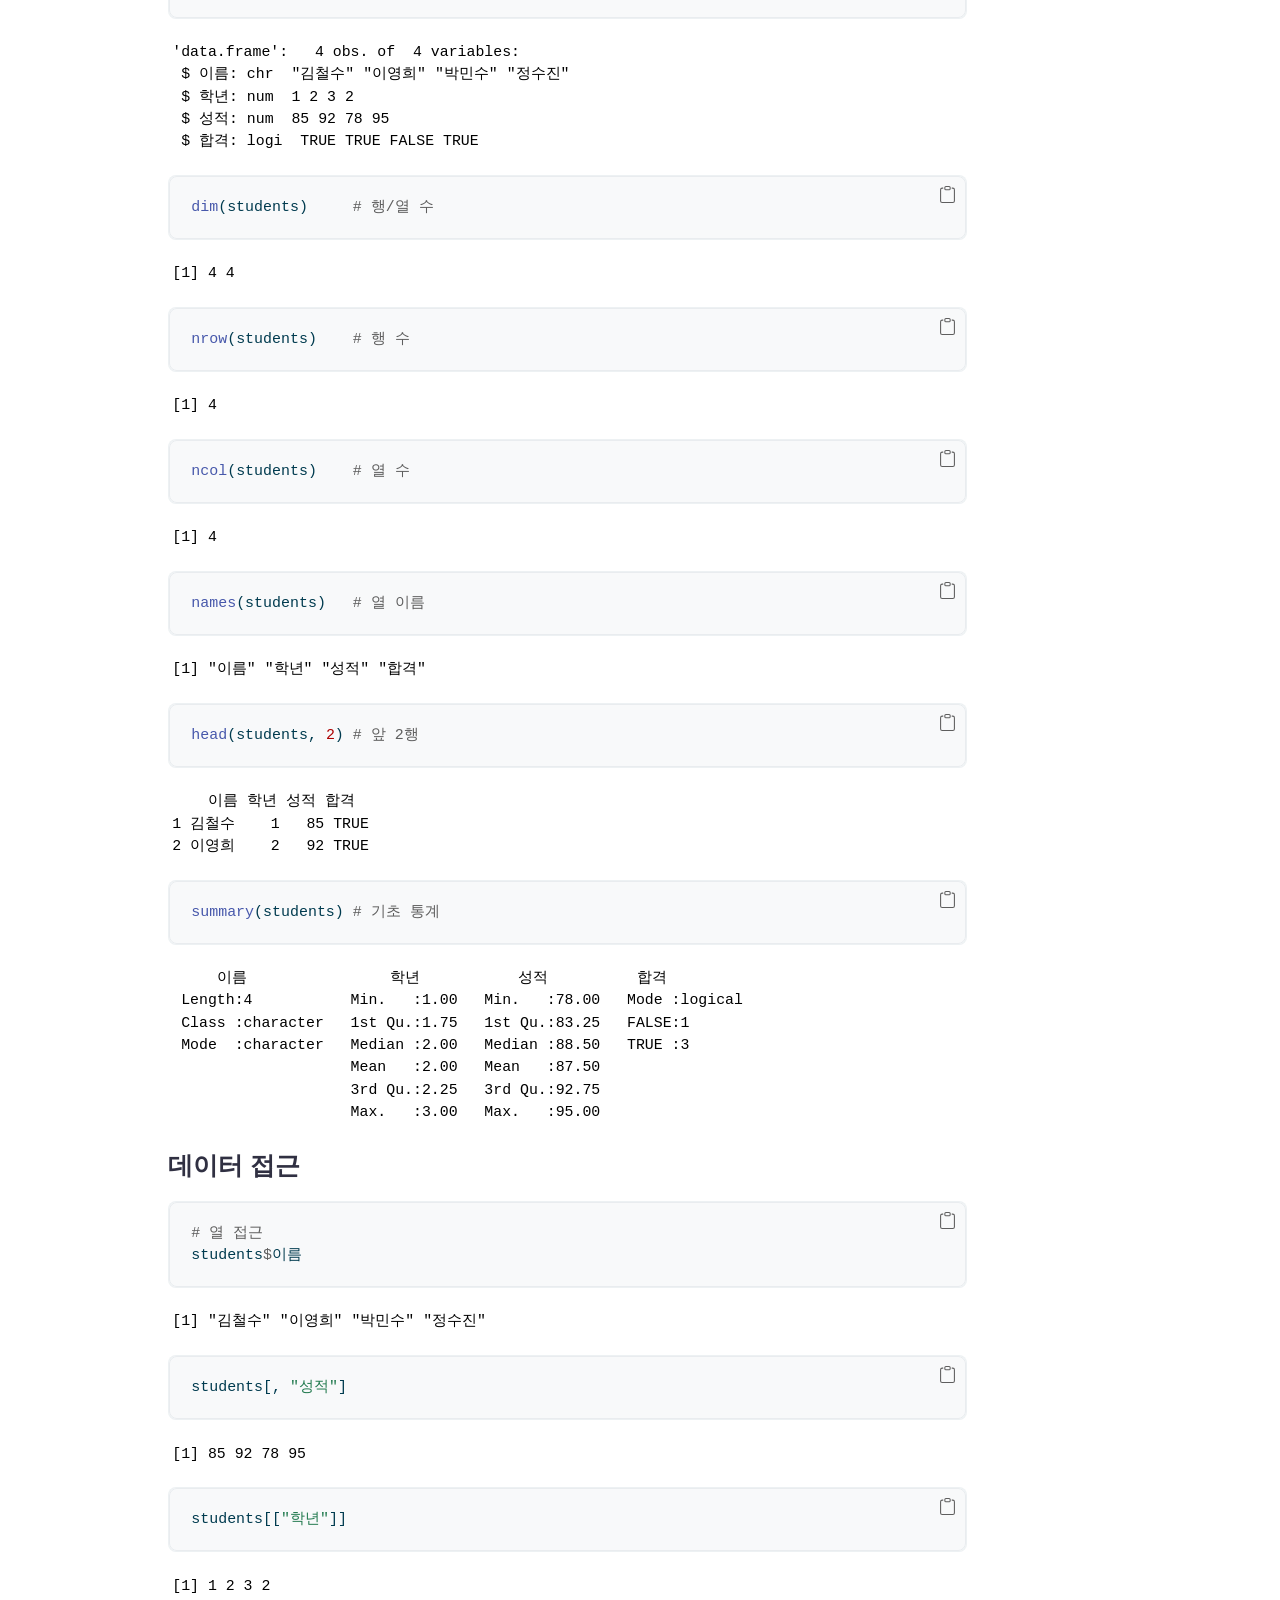
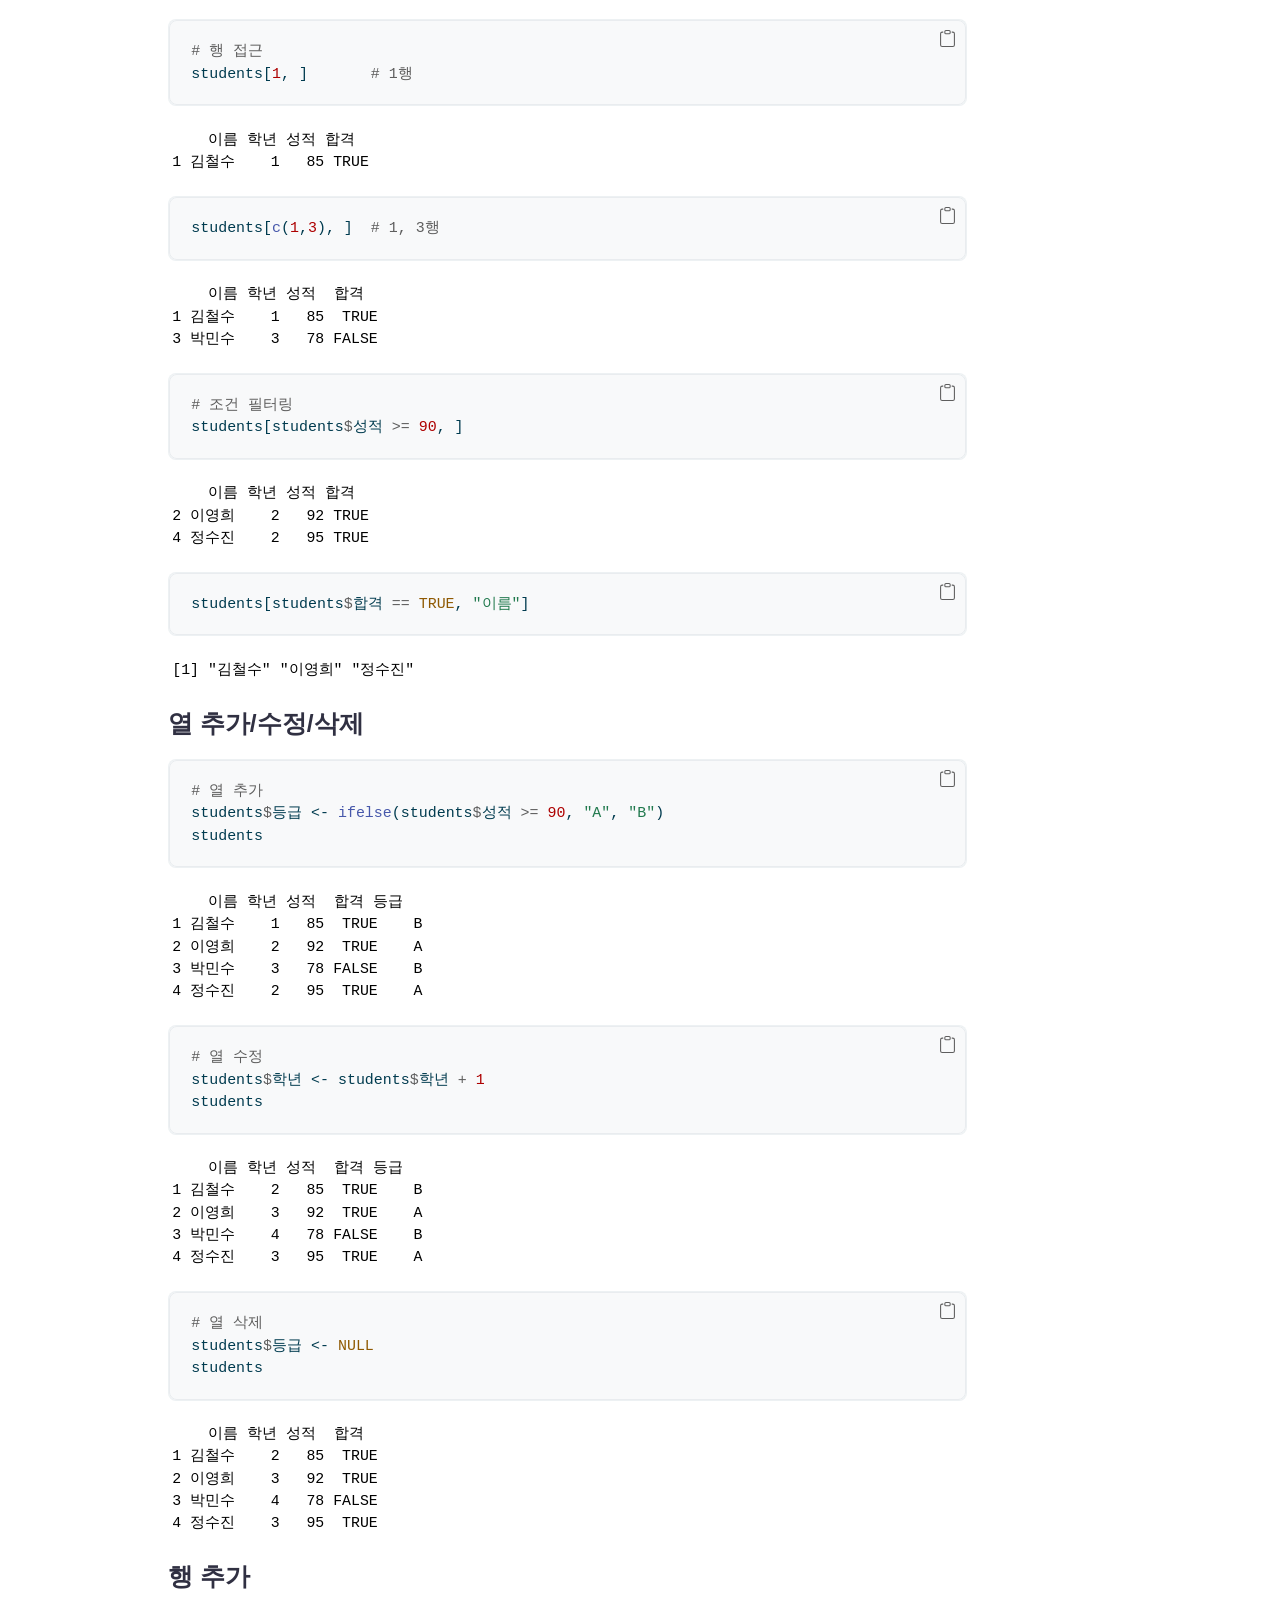
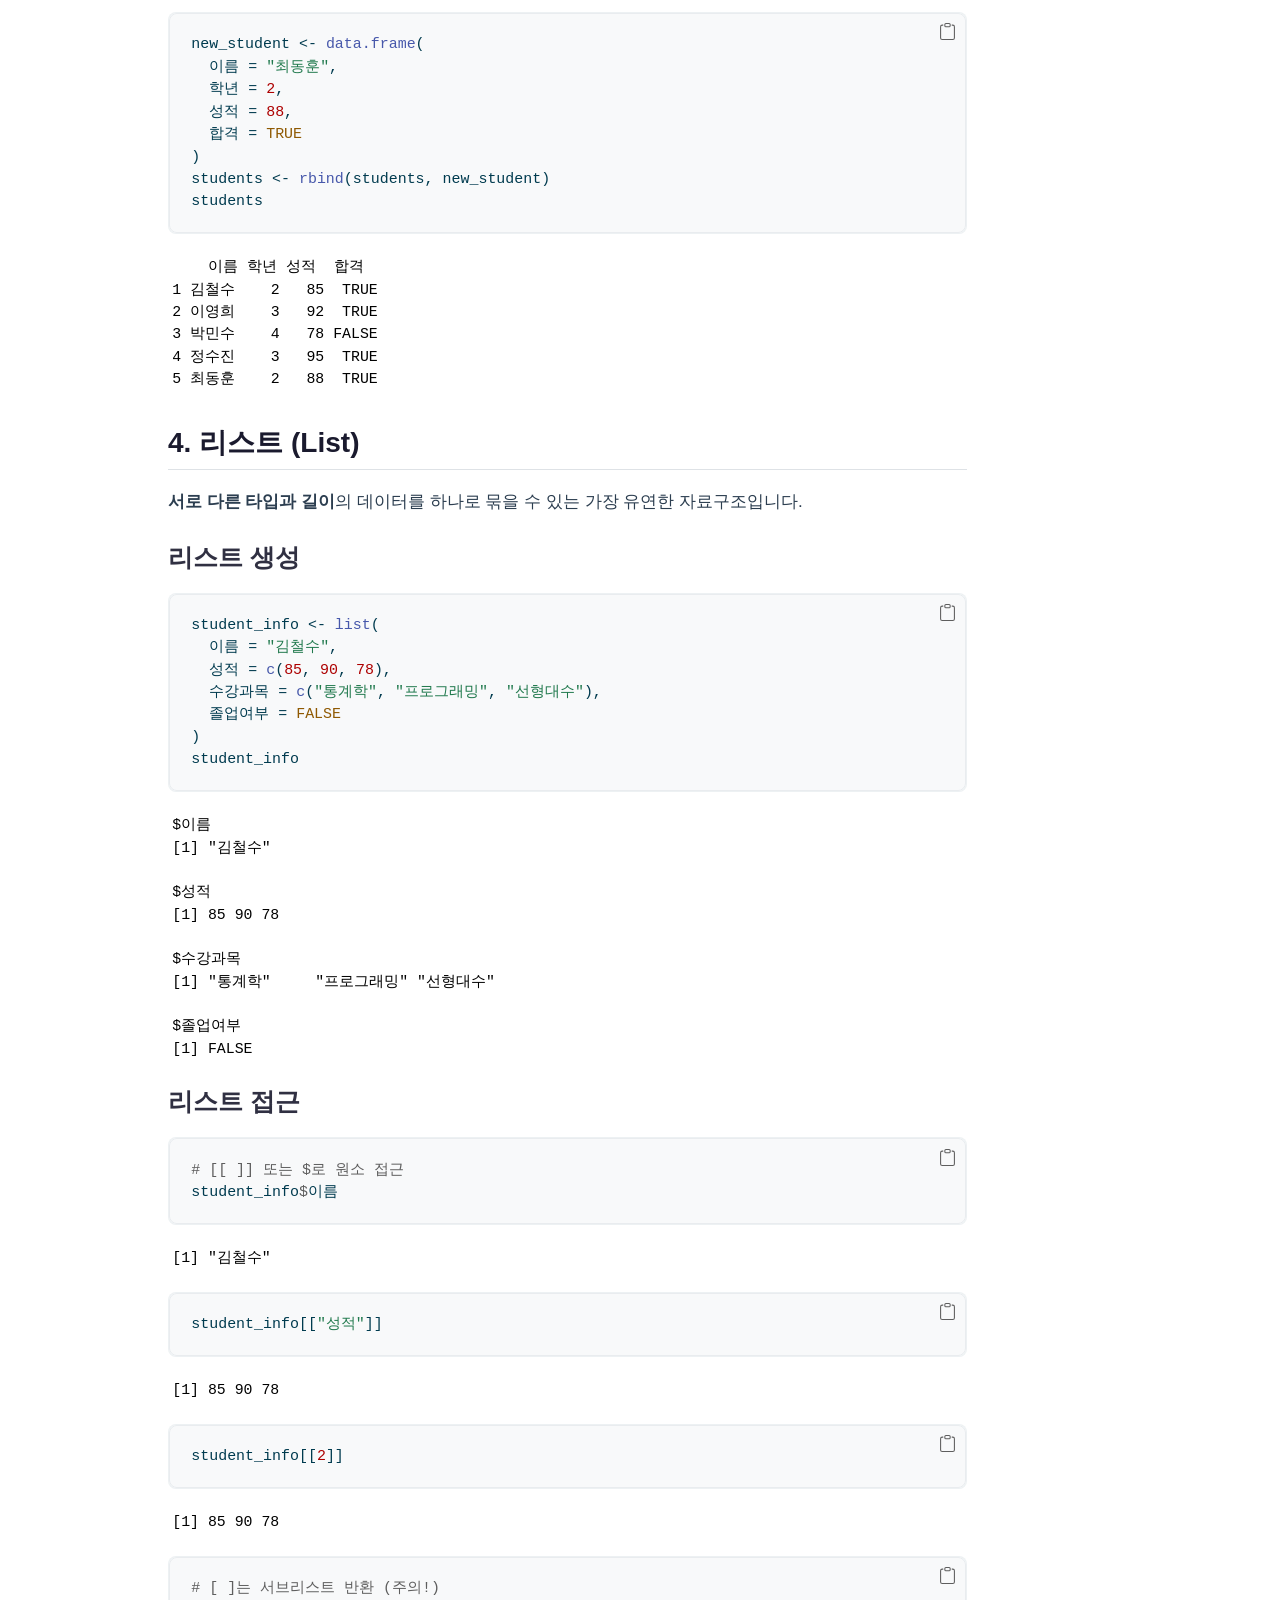
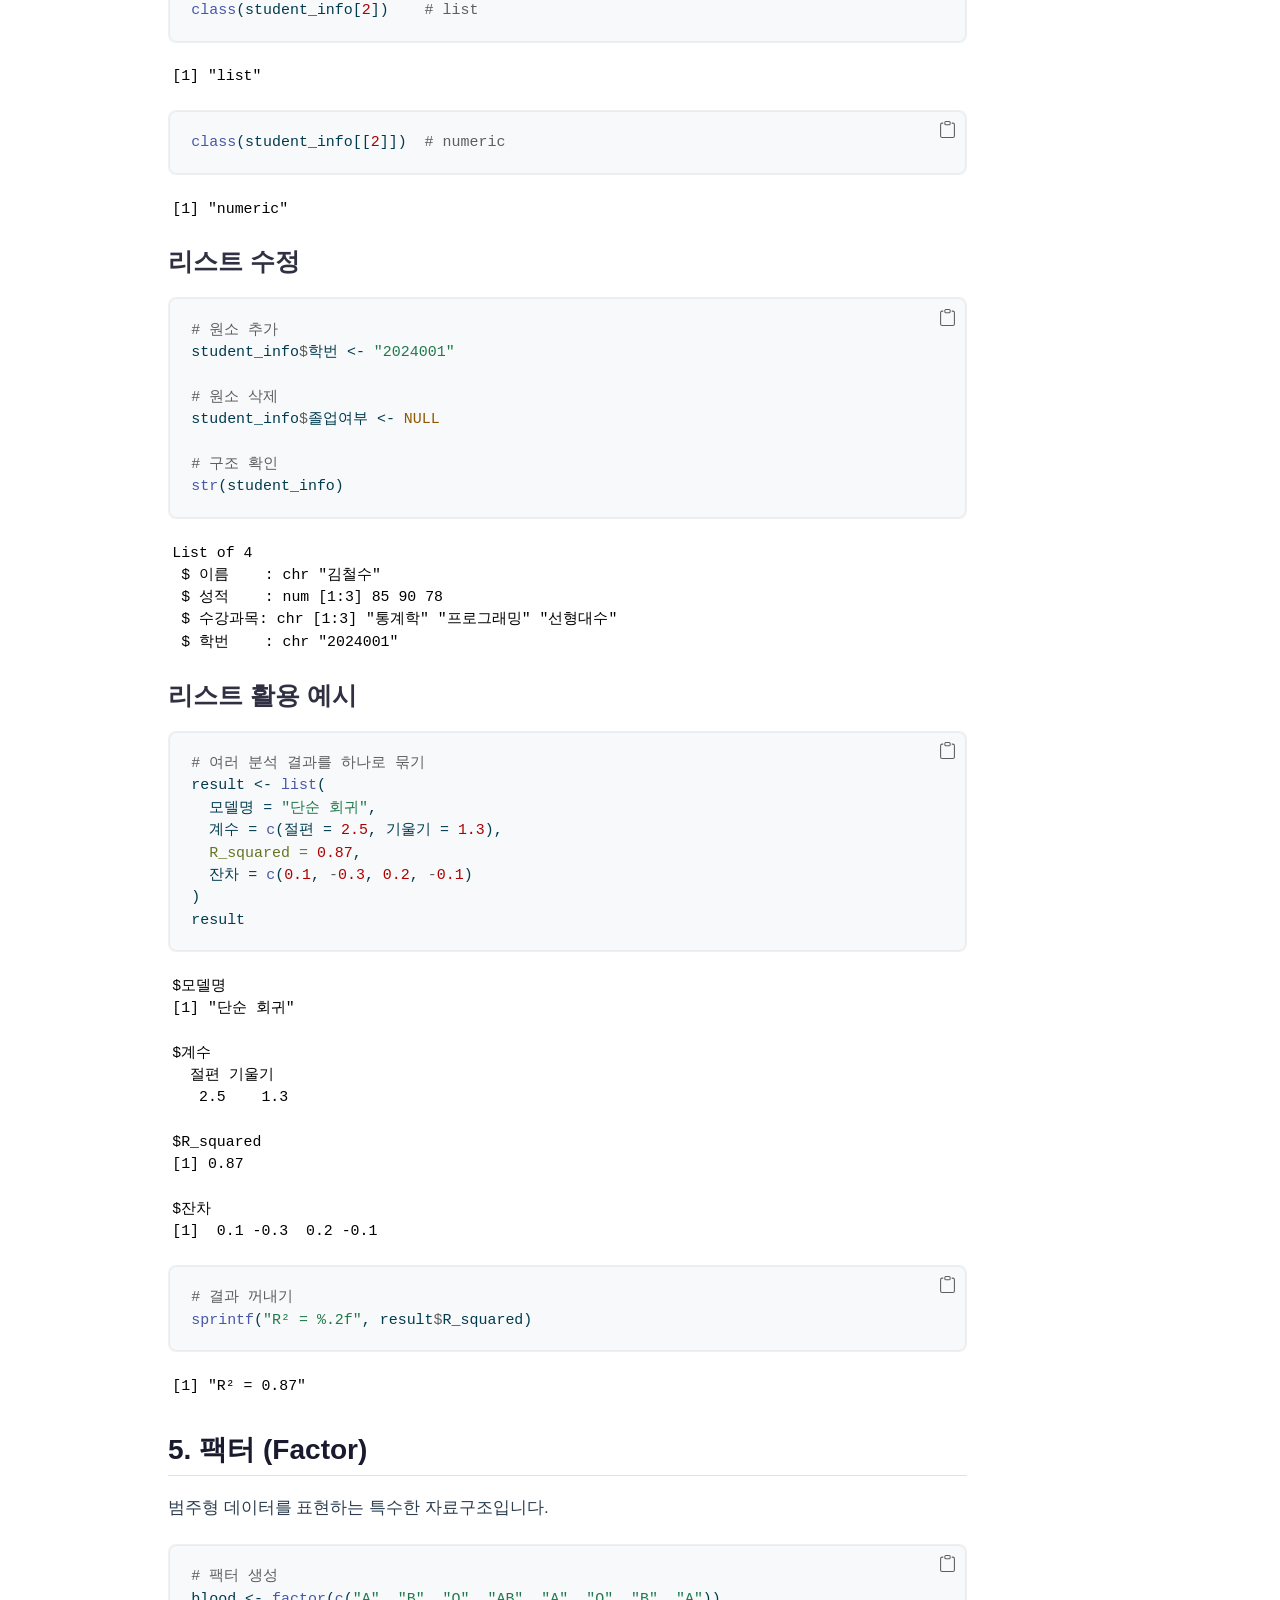
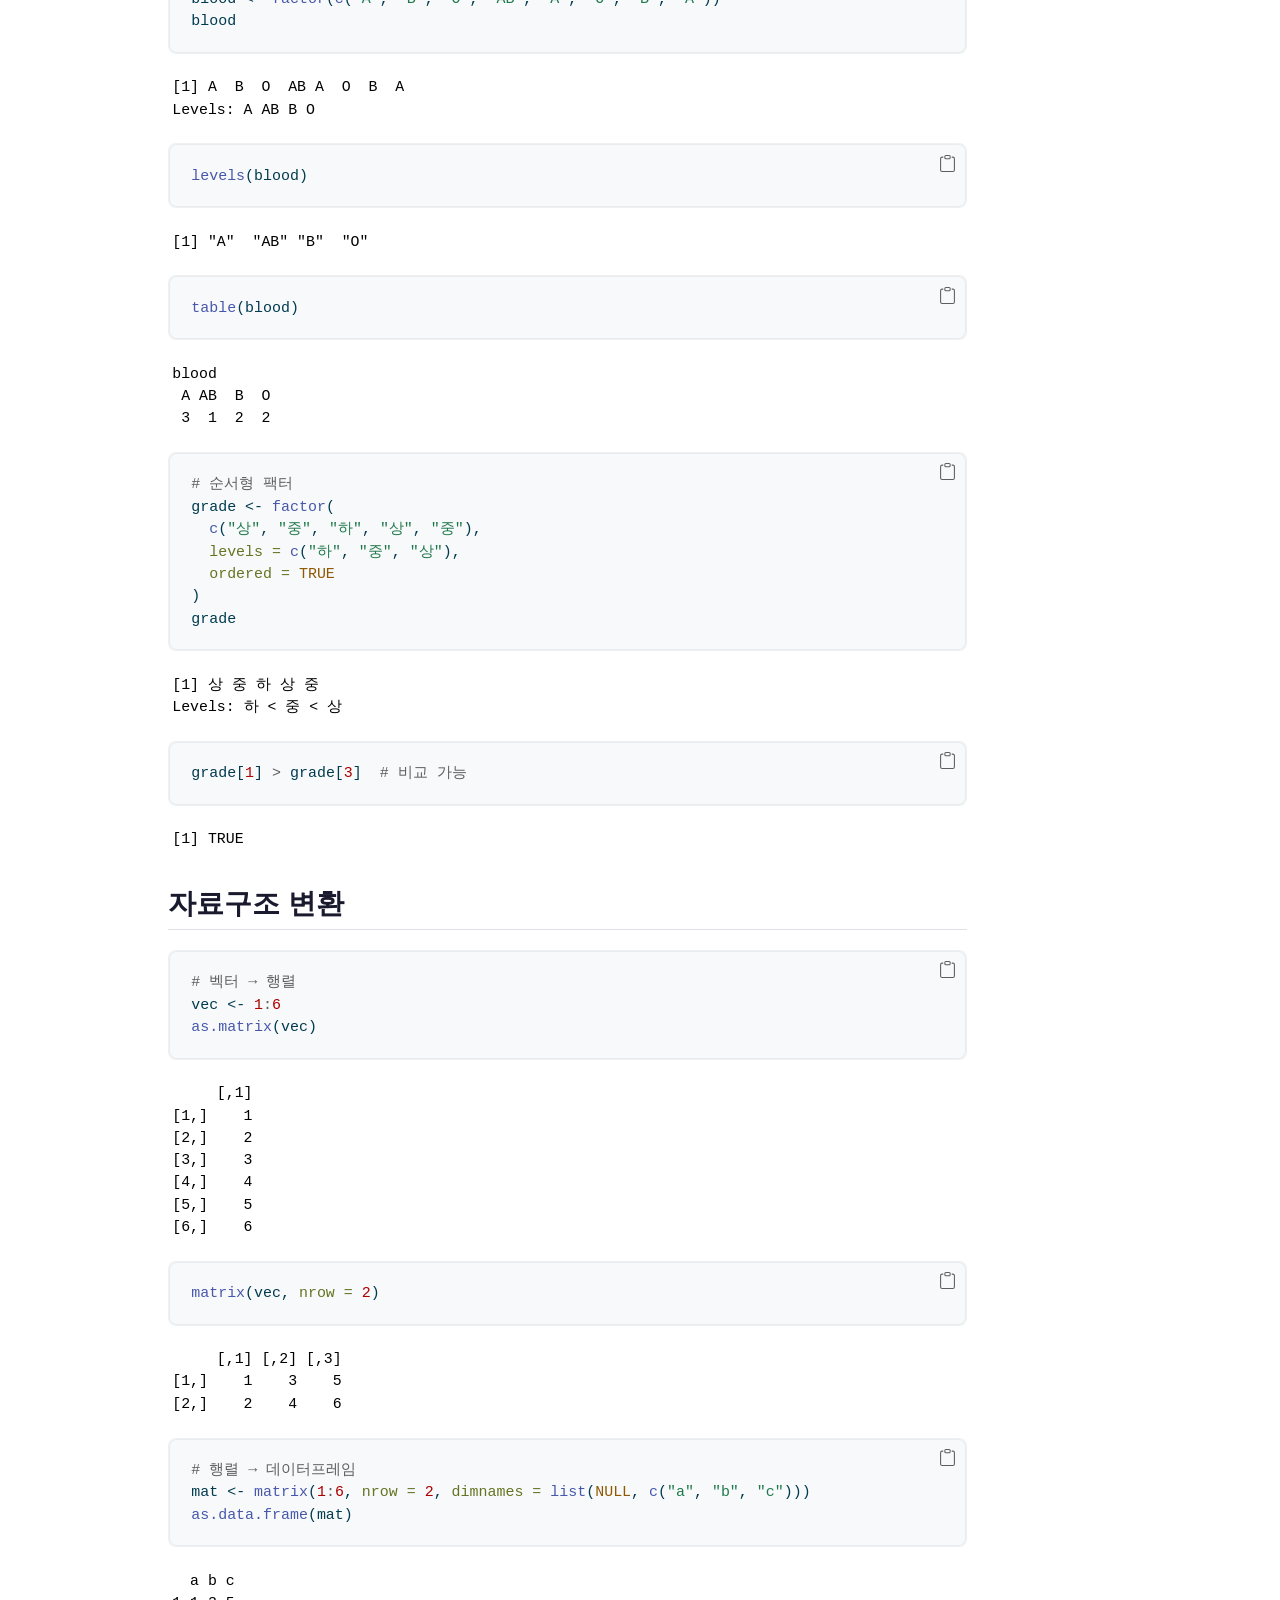
<file: docs/posts/r-data-structures/index.html>
<!DOCTYPE html>
<html xmlns="http://www.w3.org/1999/xhtml" lang="ko" xml:lang="ko"><head>

<meta charset="utf-8">
<meta name="generator" content="quarto-1.8.25">

<meta name="viewport" content="width=device-width, initial-scale=1.0, user-scalable=yes">

<meta name="author" content="ir-handong">
<meta name="description" content="R의 핵심 자료구조 4가지를 예제와 함께 정리합니다">

<title>R 자료구조 완전 정복: 벡터, 행렬, 데이터프레임, 리스트 – IR</title>
<style>
code{white-space: pre-wrap;}
span.smallcaps{font-variant: small-caps;}
div.columns{display: flex; gap: min(4vw, 1.5em);}
div.column{flex: auto; overflow-x: auto;}
div.hanging-indent{margin-left: 1.5em; text-indent: -1.5em;}
ul.task-list{list-style: none;}
ul.task-list li input[type="checkbox"] {
  width: 0.8em;
  margin: 0 0.8em 0.2em -1em; /* quarto-specific, see https://github.com/quarto-dev/quarto-cli/issues/4556 */ 
  vertical-align: middle;
}
/* CSS for syntax highlighting */
html { -webkit-text-size-adjust: 100%; }
pre > code.sourceCode { white-space: pre; position: relative; }
pre > code.sourceCode > span { display: inline-block; line-height: 1.25; }
pre > code.sourceCode > span:empty { height: 1.2em; }
.sourceCode { overflow: visible; }
code.sourceCode > span { color: inherit; text-decoration: inherit; }
div.sourceCode { margin: 1em 0; }
pre.sourceCode { margin: 0; }
@media screen {
div.sourceCode { overflow: auto; }
}
@media print {
pre > code.sourceCode { white-space: pre-wrap; }
pre > code.sourceCode > span { text-indent: -5em; padding-left: 5em; }
}
pre.numberSource code
  { counter-reset: source-line 0; }
pre.numberSource code > span
  { position: relative; left: -4em; counter-increment: source-line; }
pre.numberSource code > span > a:first-child::before
  { content: counter(source-line);
    position: relative; left: -1em; text-align: right; vertical-align: baseline;
    border: none; display: inline-block;
    -webkit-touch-callout: none; -webkit-user-select: none;
    -khtml-user-select: none; -moz-user-select: none;
    -ms-user-select: none; user-select: none;
    padding: 0 4px; width: 4em;
  }
pre.numberSource { margin-left: 3em;  padding-left: 4px; }
div.sourceCode
  {   }
@media screen {
pre > code.sourceCode > span > a:first-child::before { text-decoration: underline; }
}
</style>


<script src="../../site_libs/quarto-nav/quarto-nav.js"></script>
<script src="../../site_libs/quarto-nav/headroom.min.js"></script>
<script src="../../site_libs/clipboard/clipboard.min.js"></script>
<script src="../../site_libs/quarto-search/autocomplete.umd.js"></script>
<script src="../../site_libs/quarto-search/fuse.min.js"></script>
<script src="../../site_libs/quarto-search/quarto-search.js"></script>
<meta name="quarto:offset" content="../../">
<script src="../../site_libs/quarto-html/quarto.js" type="module"></script>
<script src="../../site_libs/quarto-html/tabsets/tabsets.js" type="module"></script>
<script src="../../site_libs/quarto-html/axe/axe-check.js" type="module"></script>
<script src="../../site_libs/quarto-html/popper.min.js"></script>
<script src="../../site_libs/quarto-html/tippy.umd.min.js"></script>
<script src="../../site_libs/quarto-html/anchor.min.js"></script>
<link href="../../site_libs/quarto-html/tippy.css" rel="stylesheet">
<link href="../../site_libs/quarto-html/quarto-syntax-highlighting-7b89279ff1a6dce999919e0e67d4d9ec.css" rel="stylesheet" id="quarto-text-highlighting-styles">
<script src="../../site_libs/bootstrap/bootstrap.min.js"></script>
<link href="../../site_libs/bootstrap/bootstrap-icons.css" rel="stylesheet">
<link href="../../site_libs/bootstrap/bootstrap-926a63e701ac4db0197fb72e96ef5285.min.css" rel="stylesheet" append-hash="true" id="quarto-bootstrap" data-mode="light">
<script id="quarto-search-options" type="application/json">{
  "location": "navbar",
  "copy-button": false,
  "collapse-after": 3,
  "panel-placement": "end",
  "type": "overlay",
  "limit": 50,
  "keyboard-shortcut": [
    "f",
    "/",
    "s"
  ],
  "show-item-context": false,
  "language": {
    "search-no-results-text": "일치 없음",
    "search-matching-documents-text": "일치된 문서",
    "search-copy-link-title": "검색 링크 복사",
    "search-hide-matches-text": "추가 검색 결과 숨기기",
    "search-more-match-text": "추가 검색결과",
    "search-more-matches-text": "추가 검색결과",
    "search-clear-button-title": "제거",
    "search-text-placeholder": "",
    "search-detached-cancel-button-title": "취소",
    "search-submit-button-title": "검색",
    "search-label": "검색"
  }
}</script>


<link rel="stylesheet" href="../../styles.css">
</head>

<body class="nav-fixed quarto-light">

<div id="quarto-search-results"></div>
  <header id="quarto-header" class="headroom fixed-top quarto-banner">
    <nav class="navbar navbar-expand-lg " data-bs-theme="dark">
      <div class="navbar-container container-fluid">
      <div class="navbar-brand-container mx-auto">
    <a href="../../index.html" class="navbar-brand navbar-brand-logo">
    </a>
    <a class="navbar-brand" href="../../index.html">
    <span class="navbar-title">IR</span>
    </a>
  </div>
            <div id="quarto-search" class="" title="검색"></div>
          <button class="navbar-toggler" type="button" data-bs-toggle="collapse" data-bs-target="#navbarCollapse" aria-controls="navbarCollapse" role="menu" aria-expanded="false" aria-label="탐색 전환" onclick="if (window.quartoToggleHeadroom) { window.quartoToggleHeadroom(); }">
  <span class="navbar-toggler-icon"></span>
</button>
          <div class="collapse navbar-collapse" id="navbarCollapse">
            <ul class="navbar-nav navbar-nav-scroll me-auto">
  <li class="nav-item">
    <a class="nav-link" href="../../index.html"> 
<span class="menu-text">홈</span></a>
  </li>  
  <li class="nav-item">
    <a class="nav-link" href="../../about.html"> 
<span class="menu-text">소개</span></a>
  </li>  
</ul>
            <ul class="navbar-nav navbar-nav-scroll ms-auto">
  <li class="nav-item compact">
    <a class="nav-link" href="https://github.com/ir-handong"> <i class="bi bi-github" role="img">
</i> 
<span class="menu-text"></span></a>
  </li>  
</ul>
          </div> <!-- /navcollapse -->
            <div class="quarto-navbar-tools">
</div>
      </div> <!-- /container-fluid -->
    </nav>
</header>
<!-- content -->
<header id="title-block-header" class="quarto-title-block default page-columns page-full">
  <div class="quarto-title-banner page-columns page-full">
    <div class="quarto-title column-body">
      <h1 class="title">R 자료구조 완전 정복: 벡터, 행렬, 데이터프레임, 리스트</h1>
                  <div>
        <div class="description">
          R의 핵심 자료구조 4가지를 예제와 함께 정리합니다
        </div>
      </div>
                          <div class="quarto-categories">
                <div class="quarto-category">R</div>
                <div class="quarto-category">프로그래밍</div>
              </div>
                  </div>
  </div>
    
  
  <div class="quarto-title-meta">

      <div>
      <div class="quarto-title-meta-heading">저자</div>
      <div class="quarto-title-meta-contents">
               <p>ir-handong </p>
            </div>
    </div>
      
      <div>
      <div class="quarto-title-meta-heading">공개</div>
      <div class="quarto-title-meta-contents">
        <p class="date">2026년 4월 8일</p>
      </div>
    </div>
    
      
    </div>
    
  
  </header><div id="quarto-content" class="quarto-container page-columns page-rows-contents page-layout-article page-navbar">
<!-- sidebar -->
<!-- margin-sidebar -->
    <div id="quarto-margin-sidebar" class="sidebar margin-sidebar">
        <nav id="TOC" role="doc-toc" class="toc-active">
    <h2 id="toc-title">목차</h2>
   
  <ul>
  <li><a href="#r의-자료구조-개요" id="toc-r의-자료구조-개요" class="nav-link active" data-scroll-target="#r의-자료구조-개요">R의 자료구조 개요</a></li>
  <li><a href="#벡터-vector" id="toc-벡터-vector" class="nav-link" data-scroll-target="#벡터-vector">1. 벡터 (Vector)</a>
  <ul class="collapse">
  <li><a href="#벡터-생성" id="toc-벡터-생성" class="nav-link" data-scroll-target="#벡터-생성">벡터 생성</a></li>
  <li><a href="#벡터-인덱싱" id="toc-벡터-인덱싱" class="nav-link" data-scroll-target="#벡터-인덱싱">벡터 인덱싱</a></li>
  <li><a href="#벡터-연산" id="toc-벡터-연산" class="nav-link" data-scroll-target="#벡터-연산">벡터 연산</a></li>
  <li><a href="#타입-변환" id="toc-타입-변환" class="nav-link" data-scroll-target="#타입-변환">타입 변환</a></li>
  </ul></li>
  <li><a href="#행렬-matrix" id="toc-행렬-matrix" class="nav-link" data-scroll-target="#행렬-matrix">2. 행렬 (Matrix)</a>
  <ul class="collapse">
  <li><a href="#행렬-생성" id="toc-행렬-생성" class="nav-link" data-scroll-target="#행렬-생성">행렬 생성</a></li>
  <li><a href="#행렬-인덱싱" id="toc-행렬-인덱싱" class="nav-link" data-scroll-target="#행렬-인덱싱">행렬 인덱싱</a></li>
  <li><a href="#행렬-연산" id="toc-행렬-연산" class="nav-link" data-scroll-target="#행렬-연산">행렬 연산</a></li>
  </ul></li>
  <li><a href="#데이터프레임-data-frame" id="toc-데이터프레임-data-frame" class="nav-link" data-scroll-target="#데이터프레임-data-frame">3. 데이터프레임 (Data Frame)</a>
  <ul class="collapse">
  <li><a href="#데이터프레임-생성" id="toc-데이터프레임-생성" class="nav-link" data-scroll-target="#데이터프레임-생성">데이터프레임 생성</a></li>
  <li><a href="#구조-확인" id="toc-구조-확인" class="nav-link" data-scroll-target="#구조-확인">구조 확인</a></li>
  <li><a href="#데이터-접근" id="toc-데이터-접근" class="nav-link" data-scroll-target="#데이터-접근">데이터 접근</a></li>
  <li><a href="#열-추가수정삭제" id="toc-열-추가수정삭제" class="nav-link" data-scroll-target="#열-추가수정삭제">열 추가/수정/삭제</a></li>
  <li><a href="#행-추가" id="toc-행-추가" class="nav-link" data-scroll-target="#행-추가">행 추가</a></li>
  </ul></li>
  <li><a href="#리스트-list" id="toc-리스트-list" class="nav-link" data-scroll-target="#리스트-list">4. 리스트 (List)</a>
  <ul class="collapse">
  <li><a href="#리스트-생성" id="toc-리스트-생성" class="nav-link" data-scroll-target="#리스트-생성">리스트 생성</a></li>
  <li><a href="#리스트-접근" id="toc-리스트-접근" class="nav-link" data-scroll-target="#리스트-접근">리스트 접근</a></li>
  <li><a href="#리스트-수정" id="toc-리스트-수정" class="nav-link" data-scroll-target="#리스트-수정">리스트 수정</a></li>
  <li><a href="#리스트-활용-예시" id="toc-리스트-활용-예시" class="nav-link" data-scroll-target="#리스트-활용-예시">리스트 활용 예시</a></li>
  </ul></li>
  <li><a href="#팩터-factor" id="toc-팩터-factor" class="nav-link" data-scroll-target="#팩터-factor">5. 팩터 (Factor)</a></li>
  <li><a href="#자료구조-변환" id="toc-자료구조-변환" class="nav-link" data-scroll-target="#자료구조-변환">자료구조 변환</a></li>
  <li><a href="#한눈에-비교" id="toc-한눈에-비교" class="nav-link" data-scroll-target="#한눈에-비교">한눈에 비교</a></li>
  </ul>
</nav>
    </div>
<!-- main -->
<main class="content quarto-banner-title-block" id="quarto-document-content">





<section id="r의-자료구조-개요" class="level2">
<h2 class="anchored" data-anchor-id="r의-자료구조-개요">R의 자료구조 개요</h2>
<p>R에는 크게 <strong>4가지 핵심 자료구조</strong>가 있습니다.</p>
<table class="caption-top table">
<thead>
<tr class="header">
<th>자료구조</th>
<th>차원</th>
<th>데이터 타입</th>
<th>생성 함수</th>
</tr>
</thead>
<tbody>
<tr class="odd">
<td>벡터(Vector)</td>
<td>1차원</td>
<td>동일</td>
<td><code>c()</code></td>
</tr>
<tr class="even">
<td>행렬(Matrix)</td>
<td>2차원</td>
<td>동일</td>
<td><code>matrix()</code></td>
</tr>
<tr class="odd">
<td>데이터프레임(Data Frame)</td>
<td>2차원</td>
<td>혼합 가능</td>
<td><code>data.frame()</code></td>
</tr>
<tr class="even">
<td>리스트(List)</td>
<td>1차원</td>
<td>혼합 가능</td>
<td><code>list()</code></td>
</tr>
</tbody>
</table>
</section>
<section id="벡터-vector" class="level2">
<h2 class="anchored" data-anchor-id="벡터-vector">1. 벡터 (Vector)</h2>
<p>R에서 가장 기본적인 자료구조입니다. <strong>같은 타입</strong>의 값들을 하나로 묶습니다.</p>
<section id="벡터-생성" class="level3">
<h3 class="anchored" data-anchor-id="벡터-생성">벡터 생성</h3>
<div class="cell">
<div class="code-copy-outer-scaffold"><div class="sourceCode cell-code" id="cb1"><pre class="sourceCode r code-with-copy"><code class="sourceCode r"><span id="cb1-1"><a href="#cb1-1" aria-hidden="true" tabindex="-1"></a><span class="co"># 숫자형 벡터</span></span>
<span id="cb1-2"><a href="#cb1-2" aria-hidden="true" tabindex="-1"></a>nums <span class="ot">&lt;-</span> <span class="fu">c</span>(<span class="dv">1</span>, <span class="dv">2</span>, <span class="dv">3</span>, <span class="dv">4</span>, <span class="dv">5</span>)</span>
<span id="cb1-3"><a href="#cb1-3" aria-hidden="true" tabindex="-1"></a>nums</span></code></pre></div><button title="클립보드 복사" class="code-copy-button"><i class="bi"></i></button></div>
<div class="cell-output cell-output-stdout">
<pre><code>[1] 1 2 3 4 5</code></pre>
</div>
<div class="code-copy-outer-scaffold"><div class="sourceCode cell-code" id="cb3"><pre class="sourceCode r code-with-copy"><code class="sourceCode r"><span id="cb3-1"><a href="#cb3-1" aria-hidden="true" tabindex="-1"></a><span class="co"># 문자형 벡터</span></span>
<span id="cb3-2"><a href="#cb3-2" aria-hidden="true" tabindex="-1"></a>names <span class="ot">&lt;-</span> <span class="fu">c</span>(<span class="st">"김철수"</span>, <span class="st">"이영희"</span>, <span class="st">"박민수"</span>)</span>
<span id="cb3-3"><a href="#cb3-3" aria-hidden="true" tabindex="-1"></a>names</span></code></pre></div><button title="클립보드 복사" class="code-copy-button"><i class="bi"></i></button></div>
<div class="cell-output cell-output-stdout">
<pre><code>[1] "김철수" "이영희" "박민수"</code></pre>
</div>
<div class="code-copy-outer-scaffold"><div class="sourceCode cell-code" id="cb5"><pre class="sourceCode r code-with-copy"><code class="sourceCode r"><span id="cb5-1"><a href="#cb5-1" aria-hidden="true" tabindex="-1"></a><span class="co"># 논리형 벡터</span></span>
<span id="cb5-2"><a href="#cb5-2" aria-hidden="true" tabindex="-1"></a>flags <span class="ot">&lt;-</span> <span class="fu">c</span>(<span class="cn">TRUE</span>, <span class="cn">FALSE</span>, <span class="cn">TRUE</span>, <span class="cn">TRUE</span>)</span>
<span id="cb5-3"><a href="#cb5-3" aria-hidden="true" tabindex="-1"></a>flags</span></code></pre></div><button title="클립보드 복사" class="code-copy-button"><i class="bi"></i></button></div>
<div class="cell-output cell-output-stdout">
<pre><code>[1]  TRUE FALSE  TRUE  TRUE</code></pre>
</div>
<div class="code-copy-outer-scaffold"><div class="sourceCode cell-code" id="cb7"><pre class="sourceCode r code-with-copy"><code class="sourceCode r"><span id="cb7-1"><a href="#cb7-1" aria-hidden="true" tabindex="-1"></a><span class="co"># 연속 숫자</span></span>
<span id="cb7-2"><a href="#cb7-2" aria-hidden="true" tabindex="-1"></a>seq_vec <span class="ot">&lt;-</span> <span class="dv">1</span><span class="sc">:</span><span class="dv">10</span></span>
<span id="cb7-3"><a href="#cb7-3" aria-hidden="true" tabindex="-1"></a>seq_vec</span></code></pre></div><button title="클립보드 복사" class="code-copy-button"><i class="bi"></i></button></div>
<div class="cell-output cell-output-stdout">
<pre><code> [1]  1  2  3  4  5  6  7  8  9 10</code></pre>
</div>
<div class="code-copy-outer-scaffold"><div class="sourceCode cell-code" id="cb9"><pre class="sourceCode r code-with-copy"><code class="sourceCode r"><span id="cb9-1"><a href="#cb9-1" aria-hidden="true" tabindex="-1"></a><span class="co"># 일정 간격</span></span>
<span id="cb9-2"><a href="#cb9-2" aria-hidden="true" tabindex="-1"></a><span class="fu">seq</span>(<span class="at">from =</span> <span class="dv">0</span>, <span class="at">to =</span> <span class="dv">1</span>, <span class="at">by =</span> <span class="fl">0.2</span>)</span></code></pre></div><button title="클립보드 복사" class="code-copy-button"><i class="bi"></i></button></div>
<div class="cell-output cell-output-stdout">
<pre><code>[1] 0.0 0.2 0.4 0.6 0.8 1.0</code></pre>
</div>
<div class="code-copy-outer-scaffold"><div class="sourceCode cell-code" id="cb11"><pre class="sourceCode r code-with-copy"><code class="sourceCode r"><span id="cb11-1"><a href="#cb11-1" aria-hidden="true" tabindex="-1"></a><span class="co"># 반복</span></span>
<span id="cb11-2"><a href="#cb11-2" aria-hidden="true" tabindex="-1"></a><span class="fu">rep</span>(<span class="fu">c</span>(<span class="st">"A"</span>, <span class="st">"B"</span>), <span class="at">times =</span> <span class="dv">3</span>)</span></code></pre></div><button title="클립보드 복사" class="code-copy-button"><i class="bi"></i></button></div>
<div class="cell-output cell-output-stdout">
<pre><code>[1] "A" "B" "A" "B" "A" "B"</code></pre>
</div>
<div class="code-copy-outer-scaffold"><div class="sourceCode cell-code" id="cb13"><pre class="sourceCode r code-with-copy"><code class="sourceCode r"><span id="cb13-1"><a href="#cb13-1" aria-hidden="true" tabindex="-1"></a><span class="fu">rep</span>(<span class="fu">c</span>(<span class="st">"A"</span>, <span class="st">"B"</span>), <span class="at">each =</span> <span class="dv">3</span>)</span></code></pre></div><button title="클립보드 복사" class="code-copy-button"><i class="bi"></i></button></div>
<div class="cell-output cell-output-stdout">
<pre><code>[1] "A" "A" "A" "B" "B" "B"</code></pre>
</div>
</div>
</section>
<section id="벡터-인덱싱" class="level3">
<h3 class="anchored" data-anchor-id="벡터-인덱싱">벡터 인덱싱</h3>
<div class="cell">
<div class="code-copy-outer-scaffold"><div class="sourceCode cell-code" id="cb15"><pre class="sourceCode r code-with-copy"><code class="sourceCode r"><span id="cb15-1"><a href="#cb15-1" aria-hidden="true" tabindex="-1"></a>x <span class="ot">&lt;-</span> <span class="fu">c</span>(<span class="dv">10</span>, <span class="dv">20</span>, <span class="dv">30</span>, <span class="dv">40</span>, <span class="dv">50</span>)</span>
<span id="cb15-2"><a href="#cb15-2" aria-hidden="true" tabindex="-1"></a></span>
<span id="cb15-3"><a href="#cb15-3" aria-hidden="true" tabindex="-1"></a>x[<span class="dv">1</span>]          <span class="co"># 첫 번째 원소</span></span></code></pre></div><button title="클립보드 복사" class="code-copy-button"><i class="bi"></i></button></div>
<div class="cell-output cell-output-stdout">
<pre><code>[1] 10</code></pre>
</div>
<div class="code-copy-outer-scaffold"><div class="sourceCode cell-code" id="cb17"><pre class="sourceCode r code-with-copy"><code class="sourceCode r"><span id="cb17-1"><a href="#cb17-1" aria-hidden="true" tabindex="-1"></a>x[<span class="fu">c</span>(<span class="dv">1</span>, <span class="dv">3</span>)]   <span class="co"># 1, 3번째</span></span></code></pre></div><button title="클립보드 복사" class="code-copy-button"><i class="bi"></i></button></div>
<div class="cell-output cell-output-stdout">
<pre><code>[1] 10 30</code></pre>
</div>
<div class="code-copy-outer-scaffold"><div class="sourceCode cell-code" id="cb19"><pre class="sourceCode r code-with-copy"><code class="sourceCode r"><span id="cb19-1"><a href="#cb19-1" aria-hidden="true" tabindex="-1"></a>x[<span class="sc">-</span><span class="dv">2</span>]         <span class="co"># 2번째 제외</span></span></code></pre></div><button title="클립보드 복사" class="code-copy-button"><i class="bi"></i></button></div>
<div class="cell-output cell-output-stdout">
<pre><code>[1] 10 30 40 50</code></pre>
</div>
<div class="code-copy-outer-scaffold"><div class="sourceCode cell-code" id="cb21"><pre class="sourceCode r code-with-copy"><code class="sourceCode r"><span id="cb21-1"><a href="#cb21-1" aria-hidden="true" tabindex="-1"></a>x[x <span class="sc">&gt;</span> <span class="dv">25</span>]    <span class="co"># 조건 필터링</span></span></code></pre></div><button title="클립보드 복사" class="code-copy-button"><i class="bi"></i></button></div>
<div class="cell-output cell-output-stdout">
<pre><code>[1] 30 40 50</code></pre>
</div>
</div>
</section>
<section id="벡터-연산" class="level3">
<h3 class="anchored" data-anchor-id="벡터-연산">벡터 연산</h3>
<div class="cell">
<div class="code-copy-outer-scaffold"><div class="sourceCode cell-code" id="cb23"><pre class="sourceCode r code-with-copy"><code class="sourceCode r"><span id="cb23-1"><a href="#cb23-1" aria-hidden="true" tabindex="-1"></a>a <span class="ot">&lt;-</span> <span class="fu">c</span>(<span class="dv">1</span>, <span class="dv">2</span>, <span class="dv">3</span>)</span>
<span id="cb23-2"><a href="#cb23-2" aria-hidden="true" tabindex="-1"></a>b <span class="ot">&lt;-</span> <span class="fu">c</span>(<span class="dv">10</span>, <span class="dv">20</span>, <span class="dv">30</span>)</span>
<span id="cb23-3"><a href="#cb23-3" aria-hidden="true" tabindex="-1"></a></span>
<span id="cb23-4"><a href="#cb23-4" aria-hidden="true" tabindex="-1"></a>a <span class="sc">+</span> b     <span class="co"># 원소별 덧셈</span></span></code></pre></div><button title="클립보드 복사" class="code-copy-button"><i class="bi"></i></button></div>
<div class="cell-output cell-output-stdout">
<pre><code>[1] 11 22 33</code></pre>
</div>
<div class="code-copy-outer-scaffold"><div class="sourceCode cell-code" id="cb25"><pre class="sourceCode r code-with-copy"><code class="sourceCode r"><span id="cb25-1"><a href="#cb25-1" aria-hidden="true" tabindex="-1"></a>a <span class="sc">*</span> b     <span class="co"># 원소별 곱셈</span></span></code></pre></div><button title="클립보드 복사" class="code-copy-button"><i class="bi"></i></button></div>
<div class="cell-output cell-output-stdout">
<pre><code>[1] 10 40 90</code></pre>
</div>
<div class="code-copy-outer-scaffold"><div class="sourceCode cell-code" id="cb27"><pre class="sourceCode r code-with-copy"><code class="sourceCode r"><span id="cb27-1"><a href="#cb27-1" aria-hidden="true" tabindex="-1"></a><span class="fu">sum</span>(a)    <span class="co"># 합계</span></span></code></pre></div><button title="클립보드 복사" class="code-copy-button"><i class="bi"></i></button></div>
<div class="cell-output cell-output-stdout">
<pre><code>[1] 6</code></pre>
</div>
<div class="code-copy-outer-scaffold"><div class="sourceCode cell-code" id="cb29"><pre class="sourceCode r code-with-copy"><code class="sourceCode r"><span id="cb29-1"><a href="#cb29-1" aria-hidden="true" tabindex="-1"></a><span class="fu">mean</span>(b)   <span class="co"># 평균</span></span></code></pre></div><button title="클립보드 복사" class="code-copy-button"><i class="bi"></i></button></div>
<div class="cell-output cell-output-stdout">
<pre><code>[1] 20</code></pre>
</div>
<div class="code-copy-outer-scaffold"><div class="sourceCode cell-code" id="cb31"><pre class="sourceCode r code-with-copy"><code class="sourceCode r"><span id="cb31-1"><a href="#cb31-1" aria-hidden="true" tabindex="-1"></a><span class="fu">length</span>(a) <span class="co"># 길이</span></span></code></pre></div><button title="클립보드 복사" class="code-copy-button"><i class="bi"></i></button></div>
<div class="cell-output cell-output-stdout">
<pre><code>[1] 3</code></pre>
</div>
</div>
</section>
<section id="타입-변환" class="level3">
<h3 class="anchored" data-anchor-id="타입-변환">타입 변환</h3>
<p>벡터에 서로 다른 타입을 넣으면 <strong>자동 변환</strong>됩니다.</p>
<div class="cell">
<div class="code-copy-outer-scaffold"><div class="sourceCode cell-code" id="cb33"><pre class="sourceCode r code-with-copy"><code class="sourceCode r"><span id="cb33-1"><a href="#cb33-1" aria-hidden="true" tabindex="-1"></a><span class="co"># 숫자 + 문자 → 문자</span></span>
<span id="cb33-2"><a href="#cb33-2" aria-hidden="true" tabindex="-1"></a>mixed <span class="ot">&lt;-</span> <span class="fu">c</span>(<span class="dv">1</span>, <span class="st">"hello"</span>, <span class="dv">3</span>)</span>
<span id="cb33-3"><a href="#cb33-3" aria-hidden="true" tabindex="-1"></a>mixed</span></code></pre></div><button title="클립보드 복사" class="code-copy-button"><i class="bi"></i></button></div>
<div class="cell-output cell-output-stdout">
<pre><code>[1] "1"     "hello" "3"    </code></pre>
</div>
<div class="code-copy-outer-scaffold"><div class="sourceCode cell-code" id="cb35"><pre class="sourceCode r code-with-copy"><code class="sourceCode r"><span id="cb35-1"><a href="#cb35-1" aria-hidden="true" tabindex="-1"></a><span class="fu">class</span>(mixed)</span></code></pre></div><button title="클립보드 복사" class="code-copy-button"><i class="bi"></i></button></div>
<div class="cell-output cell-output-stdout">
<pre><code>[1] "character"</code></pre>
</div>
<div class="code-copy-outer-scaffold"><div class="sourceCode cell-code" id="cb37"><pre class="sourceCode r code-with-copy"><code class="sourceCode r"><span id="cb37-1"><a href="#cb37-1" aria-hidden="true" tabindex="-1"></a><span class="co"># 논리 + 숫자 → 숫자 (TRUE=1, FALSE=0)</span></span>
<span id="cb37-2"><a href="#cb37-2" aria-hidden="true" tabindex="-1"></a>mixed2 <span class="ot">&lt;-</span> <span class="fu">c</span>(<span class="cn">TRUE</span>, <span class="cn">FALSE</span>, <span class="dv">3</span>)</span>
<span id="cb37-3"><a href="#cb37-3" aria-hidden="true" tabindex="-1"></a>mixed2</span></code></pre></div><button title="클립보드 복사" class="code-copy-button"><i class="bi"></i></button></div>
<div class="cell-output cell-output-stdout">
<pre><code>[1] 1 0 3</code></pre>
</div>
<div class="code-copy-outer-scaffold"><div class="sourceCode cell-code" id="cb39"><pre class="sourceCode r code-with-copy"><code class="sourceCode r"><span id="cb39-1"><a href="#cb39-1" aria-hidden="true" tabindex="-1"></a><span class="fu">class</span>(mixed2)</span></code></pre></div><button title="클립보드 복사" class="code-copy-button"><i class="bi"></i></button></div>
<div class="cell-output cell-output-stdout">
<pre><code>[1] "numeric"</code></pre>
</div>
</div>
</section>
</section>
<section id="행렬-matrix" class="level2">
<h2 class="anchored" data-anchor-id="행렬-matrix">2. 행렬 (Matrix)</h2>
<p><strong>2차원</strong> 자료구조로, 벡터와 마찬가지로 <strong>같은 타입</strong>만 저장합니다.</p>
<section id="행렬-생성" class="level3">
<h3 class="anchored" data-anchor-id="행렬-생성">행렬 생성</h3>
<div class="cell">
<div class="code-copy-outer-scaffold"><div class="sourceCode cell-code" id="cb41"><pre class="sourceCode r code-with-copy"><code class="sourceCode r"><span id="cb41-1"><a href="#cb41-1" aria-hidden="true" tabindex="-1"></a><span class="co"># 3행 4열 행렬</span></span>
<span id="cb41-2"><a href="#cb41-2" aria-hidden="true" tabindex="-1"></a>mat <span class="ot">&lt;-</span> <span class="fu">matrix</span>(<span class="dv">1</span><span class="sc">:</span><span class="dv">12</span>, <span class="at">nrow =</span> <span class="dv">3</span>, <span class="at">ncol =</span> <span class="dv">4</span>)</span>
<span id="cb41-3"><a href="#cb41-3" aria-hidden="true" tabindex="-1"></a>mat</span></code></pre></div><button title="클립보드 복사" class="code-copy-button"><i class="bi"></i></button></div>
<div class="cell-output cell-output-stdout">
<pre><code>     [,1] [,2] [,3] [,4]
[1,]    1    4    7   10
[2,]    2    5    8   11
[3,]    3    6    9   12</code></pre>
</div>
<div class="code-copy-outer-scaffold"><div class="sourceCode cell-code" id="cb43"><pre class="sourceCode r code-with-copy"><code class="sourceCode r"><span id="cb43-1"><a href="#cb43-1" aria-hidden="true" tabindex="-1"></a><span class="co"># 행 방향으로 채우기</span></span>
<span id="cb43-2"><a href="#cb43-2" aria-hidden="true" tabindex="-1"></a><span class="fu">matrix</span>(<span class="dv">1</span><span class="sc">:</span><span class="dv">12</span>, <span class="at">nrow =</span> <span class="dv">3</span>, <span class="at">byrow =</span> <span class="cn">TRUE</span>)</span></code></pre></div><button title="클립보드 복사" class="code-copy-button"><i class="bi"></i></button></div>
<div class="cell-output cell-output-stdout">
<pre><code>     [,1] [,2] [,3] [,4]
[1,]    1    2    3    4
[2,]    5    6    7    8
[3,]    9   10   11   12</code></pre>
</div>
<div class="code-copy-outer-scaffold"><div class="sourceCode cell-code" id="cb45"><pre class="sourceCode r code-with-copy"><code class="sourceCode r"><span id="cb45-1"><a href="#cb45-1" aria-hidden="true" tabindex="-1"></a><span class="co"># 행/열 이름 지정</span></span>
<span id="cb45-2"><a href="#cb45-2" aria-hidden="true" tabindex="-1"></a>mat2 <span class="ot">&lt;-</span> <span class="fu">matrix</span>(</span>
<span id="cb45-3"><a href="#cb45-3" aria-hidden="true" tabindex="-1"></a>  <span class="fu">c</span>(<span class="dv">85</span>, <span class="dv">90</span>, <span class="dv">78</span>, <span class="dv">92</span>, <span class="dv">88</span>, <span class="dv">95</span>),</span>
<span id="cb45-4"><a href="#cb45-4" aria-hidden="true" tabindex="-1"></a>  <span class="at">nrow =</span> <span class="dv">2</span>,</span>
<span id="cb45-5"><a href="#cb45-5" aria-hidden="true" tabindex="-1"></a>  <span class="at">dimnames =</span> <span class="fu">list</span>(</span>
<span id="cb45-6"><a href="#cb45-6" aria-hidden="true" tabindex="-1"></a>    <span class="fu">c</span>(<span class="st">"중간고사"</span>, <span class="st">"기말고사"</span>),</span>
<span id="cb45-7"><a href="#cb45-7" aria-hidden="true" tabindex="-1"></a>    <span class="fu">c</span>(<span class="st">"국어"</span>, <span class="st">"영어"</span>, <span class="st">"수학"</span>)</span>
<span id="cb45-8"><a href="#cb45-8" aria-hidden="true" tabindex="-1"></a>  )</span>
<span id="cb45-9"><a href="#cb45-9" aria-hidden="true" tabindex="-1"></a>)</span>
<span id="cb45-10"><a href="#cb45-10" aria-hidden="true" tabindex="-1"></a>mat2</span></code></pre></div><button title="클립보드 복사" class="code-copy-button"><i class="bi"></i></button></div>
<div class="cell-output cell-output-stdout">
<pre><code>         국어 영어 수학
중간고사   85   78   88
기말고사   90   92   95</code></pre>
</div>
</div>
</section>
<section id="행렬-인덱싱" class="level3">
<h3 class="anchored" data-anchor-id="행렬-인덱싱">행렬 인덱싱</h3>
<div class="cell">
<div class="code-copy-outer-scaffold"><div class="sourceCode cell-code" id="cb47"><pre class="sourceCode r code-with-copy"><code class="sourceCode r"><span id="cb47-1"><a href="#cb47-1" aria-hidden="true" tabindex="-1"></a>mat <span class="ot">&lt;-</span> <span class="fu">matrix</span>(<span class="dv">1</span><span class="sc">:</span><span class="dv">12</span>, <span class="at">nrow =</span> <span class="dv">3</span>)</span>
<span id="cb47-2"><a href="#cb47-2" aria-hidden="true" tabindex="-1"></a></span>
<span id="cb47-3"><a href="#cb47-3" aria-hidden="true" tabindex="-1"></a>mat[<span class="dv">1</span>, ]     <span class="co"># 1행 전체</span></span></code></pre></div><button title="클립보드 복사" class="code-copy-button"><i class="bi"></i></button></div>
<div class="cell-output cell-output-stdout">
<pre><code>[1]  1  4  7 10</code></pre>
</div>
<div class="code-copy-outer-scaffold"><div class="sourceCode cell-code" id="cb49"><pre class="sourceCode r code-with-copy"><code class="sourceCode r"><span id="cb49-1"><a href="#cb49-1" aria-hidden="true" tabindex="-1"></a>mat[, <span class="dv">2</span>]     <span class="co"># 2열 전체</span></span></code></pre></div><button title="클립보드 복사" class="code-copy-button"><i class="bi"></i></button></div>
<div class="cell-output cell-output-stdout">
<pre><code>[1] 4 5 6</code></pre>
</div>
<div class="code-copy-outer-scaffold"><div class="sourceCode cell-code" id="cb51"><pre class="sourceCode r code-with-copy"><code class="sourceCode r"><span id="cb51-1"><a href="#cb51-1" aria-hidden="true" tabindex="-1"></a>mat[<span class="dv">1</span>, <span class="dv">3</span>]    <span class="co"># 1행 3열</span></span></code></pre></div><button title="클립보드 복사" class="code-copy-button"><i class="bi"></i></button></div>
<div class="cell-output cell-output-stdout">
<pre><code>[1] 7</code></pre>
</div>
<div class="code-copy-outer-scaffold"><div class="sourceCode cell-code" id="cb53"><pre class="sourceCode r code-with-copy"><code class="sourceCode r"><span id="cb53-1"><a href="#cb53-1" aria-hidden="true" tabindex="-1"></a>mat[<span class="dv">1</span><span class="sc">:</span><span class="dv">2</span>, ]   <span class="co"># 1~2행</span></span></code></pre></div><button title="클립보드 복사" class="code-copy-button"><i class="bi"></i></button></div>
<div class="cell-output cell-output-stdout">
<pre><code>     [,1] [,2] [,3] [,4]
[1,]    1    4    7   10
[2,]    2    5    8   11</code></pre>
</div>
</div>
</section>
<section id="행렬-연산" class="level3">
<h3 class="anchored" data-anchor-id="행렬-연산">행렬 연산</h3>
<div class="cell">
<div class="code-copy-outer-scaffold"><div class="sourceCode cell-code" id="cb55"><pre class="sourceCode r code-with-copy"><code class="sourceCode r"><span id="cb55-1"><a href="#cb55-1" aria-hidden="true" tabindex="-1"></a>mat <span class="ot">&lt;-</span> <span class="fu">matrix</span>(<span class="dv">1</span><span class="sc">:</span><span class="dv">4</span>, <span class="at">nrow =</span> <span class="dv">2</span>)</span>
<span id="cb55-2"><a href="#cb55-2" aria-hidden="true" tabindex="-1"></a></span>
<span id="cb55-3"><a href="#cb55-3" aria-hidden="true" tabindex="-1"></a>mat <span class="sc">*</span> <span class="dv">2</span>          <span class="co"># 스칼라 곱</span></span></code></pre></div><button title="클립보드 복사" class="code-copy-button"><i class="bi"></i></button></div>
<div class="cell-output cell-output-stdout">
<pre><code>     [,1] [,2]
[1,]    2    6
[2,]    4    8</code></pre>
</div>
<div class="code-copy-outer-scaffold"><div class="sourceCode cell-code" id="cb57"><pre class="sourceCode r code-with-copy"><code class="sourceCode r"><span id="cb57-1"><a href="#cb57-1" aria-hidden="true" tabindex="-1"></a><span class="fu">t</span>(mat)           <span class="co"># 전치</span></span></code></pre></div><button title="클립보드 복사" class="code-copy-button"><i class="bi"></i></button></div>
<div class="cell-output cell-output-stdout">
<pre><code>     [,1] [,2]
[1,]    1    2
[2,]    3    4</code></pre>
</div>
<div class="code-copy-outer-scaffold"><div class="sourceCode cell-code" id="cb59"><pre class="sourceCode r code-with-copy"><code class="sourceCode r"><span id="cb59-1"><a href="#cb59-1" aria-hidden="true" tabindex="-1"></a>mat <span class="sc">%*%</span> mat      <span class="co"># 행렬 곱</span></span></code></pre></div><button title="클립보드 복사" class="code-copy-button"><i class="bi"></i></button></div>
<div class="cell-output cell-output-stdout">
<pre><code>     [,1] [,2]
[1,]    7   15
[2,]   10   22</code></pre>
</div>
<div class="code-copy-outer-scaffold"><div class="sourceCode cell-code" id="cb61"><pre class="sourceCode r code-with-copy"><code class="sourceCode r"><span id="cb61-1"><a href="#cb61-1" aria-hidden="true" tabindex="-1"></a><span class="fu">dim</span>(mat)         <span class="co"># 차원 확인</span></span></code></pre></div><button title="클립보드 복사" class="code-copy-button"><i class="bi"></i></button></div>
<div class="cell-output cell-output-stdout">
<pre><code>[1] 2 2</code></pre>
</div>
<div class="code-copy-outer-scaffold"><div class="sourceCode cell-code" id="cb63"><pre class="sourceCode r code-with-copy"><code class="sourceCode r"><span id="cb63-1"><a href="#cb63-1" aria-hidden="true" tabindex="-1"></a><span class="fu">nrow</span>(mat)        <span class="co"># 행 수</span></span></code></pre></div><button title="클립보드 복사" class="code-copy-button"><i class="bi"></i></button></div>
<div class="cell-output cell-output-stdout">
<pre><code>[1] 2</code></pre>
</div>
<div class="code-copy-outer-scaffold"><div class="sourceCode cell-code" id="cb65"><pre class="sourceCode r code-with-copy"><code class="sourceCode r"><span id="cb65-1"><a href="#cb65-1" aria-hidden="true" tabindex="-1"></a><span class="fu">ncol</span>(mat)        <span class="co"># 열 수</span></span></code></pre></div><button title="클립보드 복사" class="code-copy-button"><i class="bi"></i></button></div>
<div class="cell-output cell-output-stdout">
<pre><code>[1] 2</code></pre>
</div>
<div class="code-copy-outer-scaffold"><div class="sourceCode cell-code" id="cb67"><pre class="sourceCode r code-with-copy"><code class="sourceCode r"><span id="cb67-1"><a href="#cb67-1" aria-hidden="true" tabindex="-1"></a><span class="fu">rowSums</span>(mat)     <span class="co"># 행별 합계</span></span></code></pre></div><button title="클립보드 복사" class="code-copy-button"><i class="bi"></i></button></div>
<div class="cell-output cell-output-stdout">
<pre><code>[1] 4 6</code></pre>
</div>
<div class="code-copy-outer-scaffold"><div class="sourceCode cell-code" id="cb69"><pre class="sourceCode r code-with-copy"><code class="sourceCode r"><span id="cb69-1"><a href="#cb69-1" aria-hidden="true" tabindex="-1"></a><span class="fu">colMeans</span>(mat)    <span class="co"># 열별 평균</span></span></code></pre></div><button title="클립보드 복사" class="code-copy-button"><i class="bi"></i></button></div>
<div class="cell-output cell-output-stdout">
<pre><code>[1] 1.5 3.5</code></pre>
</div>
</div>
</section>
</section>
<section id="데이터프레임-data-frame" class="level2">
<h2 class="anchored" data-anchor-id="데이터프레임-data-frame">3. 데이터프레임 (Data Frame)</h2>
<p>실무에서 <strong>가장 많이 사용</strong>하는 자료구조입니다. 엑셀 시트와 비슷하며, 각 열이 <strong>서로 다른 타입</strong>을 가질 수 있습니다.</p>
<section id="데이터프레임-생성" class="level3">
<h3 class="anchored" data-anchor-id="데이터프레임-생성">데이터프레임 생성</h3>
<div class="cell">
<div class="code-copy-outer-scaffold"><div class="sourceCode cell-code" id="cb71"><pre class="sourceCode r code-with-copy"><code class="sourceCode r"><span id="cb71-1"><a href="#cb71-1" aria-hidden="true" tabindex="-1"></a>students <span class="ot">&lt;-</span> <span class="fu">data.frame</span>(</span>
<span id="cb71-2"><a href="#cb71-2" aria-hidden="true" tabindex="-1"></a>  이름 <span class="ot">=</span> <span class="fu">c</span>(<span class="st">"김철수"</span>, <span class="st">"이영희"</span>, <span class="st">"박민수"</span>, <span class="st">"정수진"</span>),</span>
<span id="cb71-3"><a href="#cb71-3" aria-hidden="true" tabindex="-1"></a>  학년 <span class="ot">=</span> <span class="fu">c</span>(<span class="dv">1</span>, <span class="dv">2</span>, <span class="dv">3</span>, <span class="dv">2</span>),</span>
<span id="cb71-4"><a href="#cb71-4" aria-hidden="true" tabindex="-1"></a>  성적 <span class="ot">=</span> <span class="fu">c</span>(<span class="dv">85</span>, <span class="dv">92</span>, <span class="dv">78</span>, <span class="dv">95</span>),</span>
<span id="cb71-5"><a href="#cb71-5" aria-hidden="true" tabindex="-1"></a>  합격 <span class="ot">=</span> <span class="fu">c</span>(<span class="cn">TRUE</span>, <span class="cn">TRUE</span>, <span class="cn">FALSE</span>, <span class="cn">TRUE</span>)</span>
<span id="cb71-6"><a href="#cb71-6" aria-hidden="true" tabindex="-1"></a>)</span>
<span id="cb71-7"><a href="#cb71-7" aria-hidden="true" tabindex="-1"></a>students</span></code></pre></div><button title="클립보드 복사" class="code-copy-button"><i class="bi"></i></button></div>
<div class="cell-output cell-output-stdout">
<pre><code>    이름 학년 성적  합격
1 김철수    1   85  TRUE
2 이영희    2   92  TRUE
3 박민수    3   78 FALSE
4 정수진    2   95  TRUE</code></pre>
</div>
</div>
</section>
<section id="구조-확인" class="level3">
<h3 class="anchored" data-anchor-id="구조-확인">구조 확인</h3>
<div class="cell">
<div class="code-copy-outer-scaffold"><div class="sourceCode cell-code" id="cb73"><pre class="sourceCode r code-with-copy"><code class="sourceCode r"><span id="cb73-1"><a href="#cb73-1" aria-hidden="true" tabindex="-1"></a><span class="fu">str</span>(students)     <span class="co"># 구조</span></span></code></pre></div><button title="클립보드 복사" class="code-copy-button"><i class="bi"></i></button></div>
<div class="cell-output cell-output-stdout">
<pre><code>'data.frame':   4 obs. of  4 variables:
 $ 이름: chr  "김철수" "이영희" "박민수" "정수진"
 $ 학년: num  1 2 3 2
 $ 성적: num  85 92 78 95
 $ 합격: logi  TRUE TRUE FALSE TRUE</code></pre>
</div>
<div class="code-copy-outer-scaffold"><div class="sourceCode cell-code" id="cb75"><pre class="sourceCode r code-with-copy"><code class="sourceCode r"><span id="cb75-1"><a href="#cb75-1" aria-hidden="true" tabindex="-1"></a><span class="fu">dim</span>(students)     <span class="co"># 행/열 수</span></span></code></pre></div><button title="클립보드 복사" class="code-copy-button"><i class="bi"></i></button></div>
<div class="cell-output cell-output-stdout">
<pre><code>[1] 4 4</code></pre>
</div>
<div class="code-copy-outer-scaffold"><div class="sourceCode cell-code" id="cb77"><pre class="sourceCode r code-with-copy"><code class="sourceCode r"><span id="cb77-1"><a href="#cb77-1" aria-hidden="true" tabindex="-1"></a><span class="fu">nrow</span>(students)    <span class="co"># 행 수</span></span></code></pre></div><button title="클립보드 복사" class="code-copy-button"><i class="bi"></i></button></div>
<div class="cell-output cell-output-stdout">
<pre><code>[1] 4</code></pre>
</div>
<div class="code-copy-outer-scaffold"><div class="sourceCode cell-code" id="cb79"><pre class="sourceCode r code-with-copy"><code class="sourceCode r"><span id="cb79-1"><a href="#cb79-1" aria-hidden="true" tabindex="-1"></a><span class="fu">ncol</span>(students)    <span class="co"># 열 수</span></span></code></pre></div><button title="클립보드 복사" class="code-copy-button"><i class="bi"></i></button></div>
<div class="cell-output cell-output-stdout">
<pre><code>[1] 4</code></pre>
</div>
<div class="code-copy-outer-scaffold"><div class="sourceCode cell-code" id="cb81"><pre class="sourceCode r code-with-copy"><code class="sourceCode r"><span id="cb81-1"><a href="#cb81-1" aria-hidden="true" tabindex="-1"></a><span class="fu">names</span>(students)   <span class="co"># 열 이름</span></span></code></pre></div><button title="클립보드 복사" class="code-copy-button"><i class="bi"></i></button></div>
<div class="cell-output cell-output-stdout">
<pre><code>[1] "이름" "학년" "성적" "합격"</code></pre>
</div>
<div class="code-copy-outer-scaffold"><div class="sourceCode cell-code" id="cb83"><pre class="sourceCode r code-with-copy"><code class="sourceCode r"><span id="cb83-1"><a href="#cb83-1" aria-hidden="true" tabindex="-1"></a><span class="fu">head</span>(students, <span class="dv">2</span>) <span class="co"># 앞 2행</span></span></code></pre></div><button title="클립보드 복사" class="code-copy-button"><i class="bi"></i></button></div>
<div class="cell-output cell-output-stdout">
<pre><code>    이름 학년 성적 합격
1 김철수    1   85 TRUE
2 이영희    2   92 TRUE</code></pre>
</div>
<div class="code-copy-outer-scaffold"><div class="sourceCode cell-code" id="cb85"><pre class="sourceCode r code-with-copy"><code class="sourceCode r"><span id="cb85-1"><a href="#cb85-1" aria-hidden="true" tabindex="-1"></a><span class="fu">summary</span>(students) <span class="co"># 기초 통계</span></span></code></pre></div><button title="클립보드 복사" class="code-copy-button"><i class="bi"></i></button></div>
<div class="cell-output cell-output-stdout">
<pre><code>     이름                학년           성적          합격        
 Length:4           Min.   :1.00   Min.   :78.00   Mode :logical  
 Class :character   1st Qu.:1.75   1st Qu.:83.25   FALSE:1        
 Mode  :character   Median :2.00   Median :88.50   TRUE :3        
                    Mean   :2.00   Mean   :87.50                  
                    3rd Qu.:2.25   3rd Qu.:92.75                  
                    Max.   :3.00   Max.   :95.00                  </code></pre>
</div>
</div>
</section>
<section id="데이터-접근" class="level3">
<h3 class="anchored" data-anchor-id="데이터-접근">데이터 접근</h3>
<div class="cell">
<div class="code-copy-outer-scaffold"><div class="sourceCode cell-code" id="cb87"><pre class="sourceCode r code-with-copy"><code class="sourceCode r"><span id="cb87-1"><a href="#cb87-1" aria-hidden="true" tabindex="-1"></a><span class="co"># 열 접근</span></span>
<span id="cb87-2"><a href="#cb87-2" aria-hidden="true" tabindex="-1"></a>students<span class="sc">$</span>이름</span></code></pre></div><button title="클립보드 복사" class="code-copy-button"><i class="bi"></i></button></div>
<div class="cell-output cell-output-stdout">
<pre><code>[1] "김철수" "이영희" "박민수" "정수진"</code></pre>
</div>
<div class="code-copy-outer-scaffold"><div class="sourceCode cell-code" id="cb89"><pre class="sourceCode r code-with-copy"><code class="sourceCode r"><span id="cb89-1"><a href="#cb89-1" aria-hidden="true" tabindex="-1"></a>students[, <span class="st">"성적"</span>]</span></code></pre></div><button title="클립보드 복사" class="code-copy-button"><i class="bi"></i></button></div>
<div class="cell-output cell-output-stdout">
<pre><code>[1] 85 92 78 95</code></pre>
</div>
<div class="code-copy-outer-scaffold"><div class="sourceCode cell-code" id="cb91"><pre class="sourceCode r code-with-copy"><code class="sourceCode r"><span id="cb91-1"><a href="#cb91-1" aria-hidden="true" tabindex="-1"></a>students[[<span class="st">"학년"</span>]]</span></code></pre></div><button title="클립보드 복사" class="code-copy-button"><i class="bi"></i></button></div>
<div class="cell-output cell-output-stdout">
<pre><code>[1] 1 2 3 2</code></pre>
</div>
<div class="code-copy-outer-scaffold"><div class="sourceCode cell-code" id="cb93"><pre class="sourceCode r code-with-copy"><code class="sourceCode r"><span id="cb93-1"><a href="#cb93-1" aria-hidden="true" tabindex="-1"></a><span class="co"># 행 접근</span></span>
<span id="cb93-2"><a href="#cb93-2" aria-hidden="true" tabindex="-1"></a>students[<span class="dv">1</span>, ]       <span class="co"># 1행</span></span></code></pre></div><button title="클립보드 복사" class="code-copy-button"><i class="bi"></i></button></div>
<div class="cell-output cell-output-stdout">
<pre><code>    이름 학년 성적 합격
1 김철수    1   85 TRUE</code></pre>
</div>
<div class="code-copy-outer-scaffold"><div class="sourceCode cell-code" id="cb95"><pre class="sourceCode r code-with-copy"><code class="sourceCode r"><span id="cb95-1"><a href="#cb95-1" aria-hidden="true" tabindex="-1"></a>students[<span class="fu">c</span>(<span class="dv">1</span>,<span class="dv">3</span>), ]  <span class="co"># 1, 3행</span></span></code></pre></div><button title="클립보드 복사" class="code-copy-button"><i class="bi"></i></button></div>
<div class="cell-output cell-output-stdout">
<pre><code>    이름 학년 성적  합격
1 김철수    1   85  TRUE
3 박민수    3   78 FALSE</code></pre>
</div>
<div class="code-copy-outer-scaffold"><div class="sourceCode cell-code" id="cb97"><pre class="sourceCode r code-with-copy"><code class="sourceCode r"><span id="cb97-1"><a href="#cb97-1" aria-hidden="true" tabindex="-1"></a><span class="co"># 조건 필터링</span></span>
<span id="cb97-2"><a href="#cb97-2" aria-hidden="true" tabindex="-1"></a>students[students<span class="sc">$</span>성적 <span class="sc">&gt;=</span> <span class="dv">90</span>, ]</span></code></pre></div><button title="클립보드 복사" class="code-copy-button"><i class="bi"></i></button></div>
<div class="cell-output cell-output-stdout">
<pre><code>    이름 학년 성적 합격
2 이영희    2   92 TRUE
4 정수진    2   95 TRUE</code></pre>
</div>
<div class="code-copy-outer-scaffold"><div class="sourceCode cell-code" id="cb99"><pre class="sourceCode r code-with-copy"><code class="sourceCode r"><span id="cb99-1"><a href="#cb99-1" aria-hidden="true" tabindex="-1"></a>students[students<span class="sc">$</span>합격 <span class="sc">==</span> <span class="cn">TRUE</span>, <span class="st">"이름"</span>]</span></code></pre></div><button title="클립보드 복사" class="code-copy-button"><i class="bi"></i></button></div>
<div class="cell-output cell-output-stdout">
<pre><code>[1] "김철수" "이영희" "정수진"</code></pre>
</div>
</div>
</section>
<section id="열-추가수정삭제" class="level3">
<h3 class="anchored" data-anchor-id="열-추가수정삭제">열 추가/수정/삭제</h3>
<div class="cell">
<div class="code-copy-outer-scaffold"><div class="sourceCode cell-code" id="cb101"><pre class="sourceCode r code-with-copy"><code class="sourceCode r"><span id="cb101-1"><a href="#cb101-1" aria-hidden="true" tabindex="-1"></a><span class="co"># 열 추가</span></span>
<span id="cb101-2"><a href="#cb101-2" aria-hidden="true" tabindex="-1"></a>students<span class="sc">$</span>등급 <span class="ot">&lt;-</span> <span class="fu">ifelse</span>(students<span class="sc">$</span>성적 <span class="sc">&gt;=</span> <span class="dv">90</span>, <span class="st">"A"</span>, <span class="st">"B"</span>)</span>
<span id="cb101-3"><a href="#cb101-3" aria-hidden="true" tabindex="-1"></a>students</span></code></pre></div><button title="클립보드 복사" class="code-copy-button"><i class="bi"></i></button></div>
<div class="cell-output cell-output-stdout">
<pre><code>    이름 학년 성적  합격 등급
1 김철수    1   85  TRUE    B
2 이영희    2   92  TRUE    A
3 박민수    3   78 FALSE    B
4 정수진    2   95  TRUE    A</code></pre>
</div>
<div class="code-copy-outer-scaffold"><div class="sourceCode cell-code" id="cb103"><pre class="sourceCode r code-with-copy"><code class="sourceCode r"><span id="cb103-1"><a href="#cb103-1" aria-hidden="true" tabindex="-1"></a><span class="co"># 열 수정</span></span>
<span id="cb103-2"><a href="#cb103-2" aria-hidden="true" tabindex="-1"></a>students<span class="sc">$</span>학년 <span class="ot">&lt;-</span> students<span class="sc">$</span>학년 <span class="sc">+</span> <span class="dv">1</span></span>
<span id="cb103-3"><a href="#cb103-3" aria-hidden="true" tabindex="-1"></a>students</span></code></pre></div><button title="클립보드 복사" class="code-copy-button"><i class="bi"></i></button></div>
<div class="cell-output cell-output-stdout">
<pre><code>    이름 학년 성적  합격 등급
1 김철수    2   85  TRUE    B
2 이영희    3   92  TRUE    A
3 박민수    4   78 FALSE    B
4 정수진    3   95  TRUE    A</code></pre>
</div>
<div class="code-copy-outer-scaffold"><div class="sourceCode cell-code" id="cb105"><pre class="sourceCode r code-with-copy"><code class="sourceCode r"><span id="cb105-1"><a href="#cb105-1" aria-hidden="true" tabindex="-1"></a><span class="co"># 열 삭제</span></span>
<span id="cb105-2"><a href="#cb105-2" aria-hidden="true" tabindex="-1"></a>students<span class="sc">$</span>등급 <span class="ot">&lt;-</span> <span class="cn">NULL</span></span>
<span id="cb105-3"><a href="#cb105-3" aria-hidden="true" tabindex="-1"></a>students</span></code></pre></div><button title="클립보드 복사" class="code-copy-button"><i class="bi"></i></button></div>
<div class="cell-output cell-output-stdout">
<pre><code>    이름 학년 성적  합격
1 김철수    2   85  TRUE
2 이영희    3   92  TRUE
3 박민수    4   78 FALSE
4 정수진    3   95  TRUE</code></pre>
</div>
</div>
</section>
<section id="행-추가" class="level3">
<h3 class="anchored" data-anchor-id="행-추가">행 추가</h3>
<div class="cell">
<div class="code-copy-outer-scaffold"><div class="sourceCode cell-code" id="cb107"><pre class="sourceCode r code-with-copy"><code class="sourceCode r"><span id="cb107-1"><a href="#cb107-1" aria-hidden="true" tabindex="-1"></a>new_student <span class="ot">&lt;-</span> <span class="fu">data.frame</span>(</span>
<span id="cb107-2"><a href="#cb107-2" aria-hidden="true" tabindex="-1"></a>  이름 <span class="ot">=</span> <span class="st">"최동훈"</span>,</span>
<span id="cb107-3"><a href="#cb107-3" aria-hidden="true" tabindex="-1"></a>  학년 <span class="ot">=</span> <span class="dv">2</span>,</span>
<span id="cb107-4"><a href="#cb107-4" aria-hidden="true" tabindex="-1"></a>  성적 <span class="ot">=</span> <span class="dv">88</span>,</span>
<span id="cb107-5"><a href="#cb107-5" aria-hidden="true" tabindex="-1"></a>  합격 <span class="ot">=</span> <span class="cn">TRUE</span></span>
<span id="cb107-6"><a href="#cb107-6" aria-hidden="true" tabindex="-1"></a>)</span>
<span id="cb107-7"><a href="#cb107-7" aria-hidden="true" tabindex="-1"></a>students <span class="ot">&lt;-</span> <span class="fu">rbind</span>(students, new_student)</span>
<span id="cb107-8"><a href="#cb107-8" aria-hidden="true" tabindex="-1"></a>students</span></code></pre></div><button title="클립보드 복사" class="code-copy-button"><i class="bi"></i></button></div>
<div class="cell-output cell-output-stdout">
<pre><code>    이름 학년 성적  합격
1 김철수    2   85  TRUE
2 이영희    3   92  TRUE
3 박민수    4   78 FALSE
4 정수진    3   95  TRUE
5 최동훈    2   88  TRUE</code></pre>
</div>
</div>
</section>
</section>
<section id="리스트-list" class="level2">
<h2 class="anchored" data-anchor-id="리스트-list">4. 리스트 (List)</h2>
<p><strong>서로 다른 타입과 길이</strong>의 데이터를 하나로 묶을 수 있는 가장 유연한 자료구조입니다.</p>
<section id="리스트-생성" class="level3">
<h3 class="anchored" data-anchor-id="리스트-생성">리스트 생성</h3>
<div class="cell">
<div class="code-copy-outer-scaffold"><div class="sourceCode cell-code" id="cb109"><pre class="sourceCode r code-with-copy"><code class="sourceCode r"><span id="cb109-1"><a href="#cb109-1" aria-hidden="true" tabindex="-1"></a>student_info <span class="ot">&lt;-</span> <span class="fu">list</span>(</span>
<span id="cb109-2"><a href="#cb109-2" aria-hidden="true" tabindex="-1"></a>  이름 <span class="ot">=</span> <span class="st">"김철수"</span>,</span>
<span id="cb109-3"><a href="#cb109-3" aria-hidden="true" tabindex="-1"></a>  성적 <span class="ot">=</span> <span class="fu">c</span>(<span class="dv">85</span>, <span class="dv">90</span>, <span class="dv">78</span>),</span>
<span id="cb109-4"><a href="#cb109-4" aria-hidden="true" tabindex="-1"></a>  수강과목 <span class="ot">=</span> <span class="fu">c</span>(<span class="st">"통계학"</span>, <span class="st">"프로그래밍"</span>, <span class="st">"선형대수"</span>),</span>
<span id="cb109-5"><a href="#cb109-5" aria-hidden="true" tabindex="-1"></a>  졸업여부 <span class="ot">=</span> <span class="cn">FALSE</span></span>
<span id="cb109-6"><a href="#cb109-6" aria-hidden="true" tabindex="-1"></a>)</span>
<span id="cb109-7"><a href="#cb109-7" aria-hidden="true" tabindex="-1"></a>student_info</span></code></pre></div><button title="클립보드 복사" class="code-copy-button"><i class="bi"></i></button></div>
<div class="cell-output cell-output-stdout">
<pre><code>$이름
[1] "김철수"

$성적
[1] 85 90 78

$수강과목
[1] "통계학"     "프로그래밍" "선형대수"  

$졸업여부
[1] FALSE</code></pre>
</div>
</div>
</section>
<section id="리스트-접근" class="level3">
<h3 class="anchored" data-anchor-id="리스트-접근">리스트 접근</h3>
<div class="cell">
<div class="code-copy-outer-scaffold"><div class="sourceCode cell-code" id="cb111"><pre class="sourceCode r code-with-copy"><code class="sourceCode r"><span id="cb111-1"><a href="#cb111-1" aria-hidden="true" tabindex="-1"></a><span class="co"># [[ ]] 또는 $로 원소 접근</span></span>
<span id="cb111-2"><a href="#cb111-2" aria-hidden="true" tabindex="-1"></a>student_info<span class="sc">$</span>이름</span></code></pre></div><button title="클립보드 복사" class="code-copy-button"><i class="bi"></i></button></div>
<div class="cell-output cell-output-stdout">
<pre><code>[1] "김철수"</code></pre>
</div>
<div class="code-copy-outer-scaffold"><div class="sourceCode cell-code" id="cb113"><pre class="sourceCode r code-with-copy"><code class="sourceCode r"><span id="cb113-1"><a href="#cb113-1" aria-hidden="true" tabindex="-1"></a>student_info[[<span class="st">"성적"</span>]]</span></code></pre></div><button title="클립보드 복사" class="code-copy-button"><i class="bi"></i></button></div>
<div class="cell-output cell-output-stdout">
<pre><code>[1] 85 90 78</code></pre>
</div>
<div class="code-copy-outer-scaffold"><div class="sourceCode cell-code" id="cb115"><pre class="sourceCode r code-with-copy"><code class="sourceCode r"><span id="cb115-1"><a href="#cb115-1" aria-hidden="true" tabindex="-1"></a>student_info[[<span class="dv">2</span>]]</span></code></pre></div><button title="클립보드 복사" class="code-copy-button"><i class="bi"></i></button></div>
<div class="cell-output cell-output-stdout">
<pre><code>[1] 85 90 78</code></pre>
</div>
<div class="code-copy-outer-scaffold"><div class="sourceCode cell-code" id="cb117"><pre class="sourceCode r code-with-copy"><code class="sourceCode r"><span id="cb117-1"><a href="#cb117-1" aria-hidden="true" tabindex="-1"></a><span class="co"># [ ]는 서브리스트 반환 (주의!)</span></span>
<span id="cb117-2"><a href="#cb117-2" aria-hidden="true" tabindex="-1"></a><span class="fu">class</span>(student_info[<span class="dv">2</span>])    <span class="co"># list</span></span></code></pre></div><button title="클립보드 복사" class="code-copy-button"><i class="bi"></i></button></div>
<div class="cell-output cell-output-stdout">
<pre><code>[1] "list"</code></pre>
</div>
<div class="code-copy-outer-scaffold"><div class="sourceCode cell-code" id="cb119"><pre class="sourceCode r code-with-copy"><code class="sourceCode r"><span id="cb119-1"><a href="#cb119-1" aria-hidden="true" tabindex="-1"></a><span class="fu">class</span>(student_info[[<span class="dv">2</span>]])  <span class="co"># numeric</span></span></code></pre></div><button title="클립보드 복사" class="code-copy-button"><i class="bi"></i></button></div>
<div class="cell-output cell-output-stdout">
<pre><code>[1] "numeric"</code></pre>
</div>
</div>
</section>
<section id="리스트-수정" class="level3">
<h3 class="anchored" data-anchor-id="리스트-수정">리스트 수정</h3>
<div class="cell">
<div class="code-copy-outer-scaffold"><div class="sourceCode cell-code" id="cb121"><pre class="sourceCode r code-with-copy"><code class="sourceCode r"><span id="cb121-1"><a href="#cb121-1" aria-hidden="true" tabindex="-1"></a><span class="co"># 원소 추가</span></span>
<span id="cb121-2"><a href="#cb121-2" aria-hidden="true" tabindex="-1"></a>student_info<span class="sc">$</span>학번 <span class="ot">&lt;-</span> <span class="st">"2024001"</span></span>
<span id="cb121-3"><a href="#cb121-3" aria-hidden="true" tabindex="-1"></a></span>
<span id="cb121-4"><a href="#cb121-4" aria-hidden="true" tabindex="-1"></a><span class="co"># 원소 삭제</span></span>
<span id="cb121-5"><a href="#cb121-5" aria-hidden="true" tabindex="-1"></a>student_info<span class="sc">$</span>졸업여부 <span class="ot">&lt;-</span> <span class="cn">NULL</span></span>
<span id="cb121-6"><a href="#cb121-6" aria-hidden="true" tabindex="-1"></a></span>
<span id="cb121-7"><a href="#cb121-7" aria-hidden="true" tabindex="-1"></a><span class="co"># 구조 확인</span></span>
<span id="cb121-8"><a href="#cb121-8" aria-hidden="true" tabindex="-1"></a><span class="fu">str</span>(student_info)</span></code></pre></div><button title="클립보드 복사" class="code-copy-button"><i class="bi"></i></button></div>
<div class="cell-output cell-output-stdout">
<pre><code>List of 4
 $ 이름    : chr "김철수"
 $ 성적    : num [1:3] 85 90 78
 $ 수강과목: chr [1:3] "통계학" "프로그래밍" "선형대수"
 $ 학번    : chr "2024001"</code></pre>
</div>
</div>
</section>
<section id="리스트-활용-예시" class="level3">
<h3 class="anchored" data-anchor-id="리스트-활용-예시">리스트 활용 예시</h3>
<div class="cell">
<div class="code-copy-outer-scaffold"><div class="sourceCode cell-code" id="cb123"><pre class="sourceCode r code-with-copy"><code class="sourceCode r"><span id="cb123-1"><a href="#cb123-1" aria-hidden="true" tabindex="-1"></a><span class="co"># 여러 분석 결과를 하나로 묶기</span></span>
<span id="cb123-2"><a href="#cb123-2" aria-hidden="true" tabindex="-1"></a>result <span class="ot">&lt;-</span> <span class="fu">list</span>(</span>
<span id="cb123-3"><a href="#cb123-3" aria-hidden="true" tabindex="-1"></a>  모델명 <span class="ot">=</span> <span class="st">"단순 회귀"</span>,</span>
<span id="cb123-4"><a href="#cb123-4" aria-hidden="true" tabindex="-1"></a>  계수 <span class="ot">=</span> <span class="fu">c</span>(절편 <span class="ot">=</span> <span class="fl">2.5</span>, 기울기 <span class="ot">=</span> <span class="fl">1.3</span>),</span>
<span id="cb123-5"><a href="#cb123-5" aria-hidden="true" tabindex="-1"></a>  <span class="at">R_squared =</span> <span class="fl">0.87</span>,</span>
<span id="cb123-6"><a href="#cb123-6" aria-hidden="true" tabindex="-1"></a>  잔차 <span class="ot">=</span> <span class="fu">c</span>(<span class="fl">0.1</span>, <span class="sc">-</span><span class="fl">0.3</span>, <span class="fl">0.2</span>, <span class="sc">-</span><span class="fl">0.1</span>)</span>
<span id="cb123-7"><a href="#cb123-7" aria-hidden="true" tabindex="-1"></a>)</span>
<span id="cb123-8"><a href="#cb123-8" aria-hidden="true" tabindex="-1"></a>result</span></code></pre></div><button title="클립보드 복사" class="code-copy-button"><i class="bi"></i></button></div>
<div class="cell-output cell-output-stdout">
<pre><code>$모델명
[1] "단순 회귀"

$계수
  절편 기울기 
   2.5    1.3 

$R_squared
[1] 0.87

$잔차
[1]  0.1 -0.3  0.2 -0.1</code></pre>
</div>
<div class="code-copy-outer-scaffold"><div class="sourceCode cell-code" id="cb125"><pre class="sourceCode r code-with-copy"><code class="sourceCode r"><span id="cb125-1"><a href="#cb125-1" aria-hidden="true" tabindex="-1"></a><span class="co"># 결과 꺼내기</span></span>
<span id="cb125-2"><a href="#cb125-2" aria-hidden="true" tabindex="-1"></a><span class="fu">sprintf</span>(<span class="st">"R² = %.2f"</span>, result<span class="sc">$</span>R_squared)</span></code></pre></div><button title="클립보드 복사" class="code-copy-button"><i class="bi"></i></button></div>
<div class="cell-output cell-output-stdout">
<pre><code>[1] "R² = 0.87"</code></pre>
</div>
</div>
</section>
</section>
<section id="팩터-factor" class="level2">
<h2 class="anchored" data-anchor-id="팩터-factor">5. 팩터 (Factor)</h2>
<p>범주형 데이터를 표현하는 특수한 자료구조입니다.</p>
<div class="cell">
<div class="code-copy-outer-scaffold"><div class="sourceCode cell-code" id="cb127"><pre class="sourceCode r code-with-copy"><code class="sourceCode r"><span id="cb127-1"><a href="#cb127-1" aria-hidden="true" tabindex="-1"></a><span class="co"># 팩터 생성</span></span>
<span id="cb127-2"><a href="#cb127-2" aria-hidden="true" tabindex="-1"></a>blood <span class="ot">&lt;-</span> <span class="fu">factor</span>(<span class="fu">c</span>(<span class="st">"A"</span>, <span class="st">"B"</span>, <span class="st">"O"</span>, <span class="st">"AB"</span>, <span class="st">"A"</span>, <span class="st">"O"</span>, <span class="st">"B"</span>, <span class="st">"A"</span>))</span>
<span id="cb127-3"><a href="#cb127-3" aria-hidden="true" tabindex="-1"></a>blood</span></code></pre></div><button title="클립보드 복사" class="code-copy-button"><i class="bi"></i></button></div>
<div class="cell-output cell-output-stdout">
<pre><code>[1] A  B  O  AB A  O  B  A 
Levels: A AB B O</code></pre>
</div>
<div class="code-copy-outer-scaffold"><div class="sourceCode cell-code" id="cb129"><pre class="sourceCode r code-with-copy"><code class="sourceCode r"><span id="cb129-1"><a href="#cb129-1" aria-hidden="true" tabindex="-1"></a><span class="fu">levels</span>(blood)</span></code></pre></div><button title="클립보드 복사" class="code-copy-button"><i class="bi"></i></button></div>
<div class="cell-output cell-output-stdout">
<pre><code>[1] "A"  "AB" "B"  "O" </code></pre>
</div>
<div class="code-copy-outer-scaffold"><div class="sourceCode cell-code" id="cb131"><pre class="sourceCode r code-with-copy"><code class="sourceCode r"><span id="cb131-1"><a href="#cb131-1" aria-hidden="true" tabindex="-1"></a><span class="fu">table</span>(blood)</span></code></pre></div><button title="클립보드 복사" class="code-copy-button"><i class="bi"></i></button></div>
<div class="cell-output cell-output-stdout">
<pre><code>blood
 A AB  B  O 
 3  1  2  2 </code></pre>
</div>
<div class="code-copy-outer-scaffold"><div class="sourceCode cell-code" id="cb133"><pre class="sourceCode r code-with-copy"><code class="sourceCode r"><span id="cb133-1"><a href="#cb133-1" aria-hidden="true" tabindex="-1"></a><span class="co"># 순서형 팩터</span></span>
<span id="cb133-2"><a href="#cb133-2" aria-hidden="true" tabindex="-1"></a>grade <span class="ot">&lt;-</span> <span class="fu">factor</span>(</span>
<span id="cb133-3"><a href="#cb133-3" aria-hidden="true" tabindex="-1"></a>  <span class="fu">c</span>(<span class="st">"상"</span>, <span class="st">"중"</span>, <span class="st">"하"</span>, <span class="st">"상"</span>, <span class="st">"중"</span>),</span>
<span id="cb133-4"><a href="#cb133-4" aria-hidden="true" tabindex="-1"></a>  <span class="at">levels =</span> <span class="fu">c</span>(<span class="st">"하"</span>, <span class="st">"중"</span>, <span class="st">"상"</span>),</span>
<span id="cb133-5"><a href="#cb133-5" aria-hidden="true" tabindex="-1"></a>  <span class="at">ordered =</span> <span class="cn">TRUE</span></span>
<span id="cb133-6"><a href="#cb133-6" aria-hidden="true" tabindex="-1"></a>)</span>
<span id="cb133-7"><a href="#cb133-7" aria-hidden="true" tabindex="-1"></a>grade</span></code></pre></div><button title="클립보드 복사" class="code-copy-button"><i class="bi"></i></button></div>
<div class="cell-output cell-output-stdout">
<pre><code>[1] 상 중 하 상 중
Levels: 하 &lt; 중 &lt; 상</code></pre>
</div>
<div class="code-copy-outer-scaffold"><div class="sourceCode cell-code" id="cb135"><pre class="sourceCode r code-with-copy"><code class="sourceCode r"><span id="cb135-1"><a href="#cb135-1" aria-hidden="true" tabindex="-1"></a>grade[<span class="dv">1</span>] <span class="sc">&gt;</span> grade[<span class="dv">3</span>]  <span class="co"># 비교 가능</span></span></code></pre></div><button title="클립보드 복사" class="code-copy-button"><i class="bi"></i></button></div>
<div class="cell-output cell-output-stdout">
<pre><code>[1] TRUE</code></pre>
</div>
</div>
</section>
<section id="자료구조-변환" class="level2">
<h2 class="anchored" data-anchor-id="자료구조-변환">자료구조 변환</h2>
<div class="cell">
<div class="code-copy-outer-scaffold"><div class="sourceCode cell-code" id="cb137"><pre class="sourceCode r code-with-copy"><code class="sourceCode r"><span id="cb137-1"><a href="#cb137-1" aria-hidden="true" tabindex="-1"></a><span class="co"># 벡터 → 행렬</span></span>
<span id="cb137-2"><a href="#cb137-2" aria-hidden="true" tabindex="-1"></a>vec <span class="ot">&lt;-</span> <span class="dv">1</span><span class="sc">:</span><span class="dv">6</span></span>
<span id="cb137-3"><a href="#cb137-3" aria-hidden="true" tabindex="-1"></a><span class="fu">as.matrix</span>(vec)</span></code></pre></div><button title="클립보드 복사" class="code-copy-button"><i class="bi"></i></button></div>
<div class="cell-output cell-output-stdout">
<pre><code>     [,1]
[1,]    1
[2,]    2
[3,]    3
[4,]    4
[5,]    5
[6,]    6</code></pre>
</div>
<div class="code-copy-outer-scaffold"><div class="sourceCode cell-code" id="cb139"><pre class="sourceCode r code-with-copy"><code class="sourceCode r"><span id="cb139-1"><a href="#cb139-1" aria-hidden="true" tabindex="-1"></a><span class="fu">matrix</span>(vec, <span class="at">nrow =</span> <span class="dv">2</span>)</span></code></pre></div><button title="클립보드 복사" class="code-copy-button"><i class="bi"></i></button></div>
<div class="cell-output cell-output-stdout">
<pre><code>     [,1] [,2] [,3]
[1,]    1    3    5
[2,]    2    4    6</code></pre>
</div>
<div class="code-copy-outer-scaffold"><div class="sourceCode cell-code" id="cb141"><pre class="sourceCode r code-with-copy"><code class="sourceCode r"><span id="cb141-1"><a href="#cb141-1" aria-hidden="true" tabindex="-1"></a><span class="co"># 행렬 → 데이터프레임</span></span>
<span id="cb141-2"><a href="#cb141-2" aria-hidden="true" tabindex="-1"></a>mat <span class="ot">&lt;-</span> <span class="fu">matrix</span>(<span class="dv">1</span><span class="sc">:</span><span class="dv">6</span>, <span class="at">nrow =</span> <span class="dv">2</span>, <span class="at">dimnames =</span> <span class="fu">list</span>(<span class="cn">NULL</span>, <span class="fu">c</span>(<span class="st">"a"</span>, <span class="st">"b"</span>, <span class="st">"c"</span>)))</span>
<span id="cb141-3"><a href="#cb141-3" aria-hidden="true" tabindex="-1"></a><span class="fu">as.data.frame</span>(mat)</span></code></pre></div><button title="클립보드 복사" class="code-copy-button"><i class="bi"></i></button></div>
<div class="cell-output cell-output-stdout">
<pre><code>  a b c
1 1 3 5
2 2 4 6</code></pre>
</div>
<div class="code-copy-outer-scaffold"><div class="sourceCode cell-code" id="cb143"><pre class="sourceCode r code-with-copy"><code class="sourceCode r"><span id="cb143-1"><a href="#cb143-1" aria-hidden="true" tabindex="-1"></a><span class="co"># 리스트 → 데이터프레임 (같은 길이일 때)</span></span>
<span id="cb143-2"><a href="#cb143-2" aria-hidden="true" tabindex="-1"></a>lst <span class="ot">&lt;-</span> <span class="fu">list</span>(<span class="at">x =</span> <span class="dv">1</span><span class="sc">:</span><span class="dv">3</span>, <span class="at">y =</span> <span class="fu">c</span>(<span class="st">"a"</span>, <span class="st">"b"</span>, <span class="st">"c"</span>))</span>
<span id="cb143-3"><a href="#cb143-3" aria-hidden="true" tabindex="-1"></a><span class="fu">as.data.frame</span>(lst)</span></code></pre></div><button title="클립보드 복사" class="code-copy-button"><i class="bi"></i></button></div>
<div class="cell-output cell-output-stdout">
<pre><code>  x y
1 1 a
2 2 b
3 3 c</code></pre>
</div>
</div>
</section>
<section id="한눈에-비교" class="level2">
<h2 class="anchored" data-anchor-id="한눈에-비교">한눈에 비교</h2>
<table class="caption-top table">
<thead>
<tr class="header">
<th></th>
<th>벡터</th>
<th>행렬</th>
<th>데이터프레임</th>
<th>리스트</th>
</tr>
</thead>
<tbody>
<tr class="odd">
<td><strong>차원</strong></td>
<td>1D</td>
<td>2D</td>
<td>2D</td>
<td>1D</td>
</tr>
<tr class="even">
<td><strong>타입</strong></td>
<td>동일</td>
<td>동일</td>
<td>열마다 다름</td>
<td>전부 다름</td>
</tr>
<tr class="odd">
<td><strong>생성</strong></td>
<td><code>c()</code></td>
<td><code>matrix()</code></td>
<td><code>data.frame()</code></td>
<td><code>list()</code></td>
</tr>
<tr class="even">
<td><strong>접근</strong></td>
<td><code>x[1]</code></td>
<td><code>m[1,2]</code></td>
<td><code>df$col</code></td>
<td><code>l[[1]]</code></td>
</tr>
<tr class="odd">
<td><strong>용도</strong></td>
<td>단일 변수</td>
<td>수학 연산</td>
<td>테이블 데이터</td>
<td>복합 데이터</td>
</tr>
</tbody>
</table>


</section>

</main> <!-- /main -->
<script id="quarto-html-after-body" type="application/javascript">
  window.document.addEventListener("DOMContentLoaded", function (event) {
    const icon = "";
    const anchorJS = new window.AnchorJS();
    anchorJS.options = {
      placement: 'right',
      icon: icon
    };
    anchorJS.add('.anchored');
    const isCodeAnnotation = (el) => {
      for (const clz of el.classList) {
        if (clz.startsWith('code-annotation-')) {                     
          return true;
        }
      }
      return false;
    }
    const onCopySuccess = function(e) {
      // button target
      const button = e.trigger;
      // don't keep focus
      button.blur();
      // flash "checked"
      button.classList.add('code-copy-button-checked');
      var currentTitle = button.getAttribute("title");
      button.setAttribute("title", "복사완료!");
      let tooltip;
      if (window.bootstrap) {
        button.setAttribute("data-bs-toggle", "tooltip");
        button.setAttribute("data-bs-placement", "left");
        button.setAttribute("data-bs-title", "복사완료!");
        tooltip = new bootstrap.Tooltip(button, 
          { trigger: "manual", 
            customClass: "code-copy-button-tooltip",
            offset: [0, -8]});
        tooltip.show();    
      }
      setTimeout(function() {
        if (tooltip) {
          tooltip.hide();
          button.removeAttribute("data-bs-title");
          button.removeAttribute("data-bs-toggle");
          button.removeAttribute("data-bs-placement");
        }
        button.setAttribute("title", currentTitle);
        button.classList.remove('code-copy-button-checked');
      }, 1000);
      // clear code selection
      e.clearSelection();
    }
    const getTextToCopy = function(trigger) {
      const outerScaffold = trigger.parentElement.cloneNode(true);
      const codeEl = outerScaffold.querySelector('code');
      for (const childEl of codeEl.children) {
        if (isCodeAnnotation(childEl)) {
          childEl.remove();
        }
      }
      return codeEl.innerText;
    }
    const clipboard = new window.ClipboardJS('.code-copy-button:not([data-in-quarto-modal])', {
      text: getTextToCopy
    });
    clipboard.on('success', onCopySuccess);
    if (window.document.getElementById('quarto-embedded-source-code-modal')) {
      const clipboardModal = new window.ClipboardJS('.code-copy-button[data-in-quarto-modal]', {
        text: getTextToCopy,
        container: window.document.getElementById('quarto-embedded-source-code-modal')
      });
      clipboardModal.on('success', onCopySuccess);
    }
      var localhostRegex = new RegExp(/^(?:http|https):\/\/localhost\:?[0-9]*\//);
      var mailtoRegex = new RegExp(/^mailto:/);
        var filterRegex = new RegExp("https:\/\/ir-handong\.github\.io");
      var isInternal = (href) => {
          return filterRegex.test(href) || localhostRegex.test(href) || mailtoRegex.test(href);
      }
      // Inspect non-navigation links and adorn them if external
     var links = window.document.querySelectorAll('a[href]:not(.nav-link):not(.navbar-brand):not(.toc-action):not(.sidebar-link):not(.sidebar-item-toggle):not(.pagination-link):not(.no-external):not([aria-hidden]):not(.dropdown-item):not(.quarto-navigation-tool):not(.about-link)');
      for (var i=0; i<links.length; i++) {
        const link = links[i];
        if (!isInternal(link.href)) {
          // undo the damage that might have been done by quarto-nav.js in the case of
          // links that we want to consider external
          if (link.dataset.originalHref !== undefined) {
            link.href = link.dataset.originalHref;
          }
        }
      }
    function tippyHover(el, contentFn, onTriggerFn, onUntriggerFn) {
      const config = {
        allowHTML: true,
        maxWidth: 500,
        delay: 100,
        arrow: false,
        appendTo: function(el) {
            return el.parentElement;
        },
        interactive: true,
        interactiveBorder: 10,
        theme: 'quarto',
        placement: 'bottom-start',
      };
      if (contentFn) {
        config.content = contentFn;
      }
      if (onTriggerFn) {
        config.onTrigger = onTriggerFn;
      }
      if (onUntriggerFn) {
        config.onUntrigger = onUntriggerFn;
      }
      window.tippy(el, config); 
    }
    const noterefs = window.document.querySelectorAll('a[role="doc-noteref"]');
    for (var i=0; i<noterefs.length; i++) {
      const ref = noterefs[i];
      tippyHover(ref, function() {
        // use id or data attribute instead here
        let href = ref.getAttribute('data-footnote-href') || ref.getAttribute('href');
        try { href = new URL(href).hash; } catch {}
        const id = href.replace(/^#\/?/, "");
        const note = window.document.getElementById(id);
        if (note) {
          return note.innerHTML;
        } else {
          return "";
        }
      });
    }
    const xrefs = window.document.querySelectorAll('a.quarto-xref');
    const processXRef = (id, note) => {
      // Strip column container classes
      const stripColumnClz = (el) => {
        el.classList.remove("page-full", "page-columns");
        if (el.children) {
          for (const child of el.children) {
            stripColumnClz(child);
          }
        }
      }
      stripColumnClz(note)
      if (id === null || id.startsWith('sec-')) {
        // Special case sections, only their first couple elements
        const container = document.createElement("div");
        if (note.children && note.children.length > 2) {
          container.appendChild(note.children[0].cloneNode(true));
          for (let i = 1; i < note.children.length; i++) {
            const child = note.children[i];
            if (child.tagName === "P" && child.innerText === "") {
              continue;
            } else {
              container.appendChild(child.cloneNode(true));
              break;
            }
          }
          if (window.Quarto?.typesetMath) {
            window.Quarto.typesetMath(container);
          }
          return container.innerHTML
        } else {
          if (window.Quarto?.typesetMath) {
            window.Quarto.typesetMath(note);
          }
          return note.innerHTML;
        }
      } else {
        // Remove any anchor links if they are present
        const anchorLink = note.querySelector('a.anchorjs-link');
        if (anchorLink) {
          anchorLink.remove();
        }
        if (window.Quarto?.typesetMath) {
          window.Quarto.typesetMath(note);
        }
        if (note.classList.contains("callout")) {
          return note.outerHTML;
        } else {
          return note.innerHTML;
        }
      }
    }
    for (var i=0; i<xrefs.length; i++) {
      const xref = xrefs[i];
      tippyHover(xref, undefined, function(instance) {
        instance.disable();
        let url = xref.getAttribute('href');
        let hash = undefined; 
        if (url.startsWith('#')) {
          hash = url;
        } else {
          try { hash = new URL(url).hash; } catch {}
        }
        if (hash) {
          const id = hash.replace(/^#\/?/, "");
          const note = window.document.getElementById(id);
          if (note !== null) {
            try {
              const html = processXRef(id, note.cloneNode(true));
              instance.setContent(html);
            } finally {
              instance.enable();
              instance.show();
            }
          } else {
            // See if we can fetch this
            fetch(url.split('#')[0])
            .then(res => res.text())
            .then(html => {
              const parser = new DOMParser();
              const htmlDoc = parser.parseFromString(html, "text/html");
              const note = htmlDoc.getElementById(id);
              if (note !== null) {
                const html = processXRef(id, note);
                instance.setContent(html);
              } 
            }).finally(() => {
              instance.enable();
              instance.show();
            });
          }
        } else {
          // See if we can fetch a full url (with no hash to target)
          // This is a special case and we should probably do some content thinning / targeting
          fetch(url)
          .then(res => res.text())
          .then(html => {
            const parser = new DOMParser();
            const htmlDoc = parser.parseFromString(html, "text/html");
            const note = htmlDoc.querySelector('main.content');
            if (note !== null) {
              // This should only happen for chapter cross references
              // (since there is no id in the URL)
              // remove the first header
              if (note.children.length > 0 && note.children[0].tagName === "HEADER") {
                note.children[0].remove();
              }
              const html = processXRef(null, note);
              instance.setContent(html);
            } 
          }).finally(() => {
            instance.enable();
            instance.show();
          });
        }
      }, function(instance) {
      });
    }
        let selectedAnnoteEl;
        const selectorForAnnotation = ( cell, annotation) => {
          let cellAttr = 'data-code-cell="' + cell + '"';
          let lineAttr = 'data-code-annotation="' +  annotation + '"';
          const selector = 'span[' + cellAttr + '][' + lineAttr + ']';
          return selector;
        }
        const selectCodeLines = (annoteEl) => {
          const doc = window.document;
          const targetCell = annoteEl.getAttribute("data-target-cell");
          const targetAnnotation = annoteEl.getAttribute("data-target-annotation");
          const annoteSpan = window.document.querySelector(selectorForAnnotation(targetCell, targetAnnotation));
          const lines = annoteSpan.getAttribute("data-code-lines").split(",");
          const lineIds = lines.map((line) => {
            return targetCell + "-" + line;
          })
          let top = null;
          let height = null;
          let parent = null;
          if (lineIds.length > 0) {
              //compute the position of the single el (top and bottom and make a div)
              const el = window.document.getElementById(lineIds[0]);
              top = el.offsetTop;
              height = el.offsetHeight;
              parent = el.parentElement.parentElement;
            if (lineIds.length > 1) {
              const lastEl = window.document.getElementById(lineIds[lineIds.length - 1]);
              const bottom = lastEl.offsetTop + lastEl.offsetHeight;
              height = bottom - top;
            }
            if (top !== null && height !== null && parent !== null) {
              // cook up a div (if necessary) and position it 
              let div = window.document.getElementById("code-annotation-line-highlight");
              if (div === null) {
                div = window.document.createElement("div");
                div.setAttribute("id", "code-annotation-line-highlight");
                div.style.position = 'absolute';
                parent.appendChild(div);
              }
              div.style.top = top - 2 + "px";
              div.style.height = height + 4 + "px";
              div.style.left = 0;
              let gutterDiv = window.document.getElementById("code-annotation-line-highlight-gutter");
              if (gutterDiv === null) {
                gutterDiv = window.document.createElement("div");
                gutterDiv.setAttribute("id", "code-annotation-line-highlight-gutter");
                gutterDiv.style.position = 'absolute';
                const codeCell = window.document.getElementById(targetCell);
                const gutter = codeCell.querySelector('.code-annotation-gutter');
                gutter.appendChild(gutterDiv);
              }
              gutterDiv.style.top = top - 2 + "px";
              gutterDiv.style.height = height + 4 + "px";
            }
            selectedAnnoteEl = annoteEl;
          }
        };
        const unselectCodeLines = () => {
          const elementsIds = ["code-annotation-line-highlight", "code-annotation-line-highlight-gutter"];
          elementsIds.forEach((elId) => {
            const div = window.document.getElementById(elId);
            if (div) {
              div.remove();
            }
          });
          selectedAnnoteEl = undefined;
        };
          // Handle positioning of the toggle
      window.addEventListener(
        "resize",
        throttle(() => {
          elRect = undefined;
          if (selectedAnnoteEl) {
            selectCodeLines(selectedAnnoteEl);
          }
        }, 10)
      );
      function throttle(fn, ms) {
      let throttle = false;
      let timer;
        return (...args) => {
          if(!throttle) { // first call gets through
              fn.apply(this, args);
              throttle = true;
          } else { // all the others get throttled
              if(timer) clearTimeout(timer); // cancel #2
              timer = setTimeout(() => {
                fn.apply(this, args);
                timer = throttle = false;
              }, ms);
          }
        };
      }
        // Attach click handler to the DT
        const annoteDls = window.document.querySelectorAll('dt[data-target-cell]');
        for (const annoteDlNode of annoteDls) {
          annoteDlNode.addEventListener('click', (event) => {
            const clickedEl = event.target;
            if (clickedEl !== selectedAnnoteEl) {
              unselectCodeLines();
              const activeEl = window.document.querySelector('dt[data-target-cell].code-annotation-active');
              if (activeEl) {
                activeEl.classList.remove('code-annotation-active');
              }
              selectCodeLines(clickedEl);
              clickedEl.classList.add('code-annotation-active');
            } else {
              // Unselect the line
              unselectCodeLines();
              clickedEl.classList.remove('code-annotation-active');
            }
          });
        }
    const findCites = (el) => {
      const parentEl = el.parentElement;
      if (parentEl) {
        const cites = parentEl.dataset.cites;
        if (cites) {
          return {
            el,
            cites: cites.split(' ')
          };
        } else {
          return findCites(el.parentElement)
        }
      } else {
        return undefined;
      }
    };
    var bibliorefs = window.document.querySelectorAll('a[role="doc-biblioref"]');
    for (var i=0; i<bibliorefs.length; i++) {
      const ref = bibliorefs[i];
      const citeInfo = findCites(ref);
      if (citeInfo) {
        tippyHover(citeInfo.el, function() {
          var popup = window.document.createElement('div');
          citeInfo.cites.forEach(function(cite) {
            var citeDiv = window.document.createElement('div');
            citeDiv.classList.add('hanging-indent');
            citeDiv.classList.add('csl-entry');
            var biblioDiv = window.document.getElementById('ref-' + cite);
            if (biblioDiv) {
              citeDiv.innerHTML = biblioDiv.innerHTML;
            }
            popup.appendChild(citeDiv);
          });
          return popup.innerHTML;
        });
      }
    }
  });
  </script>
</div> <!-- /content -->
<footer class="footer">
  <div class="nav-footer">
    <div class="nav-footer-left">
      &nbsp;
    </div>   
    <div class="nav-footer-center">
<p>© 2026 IR Handong. All rights reserved.</p>
</div>
    <div class="nav-footer-right">
      &nbsp;
    </div>
  </div>
</footer>




</body></html>
</file>
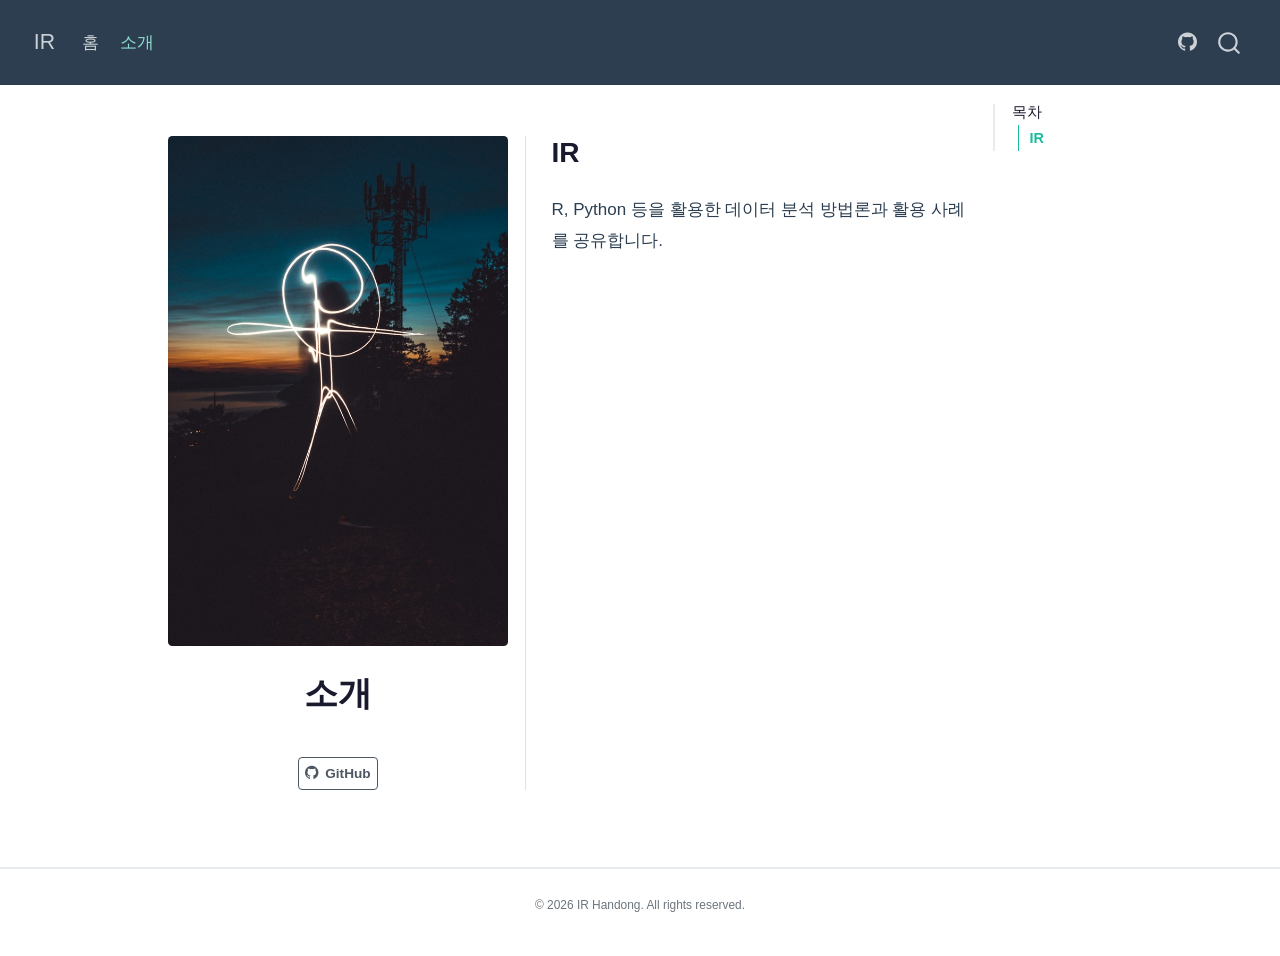
<file: docs/about.html>
<!DOCTYPE html>
<html xmlns="http://www.w3.org/1999/xhtml" lang="ko" xml:lang="ko"><head>

<meta charset="utf-8">
<meta name="generator" content="quarto-1.8.25">

<meta name="viewport" content="width=device-width, initial-scale=1.0, user-scalable=yes">


<title>소개 – IR</title>
<style>
code{white-space: pre-wrap;}
span.smallcaps{font-variant: small-caps;}
div.columns{display: flex; gap: min(4vw, 1.5em);}
div.column{flex: auto; overflow-x: auto;}
div.hanging-indent{margin-left: 1.5em; text-indent: -1.5em;}
ul.task-list{list-style: none;}
ul.task-list li input[type="checkbox"] {
  width: 0.8em;
  margin: 0 0.8em 0.2em -1em; /* quarto-specific, see https://github.com/quarto-dev/quarto-cli/issues/4556 */ 
  vertical-align: middle;
}
</style>


<script src="site_libs/quarto-nav/quarto-nav.js"></script>
<script src="site_libs/quarto-nav/headroom.min.js"></script>
<script src="site_libs/clipboard/clipboard.min.js"></script>
<script src="site_libs/quarto-search/autocomplete.umd.js"></script>
<script src="site_libs/quarto-search/fuse.min.js"></script>
<script src="site_libs/quarto-search/quarto-search.js"></script>
<meta name="quarto:offset" content="./">
<script src="site_libs/quarto-html/quarto.js" type="module"></script>
<script src="site_libs/quarto-html/tabsets/tabsets.js" type="module"></script>
<script src="site_libs/quarto-html/axe/axe-check.js" type="module"></script>
<script src="site_libs/quarto-html/popper.min.js"></script>
<script src="site_libs/quarto-html/tippy.umd.min.js"></script>
<link href="site_libs/quarto-html/tippy.css" rel="stylesheet">
<link href="site_libs/quarto-html/quarto-syntax-highlighting-7b89279ff1a6dce999919e0e67d4d9ec.css" rel="stylesheet" id="quarto-text-highlighting-styles">
<script src="site_libs/bootstrap/bootstrap.min.js"></script>
<link href="site_libs/bootstrap/bootstrap-icons.css" rel="stylesheet">
<link href="site_libs/bootstrap/bootstrap-926a63e701ac4db0197fb72e96ef5285.min.css" rel="stylesheet" append-hash="true" id="quarto-bootstrap" data-mode="light">
<script id="quarto-search-options" type="application/json">{
  "location": "navbar",
  "copy-button": false,
  "collapse-after": 3,
  "panel-placement": "end",
  "type": "overlay",
  "limit": 50,
  "keyboard-shortcut": [
    "f",
    "/",
    "s"
  ],
  "show-item-context": false,
  "language": {
    "search-no-results-text": "일치 없음",
    "search-matching-documents-text": "일치된 문서",
    "search-copy-link-title": "검색 링크 복사",
    "search-hide-matches-text": "추가 검색 결과 숨기기",
    "search-more-match-text": "추가 검색결과",
    "search-more-matches-text": "추가 검색결과",
    "search-clear-button-title": "제거",
    "search-text-placeholder": "",
    "search-detached-cancel-button-title": "취소",
    "search-submit-button-title": "검색",
    "search-label": "검색"
  }
}</script>


<link rel="stylesheet" href="styles.css">
</head>

<body class="nav-fixed quarto-light">

<div id="quarto-search-results"></div>
  <header id="quarto-header" class="headroom fixed-top">
    <nav class="navbar navbar-expand-lg " data-bs-theme="dark">
      <div class="navbar-container container-fluid">
      <div class="navbar-brand-container mx-auto">
    <a href="./index.html" class="navbar-brand navbar-brand-logo">
    </a>
    <a class="navbar-brand" href="./index.html">
    <span class="navbar-title">IR</span>
    </a>
  </div>
            <div id="quarto-search" class="" title="검색"></div>
          <button class="navbar-toggler" type="button" data-bs-toggle="collapse" data-bs-target="#navbarCollapse" aria-controls="navbarCollapse" role="menu" aria-expanded="false" aria-label="탐색 전환" onclick="if (window.quartoToggleHeadroom) { window.quartoToggleHeadroom(); }">
  <span class="navbar-toggler-icon"></span>
</button>
          <div class="collapse navbar-collapse" id="navbarCollapse">
            <ul class="navbar-nav navbar-nav-scroll me-auto">
  <li class="nav-item">
    <a class="nav-link" href="./index.html"> 
<span class="menu-text">홈</span></a>
  </li>  
  <li class="nav-item">
    <a class="nav-link active" href="./about.html" aria-current="page"> 
<span class="menu-text">소개</span></a>
  </li>  
</ul>
            <ul class="navbar-nav navbar-nav-scroll ms-auto">
  <li class="nav-item compact">
    <a class="nav-link" href="https://github.com/ir-handong"> <i class="bi bi-github" role="img">
</i> 
<span class="menu-text"></span></a>
  </li>  
</ul>
          </div> <!-- /navcollapse -->
            <div class="quarto-navbar-tools">
</div>
      </div> <!-- /container-fluid -->
    </nav>
</header>
<!-- content -->
<div id="quarto-content" class="quarto-container page-columns page-rows-contents page-layout-article page-navbar">
<!-- sidebar -->
<!-- margin-sidebar -->
    <div id="quarto-margin-sidebar" class="sidebar margin-sidebar">
        <nav id="TOC" role="doc-toc" class="toc-active">
    <h2 id="toc-title">목차</h2>
  <ul>
  <li><a href="#ir" id="toc-ir" class="nav-link active" data-scroll-target="#ir">IR</a></li>
  </ul>
</nav>
    </div>
<!-- main -->
<div class="quarto-about-trestles">
  <div class="about-entity">
    <img src="profile.jpg" class="about-image
  rounded " style="width: 20em;">
<header id="title-block-header" class="quarto-title-block default">
<div class="quarto-title">
<h1 class="title">소개</h1>
</div>
<div class="quarto-title-meta">
  </div>
</header>
    <div class="about-links">
  <a href="https://github.com/ir-handong" class="about-link" rel="" target="">
    <i class="bi bi-github"></i>
     <span class="about-link-text">GitHub</span>
  </a>
</div>
  </div>
  <div class="about-contents"><main class="content" id="quarto-document-content">

<section id="ir" class="level2">
<h2 data-anchor-id="ir">IR</h2>
<p>R, Python 등을 활용한 데이터 분석 방법론과 활용 사례를 공유합니다.</p>


</section>
</main></div>
</div>
 <!-- /main -->
<script id="quarto-html-after-body" type="application/javascript">
  window.document.addEventListener("DOMContentLoaded", function (event) {
    const isCodeAnnotation = (el) => {
      for (const clz of el.classList) {
        if (clz.startsWith('code-annotation-')) {                     
          return true;
        }
      }
      return false;
    }
    const onCopySuccess = function(e) {
      // button target
      const button = e.trigger;
      // don't keep focus
      button.blur();
      // flash "checked"
      button.classList.add('code-copy-button-checked');
      var currentTitle = button.getAttribute("title");
      button.setAttribute("title", "복사완료!");
      let tooltip;
      if (window.bootstrap) {
        button.setAttribute("data-bs-toggle", "tooltip");
        button.setAttribute("data-bs-placement", "left");
        button.setAttribute("data-bs-title", "복사완료!");
        tooltip = new bootstrap.Tooltip(button, 
          { trigger: "manual", 
            customClass: "code-copy-button-tooltip",
            offset: [0, -8]});
        tooltip.show();    
      }
      setTimeout(function() {
        if (tooltip) {
          tooltip.hide();
          button.removeAttribute("data-bs-title");
          button.removeAttribute("data-bs-toggle");
          button.removeAttribute("data-bs-placement");
        }
        button.setAttribute("title", currentTitle);
        button.classList.remove('code-copy-button-checked');
      }, 1000);
      // clear code selection
      e.clearSelection();
    }
    const getTextToCopy = function(trigger) {
      const outerScaffold = trigger.parentElement.cloneNode(true);
      const codeEl = outerScaffold.querySelector('code');
      for (const childEl of codeEl.children) {
        if (isCodeAnnotation(childEl)) {
          childEl.remove();
        }
      }
      return codeEl.innerText;
    }
    const clipboard = new window.ClipboardJS('.code-copy-button:not([data-in-quarto-modal])', {
      text: getTextToCopy
    });
    clipboard.on('success', onCopySuccess);
    if (window.document.getElementById('quarto-embedded-source-code-modal')) {
      const clipboardModal = new window.ClipboardJS('.code-copy-button[data-in-quarto-modal]', {
        text: getTextToCopy,
        container: window.document.getElementById('quarto-embedded-source-code-modal')
      });
      clipboardModal.on('success', onCopySuccess);
    }
      var localhostRegex = new RegExp(/^(?:http|https):\/\/localhost\:?[0-9]*\//);
      var mailtoRegex = new RegExp(/^mailto:/);
        var filterRegex = new RegExp("https:\/\/ir-handong\.github\.io");
      var isInternal = (href) => {
          return filterRegex.test(href) || localhostRegex.test(href) || mailtoRegex.test(href);
      }
      // Inspect non-navigation links and adorn them if external
     var links = window.document.querySelectorAll('a[href]:not(.nav-link):not(.navbar-brand):not(.toc-action):not(.sidebar-link):not(.sidebar-item-toggle):not(.pagination-link):not(.no-external):not([aria-hidden]):not(.dropdown-item):not(.quarto-navigation-tool):not(.about-link)');
      for (var i=0; i<links.length; i++) {
        const link = links[i];
        if (!isInternal(link.href)) {
          // undo the damage that might have been done by quarto-nav.js in the case of
          // links that we want to consider external
          if (link.dataset.originalHref !== undefined) {
            link.href = link.dataset.originalHref;
          }
        }
      }
    function tippyHover(el, contentFn, onTriggerFn, onUntriggerFn) {
      const config = {
        allowHTML: true,
        maxWidth: 500,
        delay: 100,
        arrow: false,
        appendTo: function(el) {
            return el.parentElement;
        },
        interactive: true,
        interactiveBorder: 10,
        theme: 'quarto',
        placement: 'bottom-start',
      };
      if (contentFn) {
        config.content = contentFn;
      }
      if (onTriggerFn) {
        config.onTrigger = onTriggerFn;
      }
      if (onUntriggerFn) {
        config.onUntrigger = onUntriggerFn;
      }
      window.tippy(el, config); 
    }
    const noterefs = window.document.querySelectorAll('a[role="doc-noteref"]');
    for (var i=0; i<noterefs.length; i++) {
      const ref = noterefs[i];
      tippyHover(ref, function() {
        // use id or data attribute instead here
        let href = ref.getAttribute('data-footnote-href') || ref.getAttribute('href');
        try { href = new URL(href).hash; } catch {}
        const id = href.replace(/^#\/?/, "");
        const note = window.document.getElementById(id);
        if (note) {
          return note.innerHTML;
        } else {
          return "";
        }
      });
    }
    const xrefs = window.document.querySelectorAll('a.quarto-xref');
    const processXRef = (id, note) => {
      // Strip column container classes
      const stripColumnClz = (el) => {
        el.classList.remove("page-full", "page-columns");
        if (el.children) {
          for (const child of el.children) {
            stripColumnClz(child);
          }
        }
      }
      stripColumnClz(note)
      if (id === null || id.startsWith('sec-')) {
        // Special case sections, only their first couple elements
        const container = document.createElement("div");
        if (note.children && note.children.length > 2) {
          container.appendChild(note.children[0].cloneNode(true));
          for (let i = 1; i < note.children.length; i++) {
            const child = note.children[i];
            if (child.tagName === "P" && child.innerText === "") {
              continue;
            } else {
              container.appendChild(child.cloneNode(true));
              break;
            }
          }
          if (window.Quarto?.typesetMath) {
            window.Quarto.typesetMath(container);
          }
          return container.innerHTML
        } else {
          if (window.Quarto?.typesetMath) {
            window.Quarto.typesetMath(note);
          }
          return note.innerHTML;
        }
      } else {
        // Remove any anchor links if they are present
        const anchorLink = note.querySelector('a.anchorjs-link');
        if (anchorLink) {
          anchorLink.remove();
        }
        if (window.Quarto?.typesetMath) {
          window.Quarto.typesetMath(note);
        }
        if (note.classList.contains("callout")) {
          return note.outerHTML;
        } else {
          return note.innerHTML;
        }
      }
    }
    for (var i=0; i<xrefs.length; i++) {
      const xref = xrefs[i];
      tippyHover(xref, undefined, function(instance) {
        instance.disable();
        let url = xref.getAttribute('href');
        let hash = undefined; 
        if (url.startsWith('#')) {
          hash = url;
        } else {
          try { hash = new URL(url).hash; } catch {}
        }
        if (hash) {
          const id = hash.replace(/^#\/?/, "");
          const note = window.document.getElementById(id);
          if (note !== null) {
            try {
              const html = processXRef(id, note.cloneNode(true));
              instance.setContent(html);
            } finally {
              instance.enable();
              instance.show();
            }
          } else {
            // See if we can fetch this
            fetch(url.split('#')[0])
            .then(res => res.text())
            .then(html => {
              const parser = new DOMParser();
              const htmlDoc = parser.parseFromString(html, "text/html");
              const note = htmlDoc.getElementById(id);
              if (note !== null) {
                const html = processXRef(id, note);
                instance.setContent(html);
              } 
            }).finally(() => {
              instance.enable();
              instance.show();
            });
          }
        } else {
          // See if we can fetch a full url (with no hash to target)
          // This is a special case and we should probably do some content thinning / targeting
          fetch(url)
          .then(res => res.text())
          .then(html => {
            const parser = new DOMParser();
            const htmlDoc = parser.parseFromString(html, "text/html");
            const note = htmlDoc.querySelector('main.content');
            if (note !== null) {
              // This should only happen for chapter cross references
              // (since there is no id in the URL)
              // remove the first header
              if (note.children.length > 0 && note.children[0].tagName === "HEADER") {
                note.children[0].remove();
              }
              const html = processXRef(null, note);
              instance.setContent(html);
            } 
          }).finally(() => {
            instance.enable();
            instance.show();
          });
        }
      }, function(instance) {
      });
    }
        let selectedAnnoteEl;
        const selectorForAnnotation = ( cell, annotation) => {
          let cellAttr = 'data-code-cell="' + cell + '"';
          let lineAttr = 'data-code-annotation="' +  annotation + '"';
          const selector = 'span[' + cellAttr + '][' + lineAttr + ']';
          return selector;
        }
        const selectCodeLines = (annoteEl) => {
          const doc = window.document;
          const targetCell = annoteEl.getAttribute("data-target-cell");
          const targetAnnotation = annoteEl.getAttribute("data-target-annotation");
          const annoteSpan = window.document.querySelector(selectorForAnnotation(targetCell, targetAnnotation));
          const lines = annoteSpan.getAttribute("data-code-lines").split(",");
          const lineIds = lines.map((line) => {
            return targetCell + "-" + line;
          })
          let top = null;
          let height = null;
          let parent = null;
          if (lineIds.length > 0) {
              //compute the position of the single el (top and bottom and make a div)
              const el = window.document.getElementById(lineIds[0]);
              top = el.offsetTop;
              height = el.offsetHeight;
              parent = el.parentElement.parentElement;
            if (lineIds.length > 1) {
              const lastEl = window.document.getElementById(lineIds[lineIds.length - 1]);
              const bottom = lastEl.offsetTop + lastEl.offsetHeight;
              height = bottom - top;
            }
            if (top !== null && height !== null && parent !== null) {
              // cook up a div (if necessary) and position it 
              let div = window.document.getElementById("code-annotation-line-highlight");
              if (div === null) {
                div = window.document.createElement("div");
                div.setAttribute("id", "code-annotation-line-highlight");
                div.style.position = 'absolute';
                parent.appendChild(div);
              }
              div.style.top = top - 2 + "px";
              div.style.height = height + 4 + "px";
              div.style.left = 0;
              let gutterDiv = window.document.getElementById("code-annotation-line-highlight-gutter");
              if (gutterDiv === null) {
                gutterDiv = window.document.createElement("div");
                gutterDiv.setAttribute("id", "code-annotation-line-highlight-gutter");
                gutterDiv.style.position = 'absolute';
                const codeCell = window.document.getElementById(targetCell);
                const gutter = codeCell.querySelector('.code-annotation-gutter');
                gutter.appendChild(gutterDiv);
              }
              gutterDiv.style.top = top - 2 + "px";
              gutterDiv.style.height = height + 4 + "px";
            }
            selectedAnnoteEl = annoteEl;
          }
        };
        const unselectCodeLines = () => {
          const elementsIds = ["code-annotation-line-highlight", "code-annotation-line-highlight-gutter"];
          elementsIds.forEach((elId) => {
            const div = window.document.getElementById(elId);
            if (div) {
              div.remove();
            }
          });
          selectedAnnoteEl = undefined;
        };
          // Handle positioning of the toggle
      window.addEventListener(
        "resize",
        throttle(() => {
          elRect = undefined;
          if (selectedAnnoteEl) {
            selectCodeLines(selectedAnnoteEl);
          }
        }, 10)
      );
      function throttle(fn, ms) {
      let throttle = false;
      let timer;
        return (...args) => {
          if(!throttle) { // first call gets through
              fn.apply(this, args);
              throttle = true;
          } else { // all the others get throttled
              if(timer) clearTimeout(timer); // cancel #2
              timer = setTimeout(() => {
                fn.apply(this, args);
                timer = throttle = false;
              }, ms);
          }
        };
      }
        // Attach click handler to the DT
        const annoteDls = window.document.querySelectorAll('dt[data-target-cell]');
        for (const annoteDlNode of annoteDls) {
          annoteDlNode.addEventListener('click', (event) => {
            const clickedEl = event.target;
            if (clickedEl !== selectedAnnoteEl) {
              unselectCodeLines();
              const activeEl = window.document.querySelector('dt[data-target-cell].code-annotation-active');
              if (activeEl) {
                activeEl.classList.remove('code-annotation-active');
              }
              selectCodeLines(clickedEl);
              clickedEl.classList.add('code-annotation-active');
            } else {
              // Unselect the line
              unselectCodeLines();
              clickedEl.classList.remove('code-annotation-active');
            }
          });
        }
    const findCites = (el) => {
      const parentEl = el.parentElement;
      if (parentEl) {
        const cites = parentEl.dataset.cites;
        if (cites) {
          return {
            el,
            cites: cites.split(' ')
          };
        } else {
          return findCites(el.parentElement)
        }
      } else {
        return undefined;
      }
    };
    var bibliorefs = window.document.querySelectorAll('a[role="doc-biblioref"]');
    for (var i=0; i<bibliorefs.length; i++) {
      const ref = bibliorefs[i];
      const citeInfo = findCites(ref);
      if (citeInfo) {
        tippyHover(citeInfo.el, function() {
          var popup = window.document.createElement('div');
          citeInfo.cites.forEach(function(cite) {
            var citeDiv = window.document.createElement('div');
            citeDiv.classList.add('hanging-indent');
            citeDiv.classList.add('csl-entry');
            var biblioDiv = window.document.getElementById('ref-' + cite);
            if (biblioDiv) {
              citeDiv.innerHTML = biblioDiv.innerHTML;
            }
            popup.appendChild(citeDiv);
          });
          return popup.innerHTML;
        });
      }
    }
  });
  </script>
</div> <!-- /content -->
<footer class="footer">
  <div class="nav-footer">
    <div class="nav-footer-left">
      &nbsp;
    </div>   
    <div class="nav-footer-center">
<p>© 2026 IR Handong. All rights reserved.</p>
</div>
    <div class="nav-footer-right">
      &nbsp;
    </div>
  </div>
</footer>




</body></html>
</file>
<file: docs/site_libs/quarto-html/tippy.css>
.tippy-box[data-animation=fade][data-state=hidden]{opacity:0}[data-tippy-root]{max-width:calc(100vw - 10px)}.tippy-box{position:relative;background-color:#333;color:#fff;border-radius:4px;font-size:14px;line-height:1.4;white-space:normal;outline:0;transition-property:transform,visibility,opacity}.tippy-box[data-placement^=top]>.tippy-arrow{bottom:0}.tippy-box[data-placement^=top]>.tippy-arrow:before{bottom:-7px;left:0;border-width:8px 8px 0;border-top-color:initial;transform-origin:center top}.tippy-box[data-placement^=bottom]>.tippy-arrow{top:0}.tippy-box[data-placement^=bottom]>.tippy-arrow:before{top:-7px;left:0;border-width:0 8px 8px;border-bottom-color:initial;transform-origin:center bottom}.tippy-box[data-placement^=left]>.tippy-arrow{right:0}.tippy-box[data-placement^=left]>.tippy-arrow:before{border-width:8px 0 8px 8px;border-left-color:initial;right:-7px;transform-origin:center left}.tippy-box[data-placement^=right]>.tippy-arrow{left:0}.tippy-box[data-placement^=right]>.tippy-arrow:before{left:-7px;border-width:8px 8px 8px 0;border-right-color:initial;transform-origin:center right}.tippy-box[data-inertia][data-state=visible]{transition-timing-function:cubic-bezier(.54,1.5,.38,1.11)}.tippy-arrow{width:16px;height:16px;color:#333}.tippy-arrow:before{content:"";position:absolute;border-color:transparent;border-style:solid}.tippy-content{position:relative;padding:5px 9px;z-index:1}
</file>
<file: docs/site_libs/quarto-html/quarto-syntax-highlighting-7b89279ff1a6dce999919e0e67d4d9ec.css>
/* quarto syntax highlight colors */
:root {
  --quarto-hl-ot-color: #003B4F;
  --quarto-hl-at-color: #657422;
  --quarto-hl-ss-color: #20794D;
  --quarto-hl-an-color: #5E5E5E;
  --quarto-hl-fu-color: #4758AB;
  --quarto-hl-st-color: #20794D;
  --quarto-hl-cf-color: #003B4F;
  --quarto-hl-op-color: #5E5E5E;
  --quarto-hl-er-color: #AD0000;
  --quarto-hl-bn-color: #AD0000;
  --quarto-hl-al-color: #AD0000;
  --quarto-hl-va-color: #111111;
  --quarto-hl-bu-color: inherit;
  --quarto-hl-ex-color: inherit;
  --quarto-hl-pp-color: #AD0000;
  --quarto-hl-in-color: #5E5E5E;
  --quarto-hl-vs-color: #20794D;
  --quarto-hl-wa-color: #5E5E5E;
  --quarto-hl-do-color: #5E5E5E;
  --quarto-hl-im-color: #00769E;
  --quarto-hl-ch-color: #20794D;
  --quarto-hl-dt-color: #AD0000;
  --quarto-hl-fl-color: #AD0000;
  --quarto-hl-co-color: #5E5E5E;
  --quarto-hl-cv-color: #5E5E5E;
  --quarto-hl-cn-color: #8f5902;
  --quarto-hl-sc-color: #5E5E5E;
  --quarto-hl-dv-color: #AD0000;
  --quarto-hl-kw-color: #003B4F;
}

/* other quarto variables */
:root {
  --quarto-font-monospace: SFMono-Regular, Menlo, Monaco, Consolas, "Liberation Mono", "Courier New", monospace;
}

/* syntax highlight based on Pandoc's rules */
pre > code.sourceCode > span {
  color: #003B4F;
}

code.sourceCode > span {
  color: #003B4F;
}

div.sourceCode,
div.sourceCode pre.sourceCode {
  color: #003B4F;
}

/* Normal */
code span {
  color: #003B4F;
}

/* Alert */
code span.al {
  color: #AD0000;
  font-style: inherit;
}

/* Annotation */
code span.an {
  color: #5E5E5E;
  font-style: inherit;
}

/* Attribute */
code span.at {
  color: #657422;
  font-style: inherit;
}

/* BaseN */
code span.bn {
  color: #AD0000;
  font-style: inherit;
}

/* BuiltIn */
code span.bu {
  font-style: inherit;
}

/* ControlFlow */
code span.cf {
  color: #003B4F;
  font-weight: bold;
  font-style: inherit;
}

/* Char */
code span.ch {
  color: #20794D;
  font-style: inherit;
}

/* Constant */
code span.cn {
  color: #8f5902;
  font-style: inherit;
}

/* Comment */
code span.co {
  color: #5E5E5E;
  font-style: inherit;
}

/* CommentVar */
code span.cv {
  color: #5E5E5E;
  font-style: italic;
}

/* Documentation */
code span.do {
  color: #5E5E5E;
  font-style: italic;
}

/* DataType */
code span.dt {
  color: #AD0000;
  font-style: inherit;
}

/* DecVal */
code span.dv {
  color: #AD0000;
  font-style: inherit;
}

/* Error */
code span.er {
  color: #AD0000;
  font-style: inherit;
}

/* Extension */
code span.ex {
  font-style: inherit;
}

/* Float */
code span.fl {
  color: #AD0000;
  font-style: inherit;
}

/* Function */
code span.fu {
  color: #4758AB;
  font-style: inherit;
}

/* Import */
code span.im {
  color: #00769E;
  font-style: inherit;
}

/* Information */
code span.in {
  color: #5E5E5E;
  font-style: inherit;
}

/* Keyword */
code span.kw {
  color: #003B4F;
  font-weight: bold;
  font-style: inherit;
}

/* Operator */
code span.op {
  color: #5E5E5E;
  font-style: inherit;
}

/* Other */
code span.ot {
  color: #003B4F;
  font-style: inherit;
}

/* Preprocessor */
code span.pp {
  color: #AD0000;
  font-style: inherit;
}

/* SpecialChar */
code span.sc {
  color: #5E5E5E;
  font-style: inherit;
}

/* SpecialString */
code span.ss {
  color: #20794D;
  font-style: inherit;
}

/* String */
code span.st {
  color: #20794D;
  font-style: inherit;
}

/* Variable */
code span.va {
  color: #111111;
  font-style: inherit;
}

/* VerbatimString */
code span.vs {
  color: #20794D;
  font-style: inherit;
}

/* Warning */
code span.wa {
  color: #5E5E5E;
  font-style: italic;
}

.prevent-inlining {
  content: "</";
}

/*# sourceMappingURL=3944bc705cfaf4c80e56f77c5205168a.css.map */
</file>
<file: docs/styles.css>
/* ===== IR Handong Blog - Custom Styles ===== */

/* Quarto 1.8.25 listing bug fixes */
/* ::: rendered as <p>:::</p> */
#quarto-content .quarto-listing-container p:has(+ div),
#quarto-content .quarto-listing-container > p,
.quarto-grid-item p:last-child,
.quarto-listing-container p {
  display: none;
}
.quarto-listing-container .card-text p,
.quarto-listing-container .listing-description p {
  display: block;
}
/* Date rendered as <ol> instead of text */
.quarto-grid-item .listing-date ol {
  list-style: none;
  padding: 0;
  margin: 0;
  display: none;
}

/* --- Typography --- */
body {
  font-family: "Pretendard", "Apple SD Gothic Neo", "Malgun Gothic", sans-serif;
  color: #2c3e50;
  line-height: 1.8;
}

h1, h2, h3, h4, h5, h6 {
  font-weight: 700;
  color: #1a1a2e;
}

/* --- Navbar: flatly 테마 기본값 사용 --- */

/* --- Homepage Title: 기본값 사용 --- */

/* --- Post Cards --- */
.quarto-grid-item {
  border: 1px solid #e9ecef !important;
  border-radius: 12px !important;
  overflow: hidden;
  transition: transform 0.2s ease, box-shadow 0.2s ease;
}

.quarto-grid-item:hover {
  transform: translateY(-4px);
  box-shadow: 0 8px 25px rgba(0, 0, 0, 0.08);
}

.quarto-grid-item .card-body {
  padding: 1.5rem !important;
}

.quarto-grid-item .card-title {
  font-size: 1.15rem;
  font-weight: 700;
  color: #1a1a2e;
  line-height: 1.4;
}

.quarto-grid-item .card-text {
  color: #6c757d;
  font-size: 0.9rem;
}

.quarto-grid-item .listing-categories .listing-category {
  background-color: #e8f4f8;
  color: #0f3460;
  border: none;
  border-radius: 20px;
  padding: 0.2rem 0.8rem;
  font-size: 0.75rem;
  font-weight: 600;
}

/* --- Article Page --- */
.quarto-title {
  margin-bottom: 1.5rem;
}

.quarto-title .title {
  font-size: 2rem;
  line-height: 1.3;
}

.quarto-title .quarto-categories .quarto-category {
  background-color: #e8f4f8;
  color: #0f3460;
  border: none;
  border-radius: 20px;
  padding: 0.25rem 0.9rem;
  font-weight: 600;
}

/* --- Code Blocks --- */
pre.sourceCode {
  border: 1px solid #e9ecef;
  border-radius: 8px;
  background-color: #f8f9fa !important;
  padding: 1rem;
  font-size: 0.88rem;
}

code {
  font-family: "Fira Code", "D2Coding", monospace;
}

div.sourceCode {
  border-radius: 8px;
  margin: 1.2rem 0;
}

/* --- Tables --- */
.table {
  border-radius: 8px;
  overflow: hidden;
}

.table thead th {
  background-color: #1a1a2e;
  color: white;
  font-weight: 600;
  border: none;
  padding: 0.75rem 1rem;
}

.table tbody td {
  padding: 0.65rem 1rem;
  border-color: #e9ecef;
}

.table-striped tbody tr:nth-of-type(odd) {
  background-color: #f8f9fa;
}

/* --- TOC --- */
.sidebar nav[role="doc-toc"] {
  border-left: 2px solid #e9ecef;
  padding-left: 1rem;
}

.sidebar nav[role="doc-toc"] a {
  color: #6c757d;
  font-size: 0.85rem;
  text-decoration: none;
}

.sidebar nav[role="doc-toc"] a:hover,
.sidebar nav[role="doc-toc"] a.active {
  color: #0f3460;
  font-weight: 600;
}

/* --- Footer --- */
.nav-footer {
  border-top: 2px solid #e9ecef;
  padding: 1.5rem 0;
  color: #6c757d;
  font-size: 0.85rem;
}

/* --- About Page --- */
.about-entity .about-link {
  border-radius: 20px;
  font-weight: 600;
}

/* --- Responsiveness --- */
@media (max-width: 768px) {
  .quarto-title-banner .title {
    font-size: 1.6rem !important;
  }

  .quarto-grid-item .card-body {
    padding: 1rem !important;
  }
}
</file>
